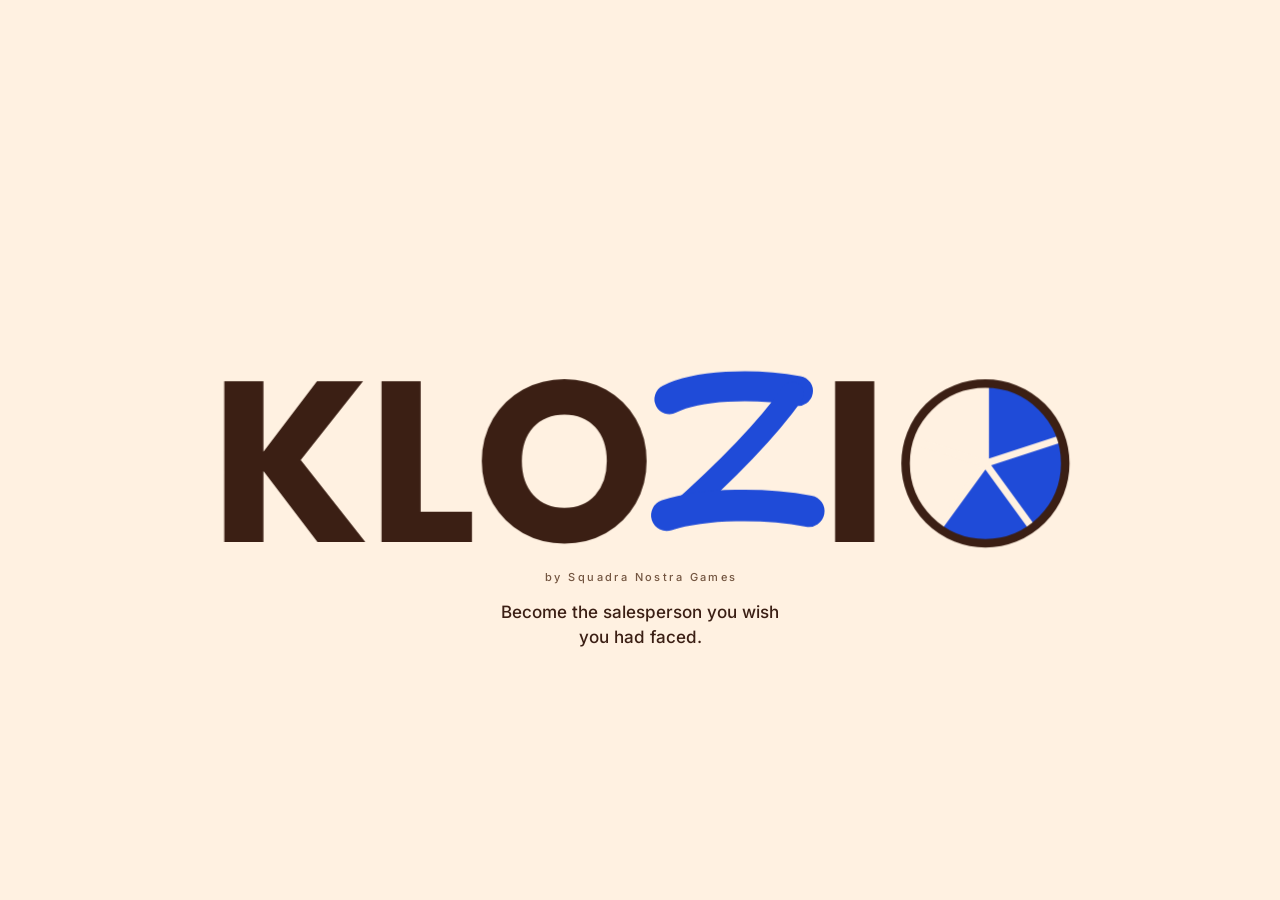
<file: index.html>
<!doctype html>
<html lang="fr" data-static="fr">
<head>
<meta charset="utf-8">
<meta name="viewport" content="width=device-width,initial-scale=1,viewport-fit=cover">
<meta name="theme-color" content="#FFF1E1">
<meta name="color-scheme" content="light dark">
<title>KLOZIO</title>
<link rel="icon" href="assets/icons/favicon-32.png" sizes="32x32" type="image/png">
<link rel="icon" href="public/brand/klozio_z_bleu.svg" type="image/svg+xml">
<link rel="manifest" href="manifest.webmanifest">
<link rel="apple-touch-icon" href="assets/icons/apple-touch-icon.png">
<meta name="apple-mobile-web-app-capable" content="yes">
<meta name="apple-mobile-web-app-status-bar-style" content="default">
<meta name="description" content="Jeu mobile de simulation de vente B2B">
<meta property="og:type" content="website">
<meta property="og:site_name" content="KLOZIO">
<meta property="og:title" content="KLOZIO">
<meta property="og:description" content="Deviens le commercial que tu aurais voulu avoir en face.">
<meta property="og:url" content="https://klozio.app/">
<meta property="og:image" content="https://klozio.app/public/brand/og.png">
<meta property="og:image:width" content="1200">
<meta property="og:image:height" content="630">
<meta property="og:image:alt" content="KLOZIO">
<meta name="twitter:card" content="summary_large_image">
<link rel="preload" href="assets/fonts/outfit-latin.woff2" as="font" type="font/woff2" crossorigin>
<link rel="preload" href="assets/fonts/inter-latin.woff2" as="font" type="font/woff2" crossorigin>
<style id="tokens">:root{--bg:#FFF1E1;--surface:#FFFFFF;--surface-2:#FBE6CF;--line:#EBD3B8;--line-strong:#3B1F14;--fg:#3B1F14;--muted:#735540;--accent:#1F4BD8;--accent-ink:#FFF1E1;--good:#1F4BD8;--mid:#F5A341;--bad:#F26B3A;--skill-ink:#FFF1E1;--hot:#F26B3A;--cold:#8FA8EC;--delta-up:#DCE5FB;--delta-down:#FCE0D6;--sig:#1F4BD8;--stage-p:#1F4BD8;--stage-q:#1F4BD8;--stage-pr:#1F4BD8;--stage-n:#1F4BD8;--stage-c:#1F4BD8;--r-xs:4px;--r-s:7px;--r-m:8px;--r-ml:10px;--r-l:12px;--r-xl:14px;--r-2xl:16px;--r-3xl:20px;--r-pill:999px;--r-round:50%;--shadow-card:0 1px 2px color-mix(in srgb,var(--fg) 8%,transparent);--shadow-marker:0 1px 3px color-mix(in srgb,var(--fg) 35%,transparent);--shadow-edge:0 8px 8px -8px color-mix(in srgb,var(--fg) 25%,transparent);--shadow-float:0 6px 20px color-mix(in srgb,var(--fg) 20%,transparent);--ease:cubic-bezier(0.32, 0.72, 0, 1);--ease-splash-out:cubic-bezier(.22,1,.36,1);--ease-splash-inout:cubic-bezier(.65,0,.35,1);--ease-splash-pop:cubic-bezier(.34,1.4,.64,1);--dur-switch:150ms;--dur-toast:200ms;--dur-boot:250ms;color-scheme:light dark}</style>
<link rel="stylesheet" href="src/ui/fonts.css">
<link rel="stylesheet" href="src/ui/app.css">
<link rel="preload" href="i18n/fr.json" as="fetch" crossorigin>
<link rel="modulepreload" href="src/main.js">
<link rel="modulepreload" href="src/config.js">
<link rel="modulepreload" href="src/content/editions/index.js">
<link rel="modulepreload" href="src/content/texts.js">
<link rel="modulepreload" href="src/core/price.js">
<link rel="modulepreload" href="src/core/lang.js">
<link rel="modulepreload" href="src/core/save.js">
<link rel="modulepreload" href="src/core/router.js">
<link rel="modulepreload" href="src/ui/theme.js">
<link rel="modulepreload" href="src/ui/tokens.js">
<link rel="modulepreload" href="src/ui/splash.js">
<link rel="modulepreload" href="src/game/daily.js">
<link rel="modulepreload" href="src/core/rng.js">
<link rel="modulepreload" href="src/ui/dom.js">
<link rel="modulepreload" href="src/ui/screens/home.js">
<link rel="modulepreload" href="src/content/contact.js">
<link rel="modulepreload" href="src/ui/wheel.js">
<link rel="modulepreload" href="src/ui/feel.js">
<link rel="modulepreload" href="src/ui/icons.js">
<link rel="modulepreload" href="src/game/progress.js">
<link rel="modulepreload" href="src/ui/revenue.js">
<link rel="modulepreload" href="src/ui/screens/campaign.js">
<link rel="modulepreload" href="src/ui/illustrations.js">
<link rel="modulepreload" href="src/game/campaign.js">
<link rel="modulepreload" href="src/ui/screens/first-visit.js">
<link rel="modulepreload" href="src/access/team.js">
<link rel="modulepreload" href="src/access/client.js">
<link rel="modulepreload" href="src/ui/screens/team.js">
<link rel="modulepreload" href="src/ui/lang.js">
<link rel="modulepreload" href="src/ui/screens/home-desktop.js">
<link rel="modulepreload" href="src/game/pacing.js">
<link rel="modulepreload" href="src/game/duel.js">
<link rel="modulepreload" href="src/game/deal.js">
<link rel="modulepreload" href="src/ui/screens/hero-home.js">
<link rel="modulepreload" href="src/content/hero.js">
<link rel="modulepreload" href="src/ui/hero.js">
<link rel="modulepreload" href="src/ui/desktop.js">
<link rel="modulepreload" href="src/core/play.js">
<link rel="modulepreload" href="src/audio/sound.js">
<link rel="modulepreload" href="src/ui/toast.js">
<link rel="modulepreload" href="src/measure/beacon.js">
<link rel="modulepreload" href="src/content/editions/ae/edition.js">
<link rel="modulepreload" href="src/content/editions/ae/texts.js">
<!-- M22 : html.js (le héros de l'accueil ne s'anime qu'avec JavaScript). Écran de démarrage (html.boot-on) : seulement
     si le premier écran publié (héros statique, data-static, écrit par npm run dist) n'est pas celui que le jeu va
     dessiner : visite suivante, autre édition ou autre langue, lien profond, ou pas de héros statique (développement).
     Même choix de langue que src/core/lang.js pickLang. Retiré par src/main.js (au moins config.splash.bootMinMs, ou
     jusqu'au chargement). Sans script : pas d'écran de démarrage, le héros statique se lit tel quel. -->
<script>(function(d){d.classList.add('js');var ok=false;try{var s=d.getAttribute('data-static'),q=new URLSearchParams(location.search),L=['fr','en'],
g=function(k){return JSON.parse(localStorage.getItem(k)||'null')},p=g('klozio.prefs.v1')||{},c=function(l){return L.indexOf(l)>=0?l:null},
l=c(d.getAttribute('data-lang'))||c(q.get('lang'))||c(p.lang)||c(q.get('from'))||(/^en/i.test(navigator.language||'')?'en':'fr'),
e=p.edition||'ae',v=g('klozio.'+e+'.save.v1');ok=!!s&&s===l&&e==='ae'&&!(v&&v.deals&&v.deals.length)&&!g('klozio.save.v1')&&!g('klozio.sales.v1')
&&!q.has('deal')&&!q.has('defi')&&!q.has('code')}catch(x){}if(!ok)d.classList.add('boot-on')})(document.documentElement)</script>
<style>.boot{position:fixed;inset:0;z-index:15;display:none;place-items:center;background:#FFF1E1;transition:opacity .25s}
.boot-on .boot{display:grid}.boot img{width:72vw;max-width:440px;height:auto}.boot.out{opacity:0;pointer-events:none}</style>
</head>
<body>
<div class="boot" id="boot" aria-hidden="true"><img src="public/brand/klozio_wordmark_chocolat_bleu.svg" alt="" width="475" height="156"></div>
<main class="app static" id="app"><div class="home-top"><h1 class="wordmark"><img src="public/brand/klozio_wordmark_chocolat_bleu.svg" alt="KLOZIO" width="475" height="156"></h1></div><div class="hero-page"><h2 class="hero-title" id="fv-title">Ton premier deal. 3 minutes. Tu signes ou tu perds.</h2><section class="card hero" aria-label="Une décision du jeu" data-hero="no-show"><div class="hero-top"><span class="eyebrow">Le no-show</span><span class="hero-temp">Température du deal<b class="mono hero-num">40</b><span class="delta up hero-delta" aria-hidden="true"></span></span></div><p class="hero-who">Directrice marketing · groupe agroalimentaire</p><p class="hero-ctx">Elle a accepté un rendez-vous pris par votre SDR. Vous ne l'avez jamais eue en direct.</p><h3 class="hero-ask" id="hero-ask">Que faites-vous avant le rendez-vous ?</h3><div class="opts hero-opts" role="group" aria-labelledby="hero-ask"><button class="opt hero-opt" type="button" data-i="0" aria-label="Option 1 : Vous préparez la démo à partir des notes du SDR, qui semblent complètes et bien détaillées."><span class="num" aria-hidden="true">1</span><span class="txt">Vous préparez la démo à partir des notes du SDR, qui semblent complètes et bien détaillées.</span></button><button class="opt hero-opt" type="button" data-i="1" aria-label="Option 2 : Vous lui écrivez vous-même, avec une question sur un lancement récent, pour créer un lien."><span class="num" aria-hidden="true">2</span><span class="txt">Vous lui écrivez vous-même, avec une question sur un lancement récent, pour créer un lien.</span></button><button class="opt hero-opt" type="button" data-i="2" aria-label="Option 3 : Vous attendez le rendez-vous : elle a accepté l'invitation dans son agenda, c'est acquis."><span class="num" aria-hidden="true">3</span><span class="txt">Vous attendez le rendez-vous : elle a accepté l'invitation dans son agenda, c'est acquis.</span></button></div><div class="hero-verdict" aria-live="polite"></div><p class="hero-note">Exemple · deal gratuit</p></section><div class="hero-actions"><button class="cta hero-play" type="button">Jouer</button><div class="cred-slot"><p class="cred">200 situations concrètes, écrites par un VP Sales, 20 ans de terrain.</p></div><button class="link fv-all" type="button">Voir tous les deals</button></div></div></main>
<script type="module" src="src/main.js"></script>
</body>
</html>
</file>
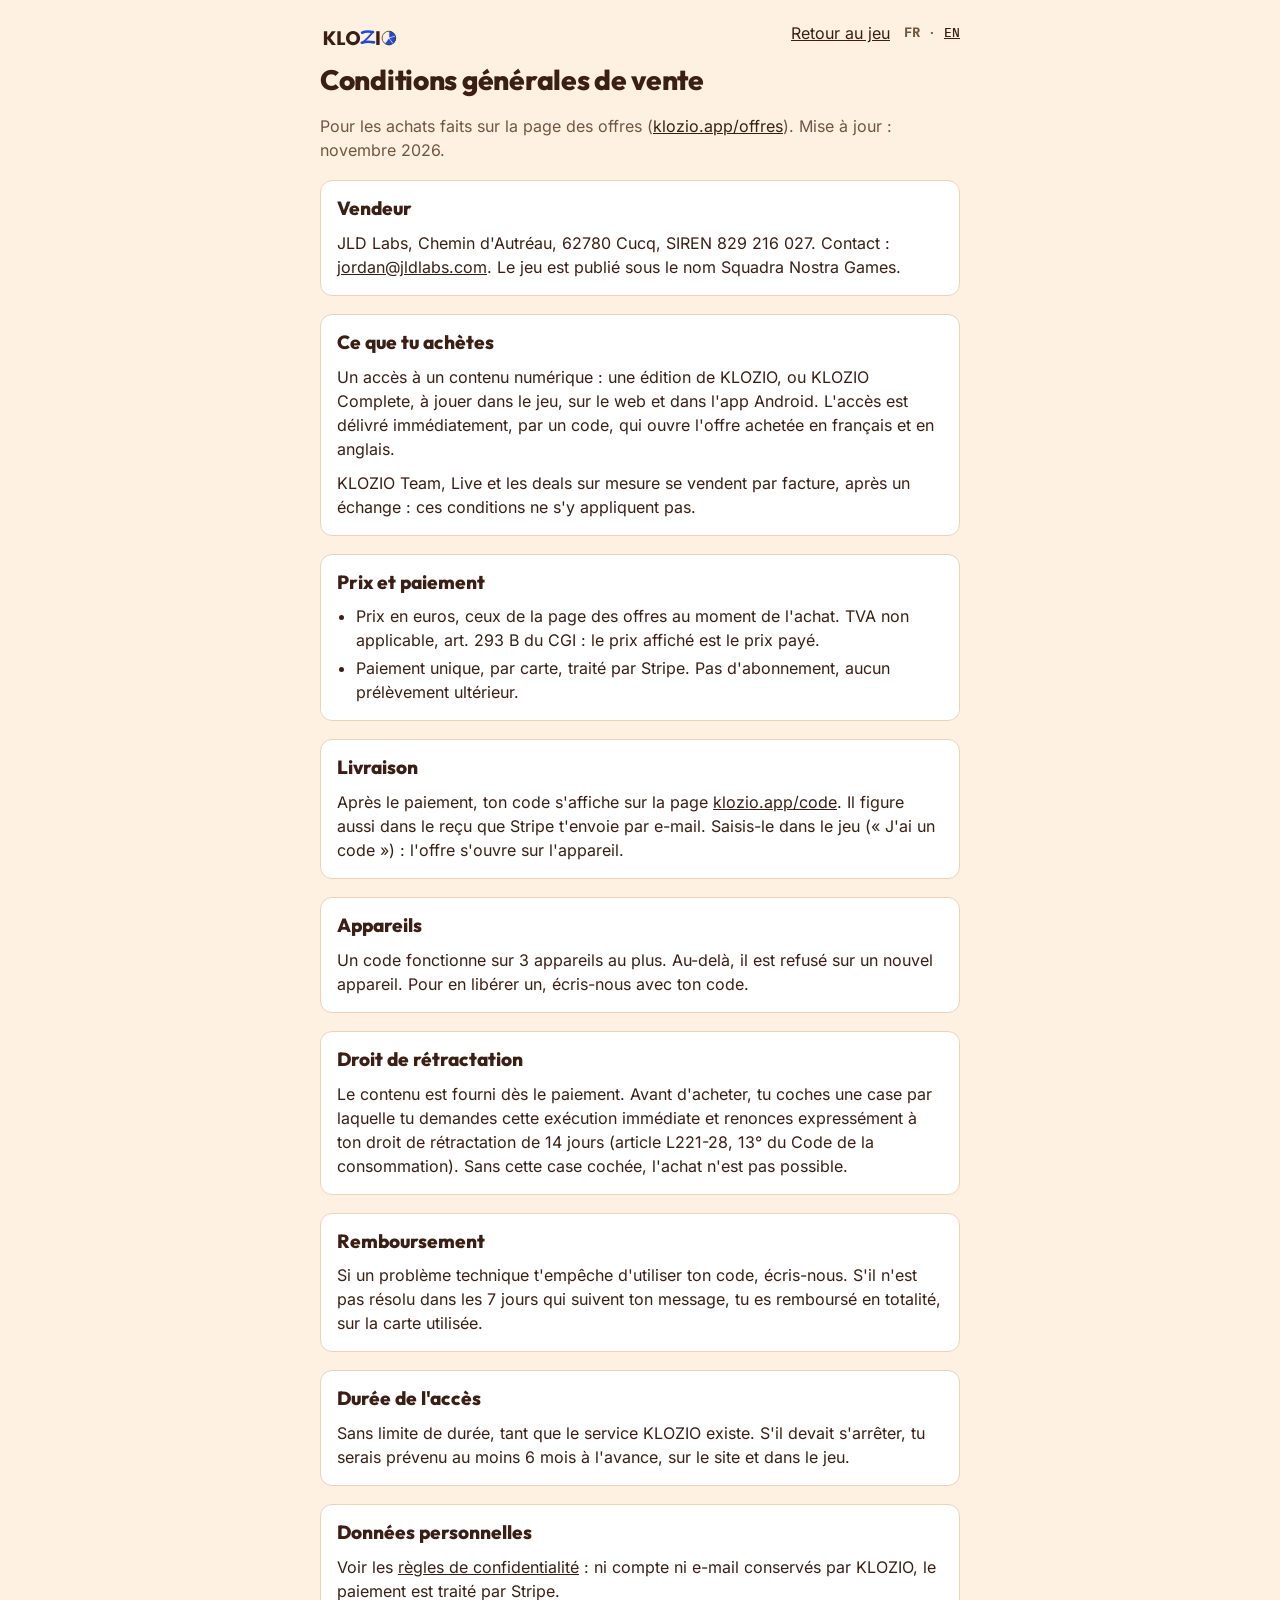
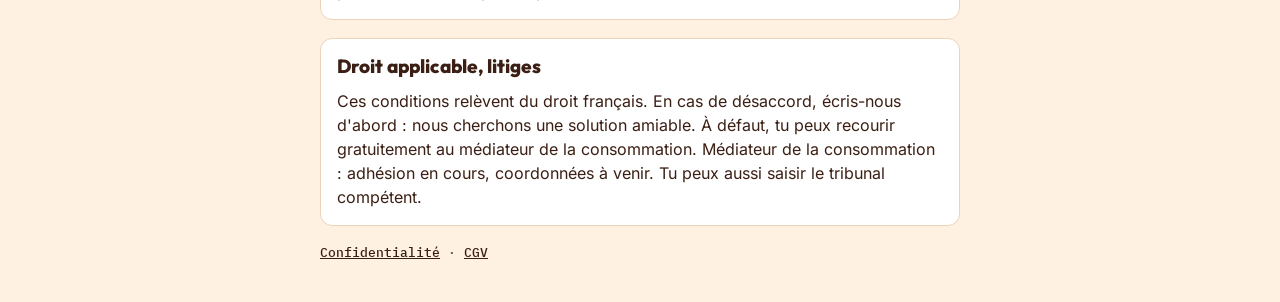
<file: cgv/index.html>
<!doctype html>
<html lang="fr">
<head>
<meta charset="utf-8">
<meta name="viewport" content="width=device-width,initial-scale=1,viewport-fit=cover">
<title>KLOZIO · Conditions générales de vente</title>
<meta name="description" content="Conditions générales de vente des offres KLOZIO, vendues par JLD Labs.">
<meta name="theme-color" content="#FFF1E1">
<link rel="icon" href="../assets/icons/favicon-32.png" sizes="32x32">
<link rel="stylesheet" href="../src/ui/fonts.css">
<!-- Généré par scripts/confidentialite.js (npm run dist) depuis i18n/fr.json. -->
<style>
:root{--bg:#FFF1E1;--surface:#FFFFFF;--line:#EBD3B8;--fg:#3B1F14;--muted:#735540;--accent:#1F4BD8;
  --display:"Outfit",ui-sans-serif,system-ui,sans-serif;--body:"Inter",ui-sans-serif,system-ui,sans-serif;--mono:"IBM Plex Mono",ui-monospace,Menlo,monospace}
*{box-sizing:border-box}
html{-webkit-text-size-adjust:100%;text-size-adjust:100%}
body{margin:0;background:var(--bg);color:var(--fg);font:400 16px/1.5 var(--body);padding:0 max(16px,env(safe-area-inset-right,0px)) 0 max(16px,env(safe-area-inset-left,0px))}
main{max-width:640px;margin:0 auto;padding:20px 0 40px;display:flex;flex-direction:column;gap:18px}
h1{font:800 28px/1.15 var(--display);letter-spacing:-.01em;margin:0}
h2{font:700 19px/1.25 var(--display);margin:0}
p,ul{margin:0}
ul{padding-left:1.2em;display:flex;flex-direction:column;gap:4px}
a{color:var(--fg)}
code{font:500 14px/1.4 var(--mono)}
.top{display:flex;justify-content:space-between;align-items:center;gap:12px}
.top img{height:26px;width:auto;display:block}
.nav{display:flex;align-items:center;gap:14px}
.langs{font:500 13px/1.4 var(--mono);color:var(--muted)}
.card{background:var(--surface);border:1px solid var(--line);border-radius:12px;padding:16px;display:flex;flex-direction:column;gap:10px}
.muted{color:var(--muted)}
.foot{font:500 13px/1.4 var(--mono);color:var(--muted)}
a:focus-visible{outline:3px solid var(--accent);outline-offset:2px}
</style>
</head>
<body>
<main>
  <div class="top"><a href="../"><img src="../public/brand/klozio_wordmark_chocolat_bleu.svg" alt="KLOZIO" width="130" height="26"></a><span class="nav"><a href="../">Retour au jeu</a><span class="langs"><b lang="fr">FR</b> · <a href="../en/terms/" lang="en" hreflang="en">EN</a></span></span></div>
  <h1>Conditions générales de vente</h1>
  <p class="muted">Pour les achats faits sur la page des offres (<a href="../offres/">klozio.app/offres</a>). Mise à jour : novembre 2026.</p>
  <section class="card">
    <h2>Vendeur</h2>
    <p>JLD Labs, Chemin d'Autréau, 62780 Cucq, SIREN 829 216 027. Contact : <a href="mailto:jordan@jldlabs.com?subject=KLOZIO%20CGV">jordan@jldlabs.com</a>. Le jeu est publié sous le nom Squadra Nostra Games.</p>
  </section>
  <section class="card">
    <h2>Ce que tu achètes</h2>
    <p>Un accès à un contenu numérique : une édition de KLOZIO, ou KLOZIO Complete, à jouer dans le jeu, sur le web et dans l'app Android. L'accès est délivré immédiatement, par un code, qui ouvre l'offre achetée en français et en anglais.</p>
    <p>KLOZIO Team, Live et les deals sur mesure se vendent par facture, après un échange : ces conditions ne s'y appliquent pas.</p>
  </section>
  <section class="card">
    <h2>Prix et paiement</h2>
    <ul>
      <li>Prix en euros, ceux de la page des offres au moment de l'achat. TVA non applicable, art. 293 B du CGI : le prix affiché est le prix payé.</li>
      <li>Paiement unique, par carte, traité par Stripe. Pas d'abonnement, aucun prélèvement ultérieur.</li>
    </ul>
  </section>
  <section class="card">
    <h2>Livraison</h2>
    <p>Après le paiement, ton code s'affiche sur la page <a href="../code/">klozio.app/code</a>. Il figure aussi dans le reçu que Stripe t'envoie par e-mail. Saisis-le dans le jeu (« J'ai un code ») : l'offre s'ouvre sur l'appareil.</p>
  </section>
  <section class="card">
    <h2>Appareils</h2>
    <p>Un code fonctionne sur 3 appareils au plus. Au-delà, il est refusé sur un nouvel appareil. Pour en libérer un, écris-nous avec ton code.</p>
  </section>
  <section class="card">
    <h2>Droit de rétractation</h2>
    <p>Le contenu est fourni dès le paiement. Avant d'acheter, tu coches une case par laquelle tu demandes cette exécution immédiate et renonces expressément à ton droit de rétractation de 14 jours (article L221-28, 13° du Code de la consommation). Sans cette case cochée, l'achat n'est pas possible.</p>
  </section>
  <section class="card">
    <h2>Remboursement</h2>
    <p>Si un problème technique t'empêche d'utiliser ton code, écris-nous. S'il n'est pas résolu dans les 7 jours qui suivent ton message, tu es remboursé en totalité, sur la carte utilisée.</p>
  </section>
  <section class="card">
    <h2>Durée de l'accès</h2>
    <p>Sans limite de durée, tant que le service KLOZIO existe. S'il devait s'arrêter, tu serais prévenu au moins 6 mois à l'avance, sur le site et dans le jeu.</p>
  </section>
  <section class="card">
    <h2>Données personnelles</h2>
    <p>Voir les <a href="../confidentialite/">règles de confidentialité</a> : ni compte ni e-mail conservés par KLOZIO, le paiement est traité par Stripe.</p>
  </section>
  <section class="card">
    <h2>Droit applicable, litiges</h2>
    <p>Ces conditions relèvent du droit français. En cas de désaccord, écris-nous d'abord : nous cherchons une solution amiable. À défaut, tu peux recourir gratuitement au médiateur de la consommation. Médiateur de la consommation : adhésion en cours, coordonnées à venir. Tu peux aussi saisir le tribunal compétent.</p>
  </section>
  <p class="foot"><a href="../confidentialite/">Confidentialité</a> · <a href="../cgv/">CGV</a></p>
</main>
</body>
</html>
</file>
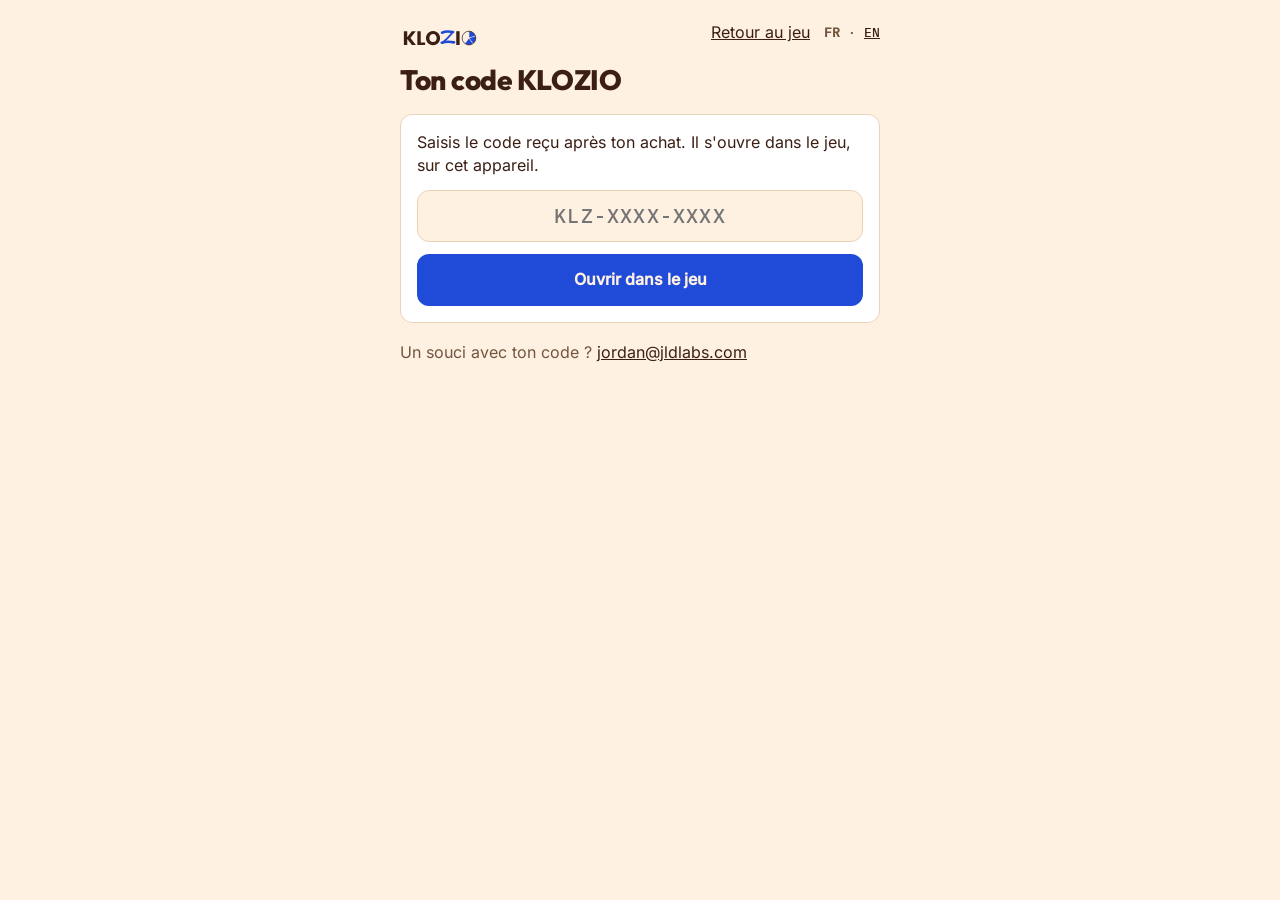
<file: code/index.html>
<!doctype html>
<html lang="fr">
<head>
<meta charset="utf-8">
<meta name="viewport" content="width=device-width,initial-scale=1,viewport-fit=cover">
<title>KLOZIO · Ton code</title>
<meta name="robots" content="noindex">
<meta name="referrer" content="no-referrer">
<meta name="theme-color" content="#FFF1E1">
<link rel="icon" href="../assets/icons/favicon-32.png" sizes="32x32">
<link rel="stylesheet" href="../src/ui/fonts.css">
<!-- Généré par scripts/code-page.js (npm run dist) depuis i18n/fr.json. -->
<style>
:root{--bg:#FFF1E1;--surface:#FFFFFF;--line:#EBD3B8;--fg:#3B1F14;--muted:#735540;--accent:#1F4BD8;--accent-ink:#FFF1E1;
  --display:"Outfit",ui-sans-serif,system-ui,sans-serif;--body:"Inter",ui-sans-serif,system-ui,sans-serif;--mono:"IBM Plex Mono",ui-monospace,Menlo,monospace}
*{box-sizing:border-box}
html{-webkit-text-size-adjust:100%;text-size-adjust:100%}
body{margin:0;background:var(--bg);color:var(--fg);font:400 16px/1.45 var(--body);padding:0 max(16px,env(safe-area-inset-right,0px)) 0 max(16px,env(safe-area-inset-left,0px))}
main{max-width:480px;margin:0 auto;padding:20px 0 32px;display:flex;flex-direction:column;gap:18px}
h1{font:800 28px/1.15 var(--display);letter-spacing:-.01em;margin:0}
p{margin:0}
a{color:var(--fg)}
.top{display:flex;justify-content:space-between;align-items:center;gap:12px}
.top img{height:26px;width:auto;display:block}
.nav{display:flex;align-items:center;gap:14px}
.langs{font:500 13px/1.4 var(--mono);color:var(--muted)}
.card{background:var(--surface);border:1px solid var(--line);border-radius:12px;padding:16px;display:flex;flex-direction:column;gap:12px}
.muted{color:var(--muted)}
.code{font:600 30px/1.2 var(--mono);letter-spacing:.06em;text-align:center;color:var(--fg);user-select:all;overflow-wrap:anywhere}
.what{font:500 14px/1.4 var(--mono);text-align:center}
input{min-height:52px;width:100%;font:500 20px/1.2 var(--mono);letter-spacing:.06em;text-transform:uppercase;text-align:center;color:var(--fg);background:var(--bg);border:1.5px solid var(--line);border-radius:12px;padding:10px}
.cta,.ghost{min-height:52px;display:flex;align-items:center;justify-content:center;width:100%;border-radius:12px;padding:12px 16px;font:600 16px/1.2 var(--body);text-decoration:none;cursor:pointer}
.cta{background:var(--accent);color:var(--accent-ink);border:0}
.ghost{background:none;border:1.5px solid var(--fg);color:var(--fg);font-weight:500}
.bad{color:#B3261E}
a:focus-visible,button:focus-visible,input:focus-visible{outline:3px solid var(--accent);outline-offset:2px}
[hidden]{display:none!important}
</style>
</head>
<body>
<main>
  <div class="top"><a href="../"><img src="../public/brand/klozio_wordmark_chocolat_bleu.svg" alt="KLOZIO" width="130" height="26"></a><span class="nav"><a href="../">Retour au jeu</a><span class="langs"><b lang="fr">FR</b> · <a href="../en/code/" lang="en" hreflang="en">EN</a></span></span></div>
  <h1>Ton code KLOZIO</h1>
  <section class="card" id="bought" hidden>
    <p class="muted" id="status" role="status">Paiement reçu. Ton code arrive…</p>
    <div id="done" hidden>
      <p class="code" id="code"></p>
      <p class="what" id="what"></p>
    </div>
    <p id="keep" hidden><b>Ton code marche sur 3 appareils. Garde-le.</b> Note-le ou fais une capture. Pas de compte, pas de mot de passe.</p>
    <a class="cta" id="open" href="../" hidden>Ouvrir le jeu avec ce code</a>
    <button class="ghost" type="button" id="copy" hidden>Copier le code</button>
  </section>
  <form class="card" id="enter" hidden>
    <label for="input">Saisis le code reçu après ton achat. Il s'ouvre dans le jeu, sur cet appareil.</label>
    <input id="input" name="code" type="text" placeholder="KLZ-XXXX-XXXX" autocomplete="off" autocapitalize="characters" spellcheck="false" maxlength="20" enterkeyhint="go">
    <p class="bad" id="bad" role="alert" hidden>Code illisible. Format attendu : KLZ-XXXX-XXXX.</p>
    <button class="cta" type="submit">Ouvrir dans le jeu</button>
  </form>
  <p class="muted">Un souci avec ton code ? <a id="mail" href="mailto:jordan@jldlabs.com?subject=KLOZIO%20code">jordan@jldlabs.com</a></p>
</main>
<script type="module">
const data = {"endpoint":"https://klozio-stats.jldlabs.workers.dev","param":"code","game":"../","names":{"ae":"Édition AE","sales-vp":"Édition VP","sales-sdr":"Édition SDR","all":"KLOZIO Complete"},"contact":"jordan@jldlabs.com","workerMessages":true,"errors":{"network":"Pas de connexion. Réessaie quand tu es en ligne.","unknown":"Ce code n'existe pas. Vérifie-le.","revoked":"Ce code n'est plus actif.","seats":"Ce code a atteint son nombre d'appareils.","edition":"Ce code n'ouvre pas cette édition.","device":"Saisis d'abord ton code sur cet appareil.","limit":"Trop d'essais. Réessaie dans une heure.","forbidden":"Action refusée.","team":"Ce code n'est pas un code d'équipe.","pseudo":"Pseudo : 2 à 20 lettres, chiffres ou espaces.","pending":"Paiement pas encore confirmé. Réessaie dans un instant.","purchase":"Achat introuvable. Écris-nous, on te renvoie ton code.","invalid":"Demande invalide."},"server":"Serveur injoignable. Recharge la page dans un instant.","copied":"Copié","prefsKey":"klozio.prefs.v1","langPages":{"en":"../en/code/"}};
const $ = (id) => document.getElementById(id);
const play = (code) => `${data.game}${data.game.includes('?') ? '&' : '?'}${data.param}=${encodeURIComponent(code)}`;
const session = new URLSearchParams(location.search).get('session_id');
let saved = null;
try { saved = JSON.parse(localStorage.getItem(data.prefsKey) || 'null')?.lang ?? null; } catch { /* sans stockage */ }
const away = session && data.langPages?.[saved];
if (away) location.replace(`${away}${location.search}`);

function show(r) {
  $('status').hidden = true;
  $('done').hidden = false;
  $('code').textContent = r.code;
  $('what').textContent = r.kind === 'all' ? data.names.all : data.names[r.editions[0]] ?? '';
  $('keep').hidden = false;
  $('open').href = play(r.code);
  $('open').hidden = false;
  if (navigator.clipboard) {
    $('copy').hidden = false;
    $('copy').onclick = () => navigator.clipboard.writeText(r.code).then(() => { $('copy').textContent = data.copied; }, () => {});
  }
}

async function fetchCode(tries = 0) {
  let res;
  try {
    res = await fetch(`${data.endpoint}/stripe/code?session_id=${encodeURIComponent(session)}`);
  } catch {
    res = null;
  }
  const body = res ? await res.json().catch(() => ({})) : {};
  if (res?.ok) return show(body);
  // Paiement pas encore confirmé, ou réseau coupé : on réessaie quelques fois.
  if ((!res || res.status === 409) && tries < 10) return setTimeout(() => fetchCode(tries + 1), 2000);
  $('status').textContent = (data.workerMessages && body.message) || data.errors[body.error] || data.server;
  $('status').className = 'bad';
  return undefined;
}

if (away) {
  // redirection vers la page de la langue mémorisée en cours
} else if (session) {
  $('bought').hidden = false;
  fetchCode();
} else {
  $('enter').hidden = false;
  $('enter').addEventListener('submit', (ev) => {
    ev.preventDefault();
    const raw = $('input').value.toUpperCase().replace(/[\s-]/g, '');
    const ok = /^KLZ[2-9A-HJ-NP-Z]{8}$/.test(raw);
    $('bad').hidden = ok;
    if (ok) location.assign(play(`KLZ-${raw.slice(3, 7)}-${raw.slice(7)}`));
  });
}
</script>
</body>
</html>
</file>
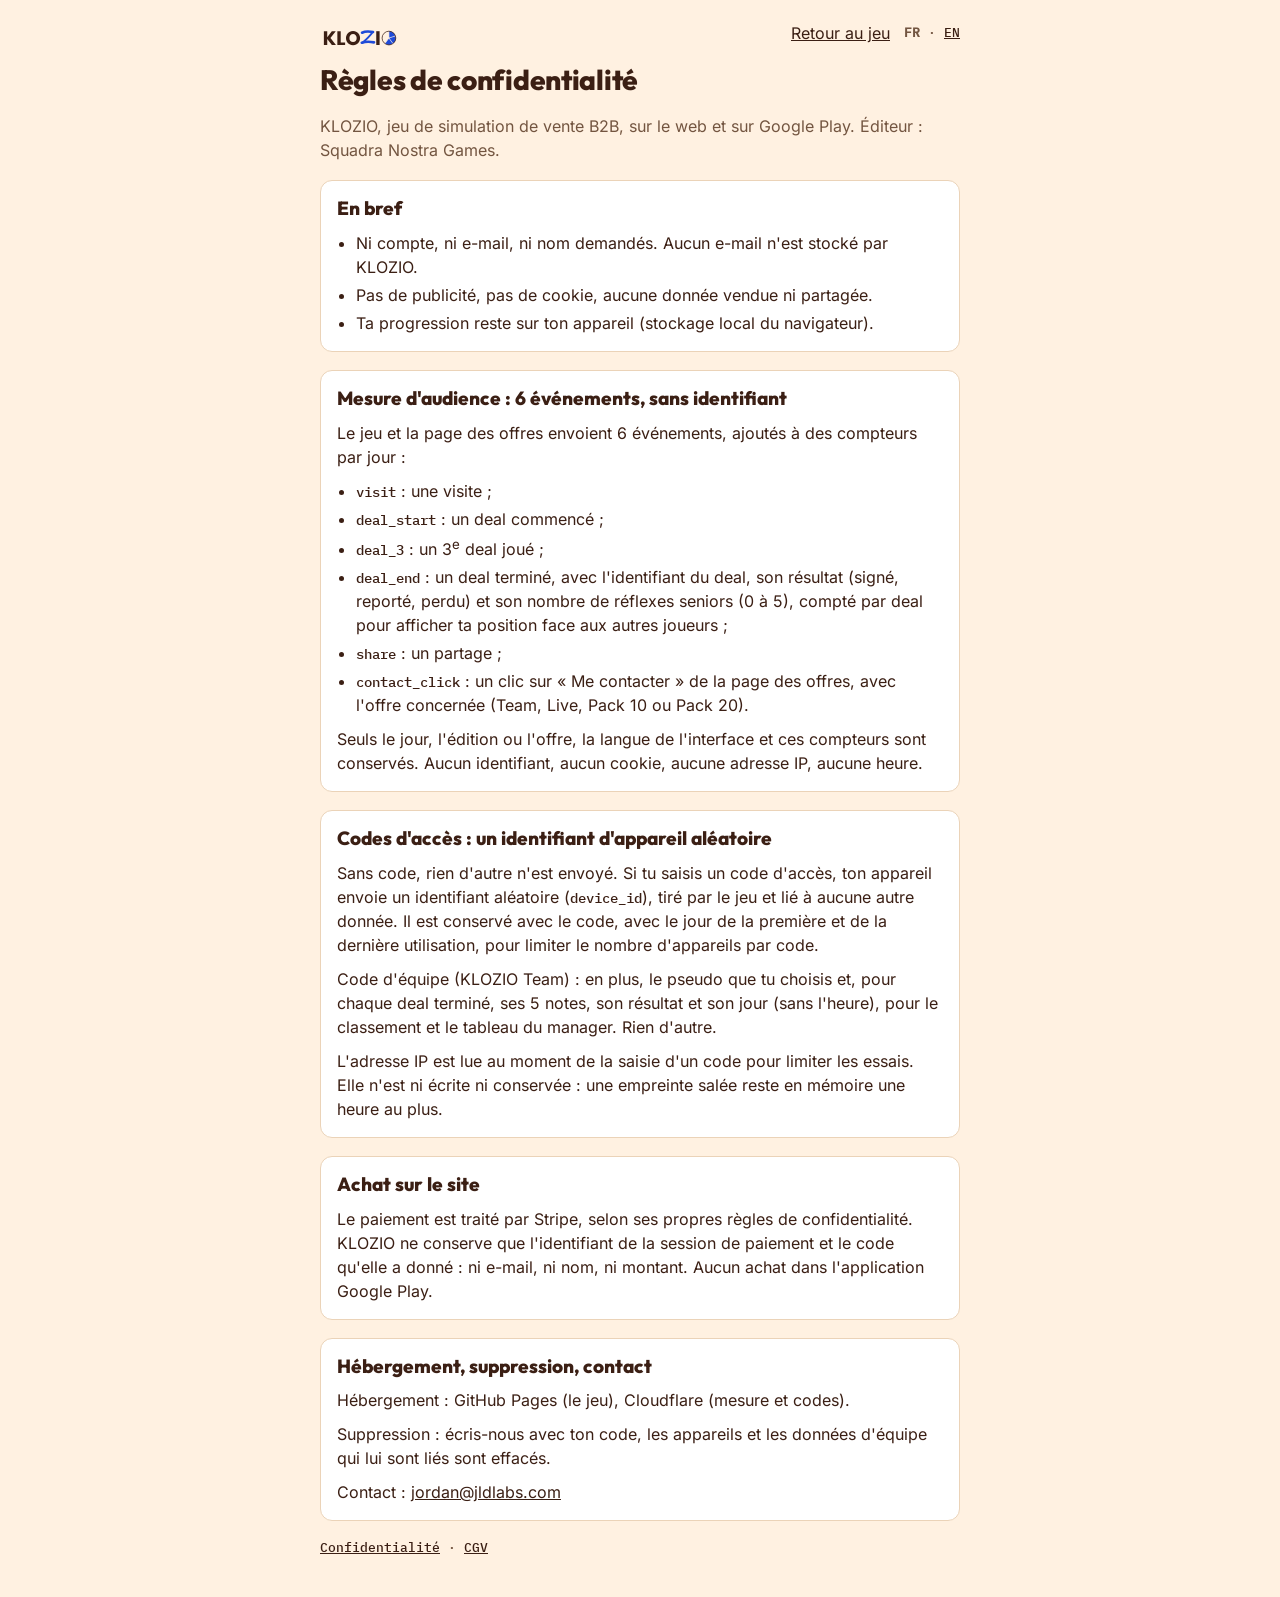
<file: confidentialite/index.html>
<!doctype html>
<html lang="fr">
<head>
<meta charset="utf-8">
<meta name="viewport" content="width=device-width,initial-scale=1,viewport-fit=cover">
<title>KLOZIO · Règles de confidentialité</title>
<meta name="description" content="Règles de confidentialité de KLOZIO, jeu édité par Squadra Nostra Games.">
<meta name="theme-color" content="#FFF1E1">
<link rel="icon" href="../assets/icons/favicon-32.png" sizes="32x32">
<link rel="stylesheet" href="../src/ui/fonts.css">
<!-- Généré par scripts/confidentialite.js (npm run dist) depuis i18n/fr.json. -->
<style>
:root{--bg:#FFF1E1;--surface:#FFFFFF;--line:#EBD3B8;--fg:#3B1F14;--muted:#735540;--accent:#1F4BD8;
  --display:"Outfit",ui-sans-serif,system-ui,sans-serif;--body:"Inter",ui-sans-serif,system-ui,sans-serif;--mono:"IBM Plex Mono",ui-monospace,Menlo,monospace}
*{box-sizing:border-box}
html{-webkit-text-size-adjust:100%;text-size-adjust:100%}
body{margin:0;background:var(--bg);color:var(--fg);font:400 16px/1.5 var(--body);padding:0 max(16px,env(safe-area-inset-right,0px)) 0 max(16px,env(safe-area-inset-left,0px))}
main{max-width:640px;margin:0 auto;padding:20px 0 40px;display:flex;flex-direction:column;gap:18px}
h1{font:800 28px/1.15 var(--display);letter-spacing:-.01em;margin:0}
h2{font:700 19px/1.25 var(--display);margin:0}
p,ul{margin:0}
ul{padding-left:1.2em;display:flex;flex-direction:column;gap:4px}
a{color:var(--fg)}
code{font:500 14px/1.4 var(--mono)}
.top{display:flex;justify-content:space-between;align-items:center;gap:12px}
.top img{height:26px;width:auto;display:block}
.nav{display:flex;align-items:center;gap:14px}
.langs{font:500 13px/1.4 var(--mono);color:var(--muted)}
.card{background:var(--surface);border:1px solid var(--line);border-radius:12px;padding:16px;display:flex;flex-direction:column;gap:10px}
.muted{color:var(--muted)}
.foot{font:500 13px/1.4 var(--mono);color:var(--muted)}
a:focus-visible{outline:3px solid var(--accent);outline-offset:2px}
</style>
</head>
<body>
<main>
  <div class="top"><a href="../"><img src="../public/brand/klozio_wordmark_chocolat_bleu.svg" alt="KLOZIO" width="130" height="26"></a><span class="nav"><a href="../">Retour au jeu</a><span class="langs"><b lang="fr">FR</b> · <a href="../en/confidentialite/" lang="en" hreflang="en">EN</a></span></span></div>
  <h1>Règles de confidentialité</h1>
  <p class="muted">KLOZIO, jeu de simulation de vente B2B, sur le web et sur Google Play. Éditeur : Squadra Nostra Games.</p>
  <section class="card">
    <h2>En bref</h2>
    <ul>
      <li>Ni compte, ni e-mail, ni nom demandés. Aucun e-mail n'est stocké par KLOZIO.</li>
      <li>Pas de publicité, pas de cookie, aucune donnée vendue ni partagée.</li>
      <li>Ta progression reste sur ton appareil (stockage local du navigateur).</li>
    </ul>
  </section>
  <section class="card">
    <h2>Mesure d'audience : 6 événements, sans identifiant</h2>
    <p>Le jeu et la page des offres envoient 6 événements, ajoutés à des compteurs par jour :</p>
    <ul>
      <li><code>visit</code> : une visite ;</li>
      <li><code>deal_start</code> : un deal commencé ;</li>
      <li><code>deal_3</code> : un 3<sup>e</sup> deal joué ;</li>
      <li><code>deal_end</code> : un deal terminé, avec l'identifiant du deal, son résultat (signé, reporté, perdu) et son nombre de réflexes seniors (0 à 5), compté par deal pour afficher ta position face aux autres joueurs ;</li>
      <li><code>share</code> : un partage ;</li>
      <li><code>contact_click</code> : un clic sur « Me contacter » de la page des offres, avec l'offre concernée (Team, Live, Pack 10 ou Pack 20).</li>
    </ul>
    <p>Seuls le jour, l'édition ou l'offre, la langue de l'interface et ces compteurs sont conservés. Aucun identifiant, aucun cookie, aucune adresse IP, aucune heure.</p>
  </section>
  <section class="card">
    <h2>Codes d'accès : un identifiant d'appareil aléatoire</h2>
    <p>Sans code, rien d'autre n'est envoyé. Si tu saisis un code d'accès, ton appareil envoie un identifiant aléatoire (<code>device_id</code>), tiré par le jeu et lié à aucune autre donnée. Il est conservé avec le code, avec le jour de la première et de la dernière utilisation, pour limiter le nombre d'appareils par code.</p>
    <p>Code d'équipe (KLOZIO Team) : en plus, le pseudo que tu choisis et, pour chaque deal terminé, ses 5 notes, son résultat et son jour (sans l'heure), pour le classement et le tableau du manager. Rien d'autre.</p>
    <p>L'adresse IP est lue au moment de la saisie d'un code pour limiter les essais. Elle n'est ni écrite ni conservée : une empreinte salée reste en mémoire une heure au plus.</p>
  </section>
  <section class="card">
    <h2>Achat sur le site</h2>
    <p>Le paiement est traité par Stripe, selon ses propres règles de confidentialité. KLOZIO ne conserve que l'identifiant de la session de paiement et le code qu'elle a donné : ni e-mail, ni nom, ni montant. Aucun achat dans l'application Google Play.</p>
  </section>
  <section class="card">
    <h2>Hébergement, suppression, contact</h2>
    <p>Hébergement : GitHub Pages (le jeu), Cloudflare (mesure et codes).</p>
    <p>Suppression : écris-nous avec ton code, les appareils et les données d'équipe qui lui sont liés sont effacés.</p>
    <p>Contact : <a href="mailto:jordan@jldlabs.com?subject=KLOZIO%20confidentialit%C3%A9">jordan@jldlabs.com</a></p>
  </section>
  <p class="foot"><a href="../confidentialite/">Confidentialité</a> · <a href="../cgv/">CGV</a></p>
</main>
</body>
</html>
</file>
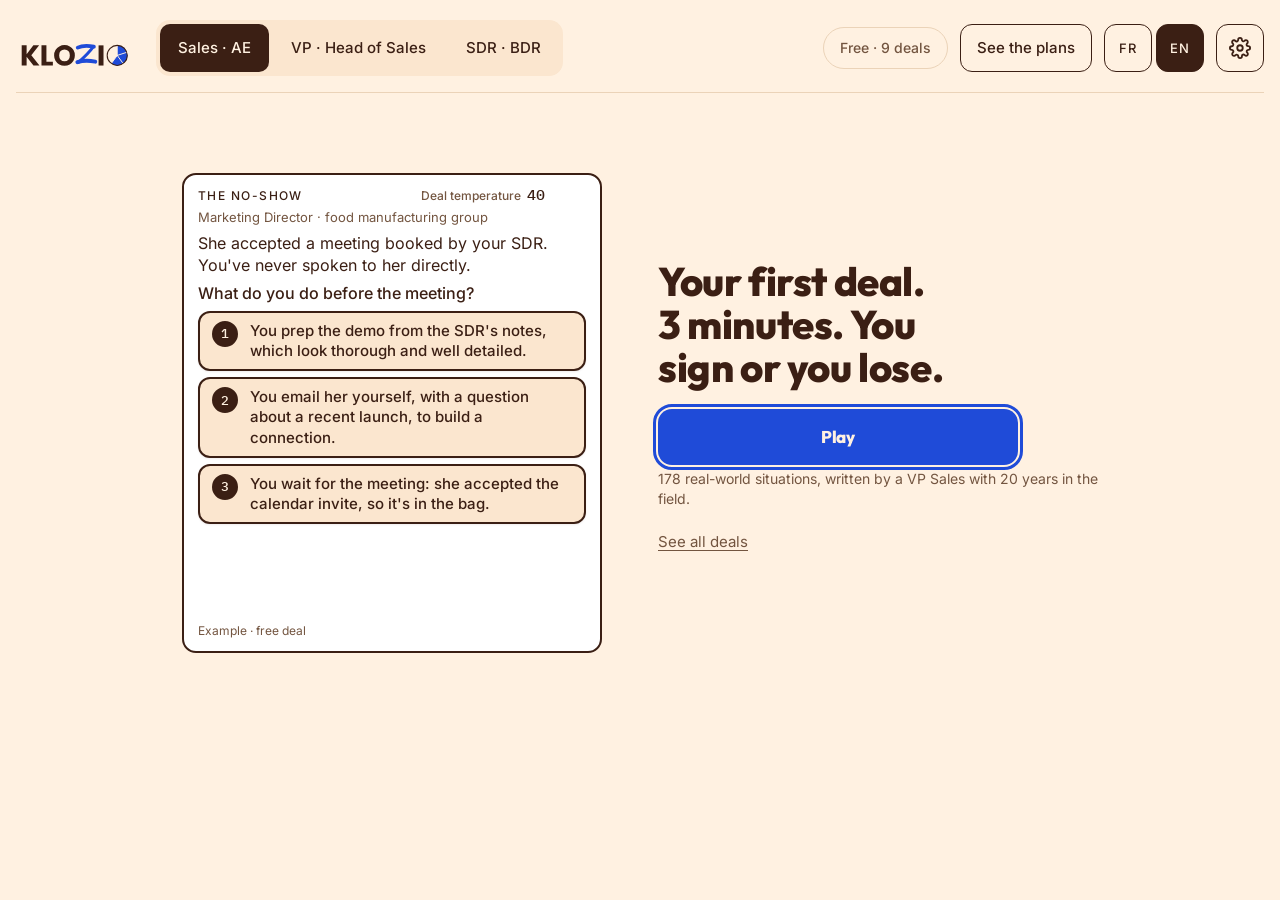
<file: en/index.html>
<!doctype html>
<html lang="en" data-static="en" data-lang="en">
<head>
<meta charset="utf-8">
<base href="../">
<meta name="robots" content="noindex">
<link rel="canonical" href="https://klozio.app/?lang=en">
<meta name="viewport" content="width=device-width,initial-scale=1,viewport-fit=cover">
<meta name="theme-color" content="#FFF1E1">
<meta name="color-scheme" content="light dark">
<title>KLOZIO</title>
<link rel="icon" href="assets/icons/favicon-32.png" sizes="32x32" type="image/png">
<link rel="icon" href="public/brand/klozio_z_bleu.svg" type="image/svg+xml">
<link rel="manifest" href="manifest.webmanifest">
<link rel="apple-touch-icon" href="assets/icons/apple-touch-icon.png">
<meta name="apple-mobile-web-app-capable" content="yes">
<meta name="apple-mobile-web-app-status-bar-style" content="default">
<meta name="description" content="Jeu mobile de simulation de vente B2B">
<meta property="og:type" content="website">
<meta property="og:site_name" content="KLOZIO">
<meta property="og:title" content="KLOZIO">
<meta property="og:description" content="Deviens le commercial que tu aurais voulu avoir en face.">
<meta property="og:url" content="https://klozio.app/">
<meta property="og:image" content="https://klozio.app/public/brand/og.png">
<meta property="og:image:width" content="1200">
<meta property="og:image:height" content="630">
<meta property="og:image:alt" content="KLOZIO">
<meta name="twitter:card" content="summary_large_image">
<link rel="preload" href="assets/fonts/outfit-latin.woff2" as="font" type="font/woff2" crossorigin>
<link rel="preload" href="assets/fonts/inter-latin.woff2" as="font" type="font/woff2" crossorigin>
<style id="tokens">:root{--bg:#FFF1E1;--surface:#FFFFFF;--surface-2:#FBE6CF;--line:#EBD3B8;--line-strong:#3B1F14;--fg:#3B1F14;--muted:#735540;--accent:#1F4BD8;--accent-ink:#FFF1E1;--good:#1F4BD8;--mid:#F5A341;--bad:#F26B3A;--skill-ink:#FFF1E1;--hot:#F26B3A;--cold:#8FA8EC;--delta-up:#DCE5FB;--delta-down:#FCE0D6;--sig:#1F4BD8;--stage-p:#1F4BD8;--stage-q:#1F4BD8;--stage-pr:#1F4BD8;--stage-n:#1F4BD8;--stage-c:#1F4BD8;--r-xs:4px;--r-s:7px;--r-m:8px;--r-ml:10px;--r-l:12px;--r-xl:14px;--r-2xl:16px;--r-3xl:20px;--r-pill:999px;--r-round:50%;--shadow-card:0 1px 2px color-mix(in srgb,var(--fg) 8%,transparent);--shadow-marker:0 1px 3px color-mix(in srgb,var(--fg) 35%,transparent);--shadow-edge:0 8px 8px -8px color-mix(in srgb,var(--fg) 25%,transparent);--shadow-float:0 6px 20px color-mix(in srgb,var(--fg) 20%,transparent);--ease:cubic-bezier(0.32, 0.72, 0, 1);--ease-splash-out:cubic-bezier(.22,1,.36,1);--ease-splash-inout:cubic-bezier(.65,0,.35,1);--ease-splash-pop:cubic-bezier(.34,1.4,.64,1);--dur-switch:150ms;--dur-toast:200ms;--dur-boot:250ms;color-scheme:light dark}</style>
<link rel="stylesheet" href="src/ui/fonts.css">
<link rel="stylesheet" href="src/ui/app.css">
<link rel="preload" href="i18n/en.json" as="fetch" crossorigin>
<link rel="modulepreload" href="src/main.js">
<link rel="modulepreload" href="src/config.js">
<link rel="modulepreload" href="src/content/editions/index.js">
<link rel="modulepreload" href="src/content/texts.js">
<link rel="modulepreload" href="src/core/price.js">
<link rel="modulepreload" href="src/core/lang.js">
<link rel="modulepreload" href="src/core/save.js">
<link rel="modulepreload" href="src/core/router.js">
<link rel="modulepreload" href="src/ui/theme.js">
<link rel="modulepreload" href="src/ui/tokens.js">
<link rel="modulepreload" href="src/ui/splash.js">
<link rel="modulepreload" href="src/game/daily.js">
<link rel="modulepreload" href="src/core/rng.js">
<link rel="modulepreload" href="src/ui/dom.js">
<link rel="modulepreload" href="src/ui/screens/home.js">
<link rel="modulepreload" href="src/content/contact.js">
<link rel="modulepreload" href="src/ui/wheel.js">
<link rel="modulepreload" href="src/ui/feel.js">
<link rel="modulepreload" href="src/ui/icons.js">
<link rel="modulepreload" href="src/game/progress.js">
<link rel="modulepreload" href="src/ui/revenue.js">
<link rel="modulepreload" href="src/ui/screens/campaign.js">
<link rel="modulepreload" href="src/ui/illustrations.js">
<link rel="modulepreload" href="src/game/campaign.js">
<link rel="modulepreload" href="src/ui/screens/first-visit.js">
<link rel="modulepreload" href="src/access/team.js">
<link rel="modulepreload" href="src/access/client.js">
<link rel="modulepreload" href="src/ui/screens/team.js">
<link rel="modulepreload" href="src/ui/lang.js">
<link rel="modulepreload" href="src/ui/screens/home-desktop.js">
<link rel="modulepreload" href="src/game/pacing.js">
<link rel="modulepreload" href="src/game/duel.js">
<link rel="modulepreload" href="src/game/deal.js">
<link rel="modulepreload" href="src/ui/screens/hero-home.js">
<link rel="modulepreload" href="src/content/hero.js">
<link rel="modulepreload" href="src/ui/hero.js">
<link rel="modulepreload" href="src/ui/desktop.js">
<link rel="modulepreload" href="src/core/play.js">
<link rel="modulepreload" href="src/audio/sound.js">
<link rel="modulepreload" href="src/ui/toast.js">
<link rel="modulepreload" href="src/measure/beacon.js">
<link rel="modulepreload" href="src/content/editions/ae/edition.js">
<link rel="modulepreload" href="src/content/editions/ae/texts.js">
<!-- M22 : html.js (le héros de l'accueil ne s'anime qu'avec JavaScript). Écran de démarrage (html.boot-on) : seulement
     si le premier écran publié (héros statique, data-static, écrit par npm run dist) n'est pas celui que le jeu va
     dessiner : visite suivante, autre édition ou autre langue, lien profond, ou pas de héros statique (développement).
     Même choix de langue que src/core/lang.js pickLang. Retiré par src/main.js (au moins config.splash.bootMinMs, ou
     jusqu'au chargement). Sans script : pas d'écran de démarrage, le héros statique se lit tel quel. -->
<script>(function(d){d.classList.add('js');var ok=false;try{var s=d.getAttribute('data-static'),q=new URLSearchParams(location.search),L=['fr','en'],
g=function(k){return JSON.parse(localStorage.getItem(k)||'null')},p=g('klozio.prefs.v1')||{},c=function(l){return L.indexOf(l)>=0?l:null},
l=c(d.getAttribute('data-lang'))||c(q.get('lang'))||c(p.lang)||c(q.get('from'))||(/^en/i.test(navigator.language||'')?'en':'fr'),
e=p.edition||'ae',v=g('klozio.'+e+'.save.v1');ok=!!s&&s===l&&e==='ae'&&!(v&&v.deals&&v.deals.length)&&!g('klozio.save.v1')&&!g('klozio.sales.v1')
&&!q.has('deal')&&!q.has('defi')&&!q.has('code')}catch(x){}if(!ok)d.classList.add('boot-on')})(document.documentElement)</script>
<style>.boot{position:fixed;inset:0;z-index:15;display:none;place-items:center;background:#FFF1E1;transition:opacity .25s}
.boot-on .boot{display:grid}.boot img{width:72vw;max-width:440px;height:auto}.boot.out{opacity:0;pointer-events:none}</style>
</head>
<body>
<div class="boot" id="boot" aria-hidden="true"><img src="public/brand/klozio_wordmark_chocolat_bleu.svg" alt="" width="475" height="156"></div>
<main class="app static" id="app"><div class="home-top"><h1 class="wordmark"><img src="public/brand/klozio_wordmark_chocolat_bleu.svg" alt="KLOZIO" width="475" height="156"></h1></div><div class="hero-page"><h2 class="hero-title" id="fv-title">Your first deal. 3 minutes. You sign or you lose.</h2><section class="card hero" aria-label="A decision from the game" data-hero="no-show"><div class="hero-top"><span class="eyebrow">The no-show</span><span class="hero-temp">Deal temperature<b class="mono hero-num">40</b><span class="delta up hero-delta" aria-hidden="true"></span></span></div><p class="hero-who">Marketing Director · food manufacturing group</p><p class="hero-ctx">She accepted a meeting booked by your SDR. You've never spoken to her directly.</p><h3 class="hero-ask" id="hero-ask">What do you do before the meeting?</h3><div class="opts hero-opts" role="group" aria-labelledby="hero-ask"><button class="opt hero-opt" type="button" data-i="0" aria-label="Option 1: You prep the demo from the SDR's notes, which look thorough and well detailed."><span class="num" aria-hidden="true">1</span><span class="txt">You prep the demo from the SDR's notes, which look thorough and well detailed.</span></button><button class="opt hero-opt" type="button" data-i="1" aria-label="Option 2: You email her yourself, with a question about a recent launch, to build a connection."><span class="num" aria-hidden="true">2</span><span class="txt">You email her yourself, with a question about a recent launch, to build a connection.</span></button><button class="opt hero-opt" type="button" data-i="2" aria-label="Option 3: You wait for the meeting: she accepted the calendar invite, so it's in the bag."><span class="num" aria-hidden="true">3</span><span class="txt">You wait for the meeting: she accepted the calendar invite, so it's in the bag.</span></button></div><div class="hero-verdict" aria-live="polite"></div><p class="hero-note">Example · free deal</p></section><div class="hero-actions"><button class="cta hero-play" type="button">Play</button><div class="cred-slot"><p class="cred">178 real-world situations, written by a VP Sales with 20 years in the field.</p></div><button class="link fv-all" type="button">See all deals</button></div></div></main>
<script type="module" src="src/main.js"></script>
</body>
</html>
</file>
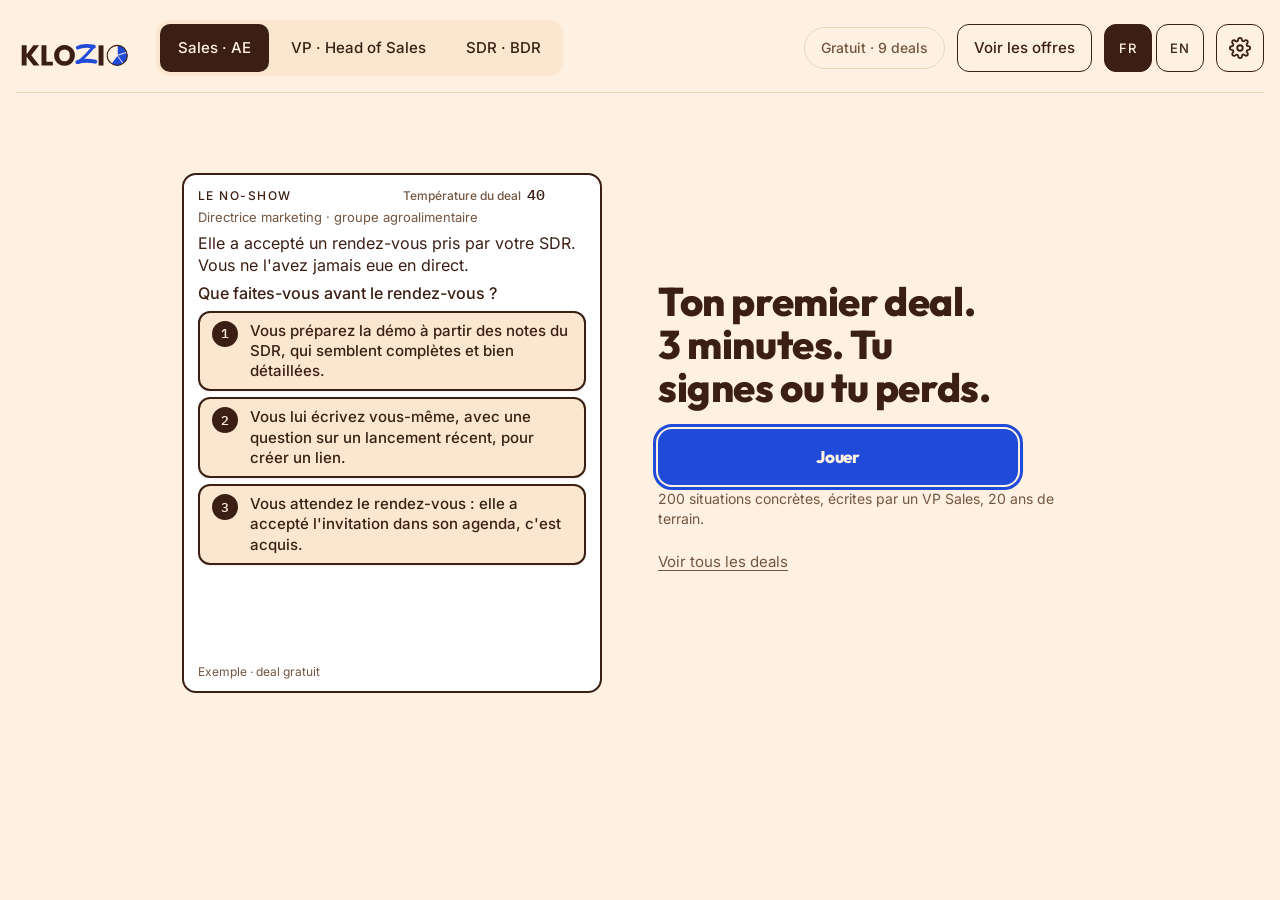
<file: fr/index.html>
<!doctype html>
<html lang="fr">
<head>
<meta charset="utf-8">
<meta name="viewport" content="width=device-width,initial-scale=1,viewport-fit=cover">
<title>KLOZIO</title>
<meta name="robots" content="noindex">
<link rel="canonical" href="https://klozio.app/?lang=fr">
<style>html{background:#FFF1E1}</style>
<script>
const q = new URLSearchParams(location.search);
q.set("lang", "fr");
location.replace(`../?${q}${location.hash}`);
</script>
<noscript><meta http-equiv="refresh" content="0; url=../?lang=fr"></noscript>
</head>
<body></body>
</html>
</file>
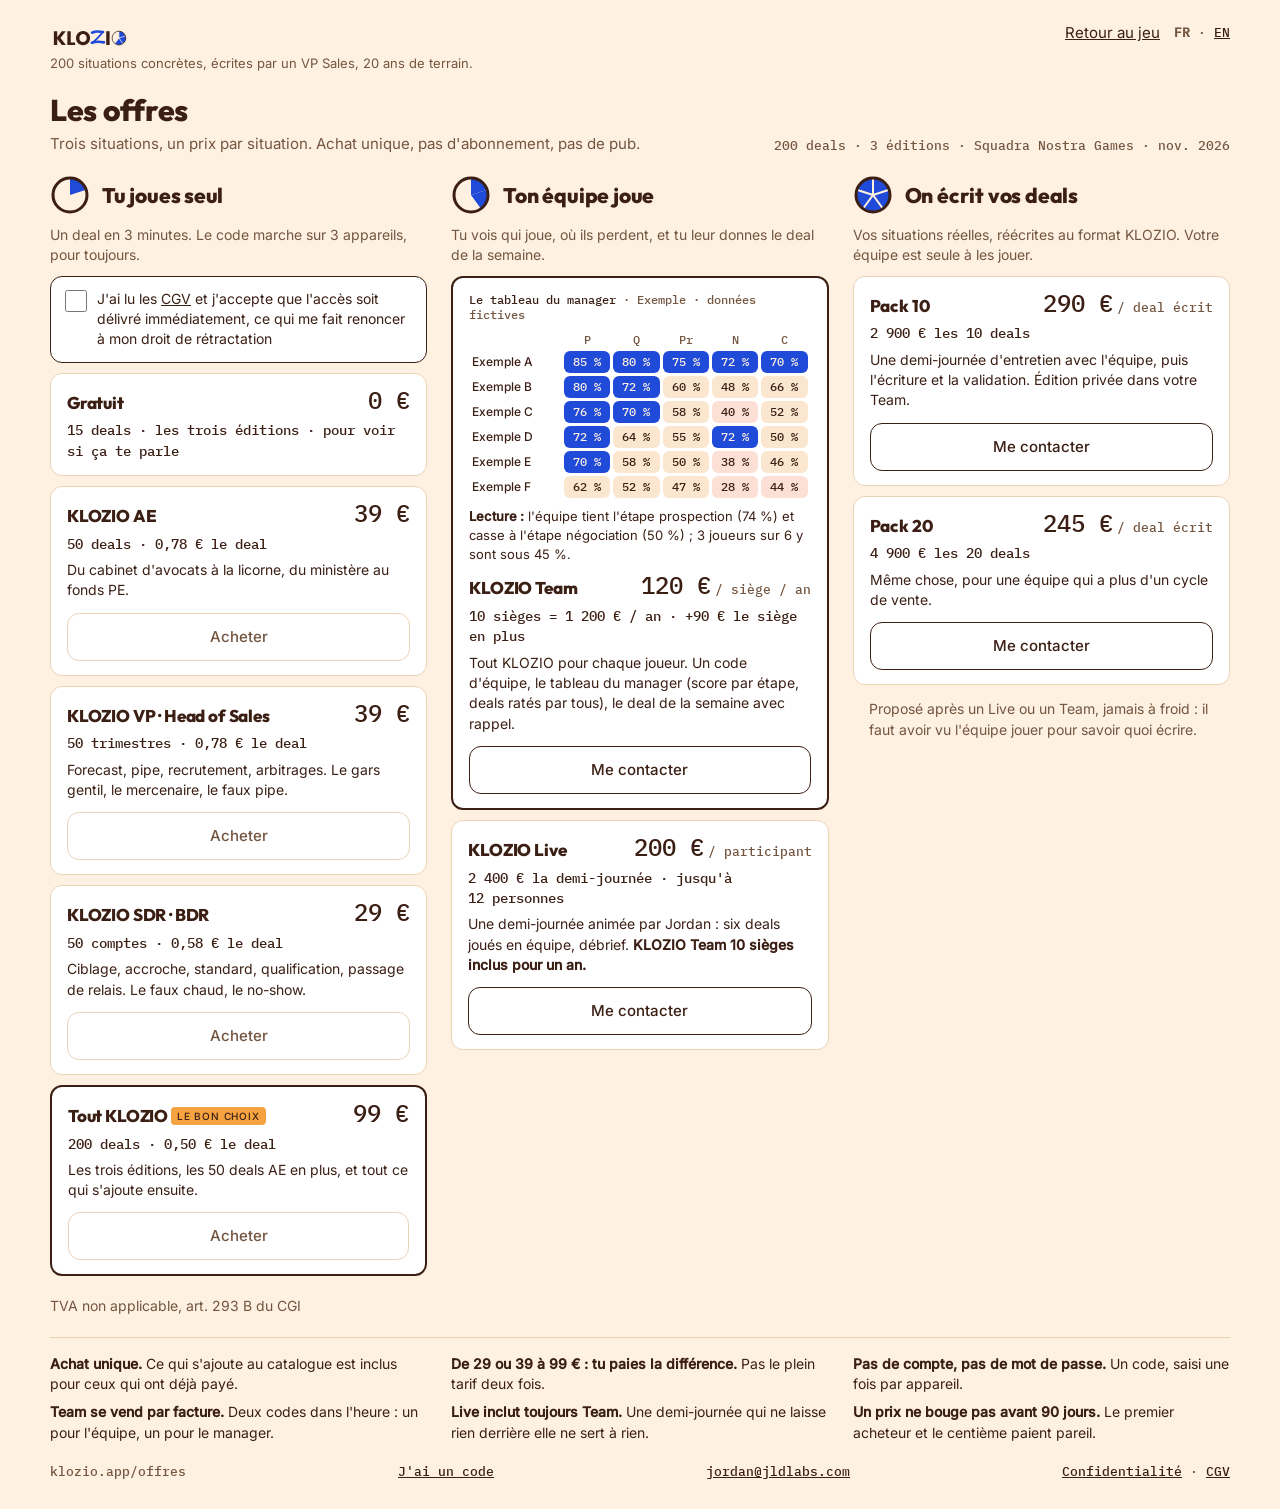
<file: offres/index.html>
<!doctype html>
<html lang="fr">
<head>
<meta charset="utf-8">
<meta name="viewport" content="width=device-width,initial-scale=1,viewport-fit=cover">
<title>KLOZIO · Les offres</title>
<meta name="description" content="Les offres KLOZIO : seul, en équipe, ou vos propres deals. Achat unique.">
<meta name="theme-color" content="#FFF1E1">
<link rel="icon" href="../assets/icons/favicon-32.png" sizes="32x32">
<link rel="canonical" href="https://klozio.app/offres/">
<link rel="alternate" hreflang="fr" href="https://klozio.app/offres/">
<link rel="alternate" hreflang="en" href="https://klozio.app/en/offres/">
<link rel="stylesheet" href="../src/ui/fonts.css">
<!-- Généré par scripts/offres.js (npm run dist) depuis src/config.js (offers), config/catalog.json et i18n/fr.json. -->
<style>
:root{--bg:#FFF1E1;--surface:#FFFFFF;--surface-2:#FBE6CF;--line:#EBD3B8;--fg:#3B1F14;--muted:#735540;--accent:#1F4BD8;--accent-ink:#FFF1E1;--mid:#F5A341;--delta-down:#FCE0D6;--ease:cubic-bezier(0.32, 0.72, 0, 1);
  --display:"Outfit",ui-sans-serif,system-ui,sans-serif;--body:"Inter",ui-sans-serif,system-ui,sans-serif;--mono:"IBM Plex Mono",ui-monospace,Menlo,monospace}
*{box-sizing:border-box}
html{-webkit-text-size-adjust:100%;text-size-adjust:100%}
body{margin:0;background:var(--bg);color:var(--fg);font:400 15px/1.45 var(--body);padding:0 max(16px,env(safe-area-inset-right,0px)) 0 max(16px,env(safe-area-inset-left,0px));overflow-x:hidden}
main{max-width:1180px;margin:0 auto;padding:20px 0 28px;display:flex;flex-direction:column;gap:20px}
h1,h2,h3{font-family:var(--display);font-weight:800;letter-spacing:-.01em;margin:0;line-height:1.15}
p{margin:0}
a{color:var(--fg)}
a:focus-visible,button:focus-visible,input:focus-visible{outline:3px solid var(--accent);outline-offset:2px}
.top{display:flex;justify-content:space-between;align-items:center;gap:12px}
.top img{height:26px;width:auto;display:block}
.cred{font-size:13px;color:var(--muted);margin-top:-12px}
.nav{display:flex;align-items:center;gap:14px}
.langs{font:500 13px/1.4 var(--mono);color:var(--muted)}
.head h1{font-size:30px}
.head p{color:var(--muted);margin-top:6px}
.head .meta{font:500 13px/1.4 var(--mono);color:var(--muted)}
.cols{display:grid;gap:28px}
.col{display:flex;flex-direction:column;gap:10px}
.col-head{display:flex;align-items:center;gap:12px}
.col-head h2{font-size:21px;color:var(--fg)}
.lead{color:var(--muted);font-size:14px}
.offer{background:var(--surface);border:1px solid var(--line);border-radius:12px;padding:14px 16px;display:flex;flex-direction:column;gap:6px}
.offer.main{border:2px solid var(--fg)}
.offer-top{display:flex;justify-content:space-between;align-items:baseline;gap:10px}
.offer h3{font-size:17px}
.tag{display:inline-block;vertical-align:2px;background:var(--mid);color:var(--fg);font:500 10px/1 var(--body);letter-spacing:.08em;text-transform:uppercase;padding:4px 6px;border-radius:4px}
.price{white-space:nowrap;text-align:right}
.price b{font:500 24px/1 var(--mono);color:var(--fg);font-variant-numeric:tabular-nums}
.price span{font:500 13px/1 var(--mono);color:var(--muted)}
.line{font:500 14px/1.45 var(--mono);font-variant-numeric:tabular-nums}
.text{font-size:14px}
.text b{font-weight:600}
.ghost{margin-top:6px;min-height:48px;display:flex;align-items:center;justify-content:center;background:none;border:1.5px solid var(--fg);border-radius:12px;padding:12px 16px;font:500 15px/1.2 var(--body);color:var(--fg);text-decoration:none;width:100%;cursor:pointer}
.ghost:disabled,.buy[aria-disabled="true"]{border-color:var(--line);color:var(--muted);cursor:default}
.consent{display:flex;gap:10px;align-items:flex-start;background:var(--surface);border:1.5px solid var(--fg);border-radius:12px;padding:12px 14px;font-size:14px;cursor:pointer}
.consent input{flex:none;width:22px;height:22px;margin:1px 0 0;accent-color:var(--accent);cursor:pointer}
.consent.ask{outline:3px solid var(--accent);outline-offset:2px}
.vat{color:var(--muted);font-size:14px}
.note{color:var(--muted);font-size:14px;padding:4px 16px}
.rules{display:grid;gap:8px;font-size:14px;border-top:1px solid var(--line);padding-top:16px}
.rules b{font-weight:600}
.foot{display:flex;justify-content:space-between;flex-wrap:wrap;gap:8px;font:500 13px/1.4 var(--mono);color:var(--muted)}
/* M22 lot C — mini-démo du tableau manager (carte Team) : grille joueurs × étapes, données fictives « Exemple ». Sans
   JavaScript : l'état final. Avec : une case passe de corail à bleu (calque corail en fondu), la phrase « Lecture »
   s'écrit mot à mot (opacité) ; 6 s, jouée quand la carte paraît, 3 fois au plus. Effets réduits : rien ne bouge. */
.demo{margin:0 0 4px;display:flex;flex-direction:column;gap:6px}
.demo-cap{font:500 12px/1.3 var(--mono);color:var(--muted)}.demo-cap b{font-weight:500;color:var(--fg)}
.demo table{border-collapse:separate;border-spacing:3px;width:100%;font:500 12px/1 var(--mono);font-variant-numeric:tabular-nums}
.demo th{color:var(--muted);font-weight:500;padding:2px 0}.demo th.l,.demo td.l{text-align:left;font:500 12px/1.2 var(--body);white-space:nowrap;padding-right:4px}
.demo td{padding:0;text-align:center}
.demo .c{position:relative;display:block;padding:5px 0;border-radius:6px;min-width:34px}
.demo .hi{background:var(--accent);color:var(--accent-ink)}.demo .mid{background:var(--surface-2);color:var(--fg)}.demo .lo{background:var(--delta-down);color:var(--fg)}
.demo .was{position:absolute;inset:0;opacity:0;padding:5px 0;border-radius:6px}
.sr{position:absolute;width:1px;height:1px;overflow:hidden;clip:rect(0 0 0 0);white-space:nowrap}
.demo-read{font-size:13px;line-height:1.45}.demo-read b{font-weight:600}
@keyframes demo-in{from{opacity:0}}@keyframes demo-flip{0%,100%{opacity:1}}
.demo.play .was{animation:demo-out 300ms var(--ease) 1500ms both}@keyframes demo-out{from{opacity:1}to{opacity:0}}
.demo.play .w{animation:demo-in 200ms var(--ease) calc(2100ms + var(--i) * 140ms) both}
/* M22 lot C — apparition au défilement (/offres seulement) : opacité et 12 px, une fois ; jamais en effets réduits */
.reveal{opacity:0;transform:translateY(12px)}.reveal.shown{opacity:1;transform:none;transition:opacity 300ms var(--ease),transform 300ms var(--ease)}
@media (prefers-reduced-motion:reduce){.demo.play .was,.demo.play .w{animation:none}.reveal{opacity:1;transform:none}}
@media (min-width:900px){
  .head{display:flex;justify-content:space-between;align-items:flex-end;gap:24px}
  .cols{grid-template-columns:repeat(3,1fr);gap:24px;align-items:start}
  .rules{grid-template-columns:repeat(3,1fr);column-gap:24px}
}
</style>
</head>
<body>
<main>
  <div class="top"><a href="../"><img src="../public/brand/klozio_wordmark_chocolat_bleu.svg" alt="KLOZIO" width="130" height="26"></a><span class="nav"><a href="../">Retour au jeu</a><span class="langs"><b lang="fr">FR</b> · <a href="../en/offres/" lang="en" hreflang="en">EN</a></span></span></div>
  <p class="cred">200 situations concrètes, écrites par un VP Sales, 20 ans de terrain.</p>
  <div class="head">
    <div><h1>Les offres</h1><p>Trois situations, un prix par situation. Achat unique, pas d'abonnement, pas de pub.</p></div>
    <p class="meta">200 deals · 3 éditions · Squadra Nostra Games · nov. 2026</p>
  </div>
  <div class="cols">
  <section class="col">
    <div class="col-head"><svg class="wheel" width="40" height="40" viewBox="0 0 40 40" aria-hidden="true"><path d="M20 20 L20.00 3.00 A17 17 0 0 1 36.17 14.75 Z" fill="var(--accent)"/><circle cx="20" cy="20" r="17" fill="none" stroke="var(--fg)" stroke-width="3"/></svg><h2>Tu joues seul</h2></div>
    <p class="lead">Un deal en 3 minutes. Le code marche sur 3 appareils, pour toujours.</p>
    <label class="consent" id="achat"><input type="checkbox" id="cgv-ok"><span>J'ai lu les <a href="../cgv/">CGV</a> et j'accepte que l'accès soit délivré immédiatement, ce qui me fait renoncer à mon droit de rétractation</span></label>
    <section class="offer">
      <div class="offer-top"><h3>Gratuit</h3><p class="price"><b>0 €</b></p></div>
      <p class="line">15 deals · les trois éditions · pour voir si ça te parle</p>
    </section>
    <section class="offer" id="offre-ae">
      <div class="offer-top"><h3>KLOZIO AE</h3><p class="price"><b>39 €</b></p></div>
      <p class="line">50 deals · 0,78 € le deal</p>
      <p class="text">Du cabinet d'avocats à la licorne, du ministère au fonds PE.</p>
      <a class="ghost buy" data-href="https://buy.stripe.com/9B66oH4OZgBZcC7fG6aAw01" aria-disabled="true">Acheter</a>
    </section>
    <section class="offer" id="offre-sales-vp">
      <div class="offer-top"><h3>KLOZIO VP · Head of Sales</h3><p class="price"><b>39 €</b></p></div>
      <p class="line">50 trimestres · 0,78 € le deal</p>
      <p class="text">Forecast, pipe, recrutement, arbitrages. Le gars gentil, le mercenaire, le faux pipe.</p>
      <a class="ghost buy" data-href="https://buy.stripe.com/9B68wP5T3etR6dJctUaAw02" aria-disabled="true">Acheter</a>
    </section>
    <section class="offer" id="offre-sales-sdr">
      <div class="offer-top"><h3>KLOZIO SDR · BDR</h3><p class="price"><b>29 €</b></p></div>
      <p class="line">50 comptes · 0,58 € le deal</p>
      <p class="text">Ciblage, accroche, standard, qualification, passage de relais. Le faux chaud, le no-show.</p>
      <a class="ghost buy" data-href="https://buy.stripe.com/eVqdR9ftD71pgSn65waAw04" aria-disabled="true">Acheter</a>
    </section>
    <section class="offer main" id="offre-all">
      <div class="offer-top"><h3>Tout KLOZIO <span class="tag">Le bon choix</span></h3><p class="price"><b>99 €</b></p></div>
      <p class="line">200 deals · 0,50 € le deal</p>
      <p class="text">Les trois éditions, les 50 deals AE en plus, et tout ce qui s'ajoute ensuite.</p>
      <a class="ghost buy" data-href="https://buy.stripe.com/fZucN5ftDclJeKfgKaaAw03" aria-disabled="true">Acheter</a>
    </section>
  </section>
  <section class="col">
    <div class="col-head"><svg class="wheel" width="40" height="40" viewBox="0 0 40 40" aria-hidden="true"><path d="M20 20 L20.00 3.00 A17 17 0 0 1 36.17 14.75 Z" fill="var(--accent)"/><path d="M20 20 L36.17 14.75 A17 17 0 0 1 29.99 33.75 Z" fill="var(--accent)"/><circle cx="20" cy="20" r="17" fill="none" stroke="var(--fg)" stroke-width="3"/></svg><h2>Ton équipe joue</h2></div>
    <p class="lead">Tu vois qui joue, où ils perdent, et tu leur donnes le deal de la semaine.</p>
    <section class="offer main">
      <figure class="demo" role="img" aria-label="Exemple du tableau du manager : part de réflexes seniors par joueur et par étape, données fictives">
        <figcaption class="demo-cap"><b>Le tableau du manager</b> · Exemple · données fictives</figcaption>
        <table aria-hidden="true"><tr><th class="l"></th><th title="Prospection">P</th><th title="Qualification">Q</th><th title="Présentation">Pr</th><th title="Négociation">N</th><th title="Closing">C</th></tr>
        <tr><td class="l">Exemple A</td><td><span class="c hi">85 %</span></td><td><span class="c hi">80 %</span></td><td><span class="c hi">75 %</span></td><td><span class="c hi">72 %</span></td><td><span class="c hi">70 %</span></td></tr>
        <tr><td class="l">Exemple B</td><td><span class="c hi">80 %</span></td><td><span class="c hi">72 %</span></td><td><span class="c mid">60 %</span></td><td><span class="c mid">48 %</span></td><td><span class="c mid">66 %</span></td></tr>
        <tr><td class="l">Exemple C</td><td><span class="c hi">76 %</span></td><td><span class="c hi">70 %</span></td><td><span class="c mid">58 %</span></td><td><span class="c lo">40 %</span></td><td><span class="c mid">52 %</span></td></tr>
        <tr><td class="l">Exemple D</td><td><span class="c hi">72 %</span></td><td><span class="c mid">64 %</span></td><td><span class="c mid">55 %</span></td><td><span class="c hi">72 %<span class="was c lo" aria-hidden="true">30 %</span></span></td><td><span class="c mid">50 %</span></td></tr>
        <tr><td class="l">Exemple E</td><td><span class="c hi">70 %</span></td><td><span class="c mid">58 %</span></td><td><span class="c mid">50 %</span></td><td><span class="c lo">38 %</span></td><td><span class="c mid">46 %</span></td></tr>
        <tr><td class="l">Exemple F</td><td><span class="c mid">62 %</span></td><td><span class="c mid">52 %</span></td><td><span class="c mid">47 %</span></td><td><span class="c lo">28 %</span></td><td><span class="c lo">44 %</span></td></tr></table>
        <p class="demo-read" aria-hidden="true"><b>Lecture :</b> <span class="w" style="--i:0">l'équipe</span> <span class="w" style="--i:1">tient</span> <span class="w" style="--i:2">l'étape</span> <span class="w" style="--i:3">prospection</span> <span class="w" style="--i:4">(74</span> <span class="w" style="--i:5">%)</span> <span class="w" style="--i:6">et</span> <span class="w" style="--i:7">casse</span> <span class="w" style="--i:8">à</span> <span class="w" style="--i:9">l'étape</span> <span class="w" style="--i:10">négociation</span> <span class="w" style="--i:11">(50</span> <span class="w" style="--i:12">%)</span> <span class="w" style="--i:13">;</span> <span class="w" style="--i:14">3</span> <span class="w" style="--i:15">joueurs</span> <span class="w" style="--i:16">sur</span> <span class="w" style="--i:17">6</span> <span class="w" style="--i:18">y</span> <span class="w" style="--i:19">sont</span> <span class="w" style="--i:20">sous</span> <span class="w" style="--i:21">45</span> <span class="w" style="--i:22">%.</span></p>
        <p class="sr">Lecture : l'équipe tient l'étape prospection (74 %) et casse à l'étape négociation (50 %) ; 3 joueurs sur 6 y sont sous 45 %.</p>
      </figure>
      <div class="offer-top"><h3>KLOZIO Team</h3><p class="price"><b>120 €</b> <span>/ siège / an</span></p></div>
      <p class="line">10 sièges = 1 200 € / an · +90 € le siège en plus</p>
      <p class="text">Tout KLOZIO pour chaque joueur. Un code d'équipe, le tableau du manager (score par étape, deals ratés par tous), le deal de la semaine avec rappel.</p>
      <a class="ghost contact" data-offer="team" href="mailto:jordan@jldlabs.com?subject=KLOZIO%20Team%20%C2%B7%2010%20si%C3%A8ges&amp;body=Bonjour%2C%20je%20m'int%C3%A9resse%20%C3%A0%20KLOZIO%20Team%20pour%20mon%20%C3%A9quipe.%0D%0ANombre%20de%20commerciaux%20et%20date%20de%20d%C3%A9marrage%20souhait%C3%A9e%20%3A%20">Me contacter</a>
    </section>
    <section class="offer">
      <div class="offer-top"><h3>KLOZIO Live</h3><p class="price"><b>200 €</b> <span>/ participant</span></p></div>
      <p class="line">2 400 € la demi-journée · jusqu'à 12 personnes</p>
      <p class="text">Une demi-journée animée par Jordan : six deals joués en équipe, débrief. <b>KLOZIO Team 10 sièges inclus pour un an.</b></p>
      <a class="ghost contact" data-offer="live" href="mailto:jordan@jldlabs.com?subject=KLOZIO%20Live&amp;body=Bonjour%2C%20je%20m'int%C3%A9resse%20%C3%A0%20une%20demi-journ%C3%A9e%20KLOZIO%20Live.%0D%0ANombre%20de%20participants%20et%20date%20souhait%C3%A9e%20%3A%20">Me contacter</a>
    </section>
  </section>
  <section class="col">
    <div class="col-head"><svg class="wheel" width="40" height="40" viewBox="0 0 40 40" aria-hidden="true"><path d="M20 20 L20.00 3.00 A17 17 0 0 1 36.17 14.75 Z" fill="var(--accent)"/><path d="M20 20 L36.17 14.75 A17 17 0 0 1 29.99 33.75 Z" fill="var(--accent)"/><path d="M20 20 L29.99 33.75 A17 17 0 0 1 10.01 33.75 Z" fill="var(--accent)"/><path d="M20 20 L10.01 33.75 A17 17 0 0 1 3.83 14.75 Z" fill="var(--accent)"/><path d="M20 20 L3.83 14.75 A17 17 0 0 1 20.00 3.00 Z" fill="var(--accent)"/><line x1="20" y1="20" x2="20.00" y2="3.00" stroke="var(--bg)" stroke-width="2"/><line x1="20" y1="20" x2="36.17" y2="14.75" stroke="var(--bg)" stroke-width="2"/><line x1="20" y1="20" x2="29.99" y2="33.75" stroke="var(--bg)" stroke-width="2"/><line x1="20" y1="20" x2="10.01" y2="33.75" stroke="var(--bg)" stroke-width="2"/><line x1="20" y1="20" x2="3.83" y2="14.75" stroke="var(--bg)" stroke-width="2"/><circle cx="20" cy="20" r="17" fill="none" stroke="var(--fg)" stroke-width="3"/></svg><h2>On écrit vos deals</h2></div>
    <p class="lead">Vos situations réelles, réécrites au format KLOZIO. Votre équipe est seule à les jouer.</p>
    <section class="offer">
      <div class="offer-top"><h3>Pack 10</h3><p class="price"><b>290 €</b> <span>/ deal écrit</span></p></div>
      <p class="line">2 900 € les 10 deals</p>
      <p class="text">Une demi-journée d'entretien avec l'équipe, puis l'écriture et la validation. Édition privée dans votre Team.</p>
      <a class="ghost contact" data-offer="pack-10" href="mailto:jordan@jldlabs.com?subject=KLOZIO%20Pack%2010&amp;body=Bonjour%2C%20je%20m'int%C3%A9resse%20au%20pack%20de%2010%20deals%20%C3%A9crits%20sur%20mesure.%0D%0ANotre%20m%C3%A9tier%20et%20les%20situations%20%C3%A0%20transposer%20%3A%20">Me contacter</a>
    </section>
    <section class="offer">
      <div class="offer-top"><h3>Pack 20</h3><p class="price"><b>245 €</b> <span>/ deal écrit</span></p></div>
      <p class="line">4 900 € les 20 deals</p>
      <p class="text">Même chose, pour une équipe qui a plus d'un cycle de vente.</p>
      <a class="ghost contact" data-offer="pack-20" href="mailto:jordan@jldlabs.com?subject=KLOZIO%20Pack%2020&amp;body=Bonjour%2C%20je%20m'int%C3%A9resse%20au%20pack%20de%2020%20deals%20%C3%A9crits%20sur%20mesure.%0D%0ANotre%20m%C3%A9tier%20et%20les%20situations%20%C3%A0%20transposer%20%3A%20">Me contacter</a>
    </section>
    <p class="note">Proposé après un Live ou un Team, jamais à froid : il faut avoir vu l'équipe jouer pour savoir quoi écrire.</p>
  </section>
  </div>
  <p class="vat">TVA non applicable, art. 293 B du CGI</p>
  <div class="rules">
    <p><b>Achat unique.</b> Ce qui s'ajoute au catalogue est inclus pour ceux qui ont déjà payé.</p>
    <p><b>De 29 ou 39 à 99 € : tu paies la différence.</b> Pas le plein tarif deux fois.</p>
    <p><b>Pas de compte, pas de mot de passe.</b> Un code, saisi une fois par appareil.</p>
    <p><b>Team se vend par facture.</b> Deux codes dans l'heure : un pour l'équipe, un pour le manager.</p>
    <p><b>Live inclut toujours Team.</b> Une demi-journée qui ne laisse rien derrière elle ne sert à rien.</p>
    <p><b>Un prix ne bouge pas avant 90 jours.</b> Le premier acheteur et le centième paient pareil.</p>
  </div>
  <div class="foot"><span>klozio.app/offres</span><a href="../code/">J'ai un code</a><a href="mailto:jordan@jldlabs.com?subject=KLOZIO%20offres">jordan@jldlabs.com</a><span><a href="../confidentialite/">Confidentialité</a> · <a href="../cgv/">CGV</a></span></div>
</main>
<script>
// M22 lot C : « Me contacter » compté (contact_click, l'offre seulement, sur le site publié) ; mini-démo du tableau
// manager jouée quand elle paraît (3 fois au plus) ; offres sous la ligne de flottaison qui apparaissent au défilement.
// Effets réduits : ni démo animée, ni apparition.
const still = matchMedia('(prefers-reduced-motion: reduce)').matches;
document.querySelectorAll('a.contact').forEach((a) => a.addEventListener('click', () => {
  if (!["jldlab.github.io","klozio.app"].includes(location.hostname) || !navigator.sendBeacon) return;
  try { navigator.sendBeacon("https://klozio-stats.jldlabs.workers.dev/e",JSON.stringify({ e: 'contact_click', o: a.dataset.offer, l: document.documentElement.lang })); } catch {}
}));
if (!still && 'IntersectionObserver' in window) {
  const demo = document.querySelector('.demo');
  let plays = 0;
  if (demo) new IntersectionObserver(([en]) => {
    if (!en.isIntersecting || plays >= 3) return;
    plays += 1;
    demo.classList.remove('play');
    void demo.offsetWidth;
    demo.classList.add('play');
  }, { threshold: 0.6 }).observe(demo);
  const below = [...document.querySelectorAll('.offer, .rules p')].filter((el) => el.getBoundingClientRect().top > innerHeight);
  const show = new IntersectionObserver((list) => list.forEach((en) => {
    if (!en.isIntersecting) return;
    en.target.classList.add('shown');
    show.unobserve(en.target);
  }), { threshold: 0.1 });
  below.forEach((el) => { el.classList.add('reveal'); show.observe(el); });
}
// M21 : « Acheter » ne mène au paiement qu'une fois la case des CGV cochée ; sinon, un clic ramène à la case.
const box = document.getElementById('cgv-ok');
const buys = document.querySelectorAll('a.buy');
const sync = () => buys.forEach((a) => {
  if (box.checked) a.href = a.dataset.href; else a.removeAttribute('href');
  a.setAttribute('aria-disabled', String(!box.checked));
});
buys.forEach((a) => a.addEventListener('click', (e) => {
  if (box.checked) return;
  e.preventDefault();
  box.scrollIntoView({ block: 'center', behavior: 'smooth' });
  box.focus({ preventScroll: true });
  box.closest('.consent').classList.add('ask');
}));
box.addEventListener('change', () => { box.closest('.consent').classList.remove('ask'); sync(); });
addEventListener('pageshow', sync);
sync();
</script>
</body>
</html>
</file>
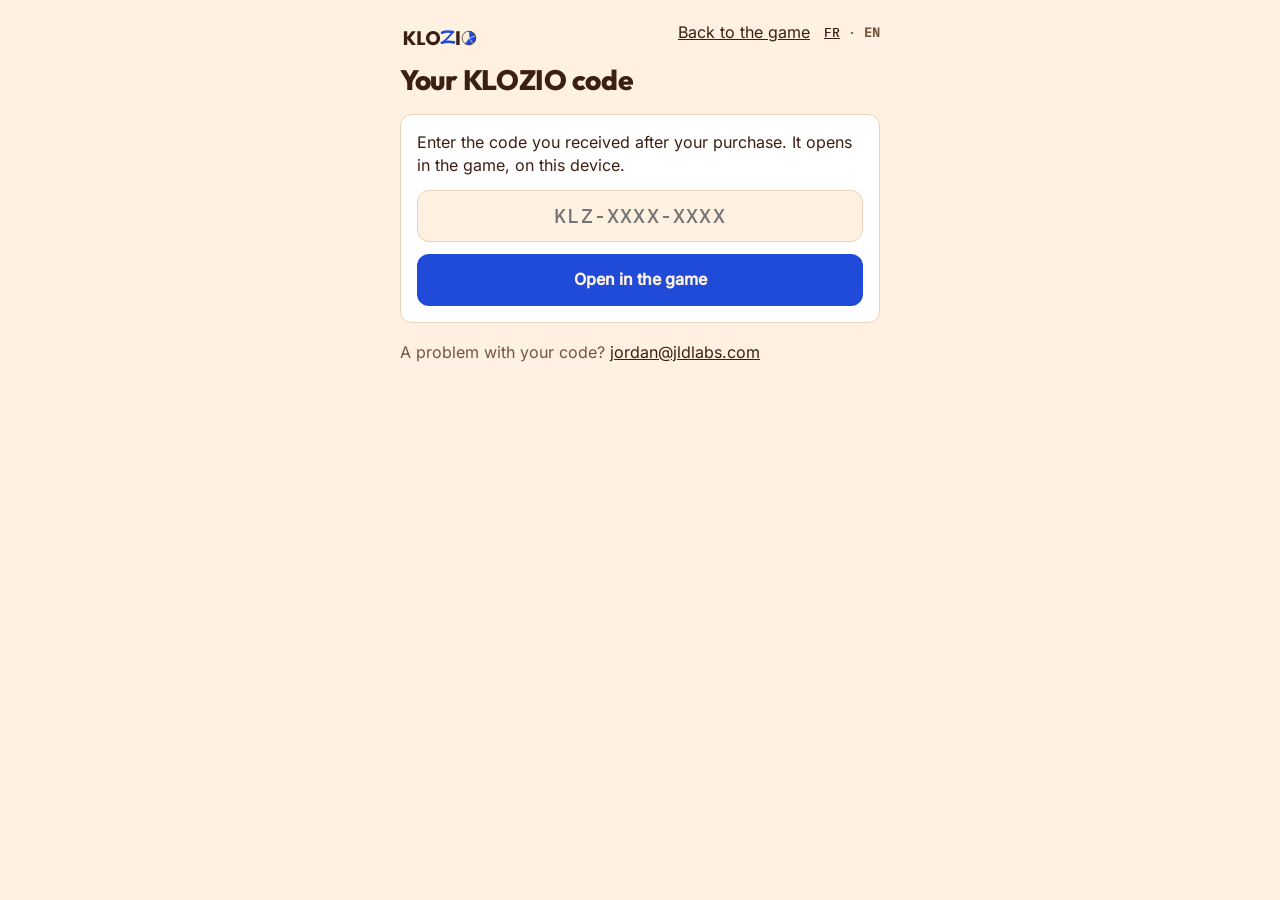
<file: en/code/index.html>
<!doctype html>
<html lang="en">
<head>
<meta charset="utf-8">
<meta name="viewport" content="width=device-width,initial-scale=1,viewport-fit=cover">
<title>KLOZIO · Your code</title>
<meta name="robots" content="noindex">
<meta name="referrer" content="no-referrer">
<meta name="theme-color" content="#FFF1E1">
<link rel="icon" href="../../assets/icons/favicon-32.png" sizes="32x32">
<link rel="stylesheet" href="../../src/ui/fonts.css">
<!-- Généré par scripts/code-page.js (npm run dist) depuis i18n/en.json. -->
<style>
:root{--bg:#FFF1E1;--surface:#FFFFFF;--line:#EBD3B8;--fg:#3B1F14;--muted:#735540;--accent:#1F4BD8;--accent-ink:#FFF1E1;
  --display:"Outfit",ui-sans-serif,system-ui,sans-serif;--body:"Inter",ui-sans-serif,system-ui,sans-serif;--mono:"IBM Plex Mono",ui-monospace,Menlo,monospace}
*{box-sizing:border-box}
html{-webkit-text-size-adjust:100%;text-size-adjust:100%}
body{margin:0;background:var(--bg);color:var(--fg);font:400 16px/1.45 var(--body);padding:0 max(16px,env(safe-area-inset-right,0px)) 0 max(16px,env(safe-area-inset-left,0px))}
main{max-width:480px;margin:0 auto;padding:20px 0 32px;display:flex;flex-direction:column;gap:18px}
h1{font:800 28px/1.15 var(--display);letter-spacing:-.01em;margin:0}
p{margin:0}
a{color:var(--fg)}
.top{display:flex;justify-content:space-between;align-items:center;gap:12px}
.top img{height:26px;width:auto;display:block}
.nav{display:flex;align-items:center;gap:14px}
.langs{font:500 13px/1.4 var(--mono);color:var(--muted)}
.card{background:var(--surface);border:1px solid var(--line);border-radius:12px;padding:16px;display:flex;flex-direction:column;gap:12px}
.muted{color:var(--muted)}
.code{font:600 30px/1.2 var(--mono);letter-spacing:.06em;text-align:center;color:var(--fg);user-select:all;overflow-wrap:anywhere}
.what{font:500 14px/1.4 var(--mono);text-align:center}
input{min-height:52px;width:100%;font:500 20px/1.2 var(--mono);letter-spacing:.06em;text-transform:uppercase;text-align:center;color:var(--fg);background:var(--bg);border:1.5px solid var(--line);border-radius:12px;padding:10px}
.cta,.ghost{min-height:52px;display:flex;align-items:center;justify-content:center;width:100%;border-radius:12px;padding:12px 16px;font:600 16px/1.2 var(--body);text-decoration:none;cursor:pointer}
.cta{background:var(--accent);color:var(--accent-ink);border:0}
.ghost{background:none;border:1.5px solid var(--fg);color:var(--fg);font-weight:500}
.bad{color:#B3261E}
a:focus-visible,button:focus-visible,input:focus-visible{outline:3px solid var(--accent);outline-offset:2px}
[hidden]{display:none!important}
</style>
</head>
<body>
<main>
  <div class="top"><a href="../../?lang=en"><img src="../../public/brand/klozio_wordmark_chocolat_bleu.svg" alt="KLOZIO" width="130" height="26"></a><span class="nav"><a href="../../?lang=en">Back to the game</a><span class="langs"><a href="../../code/" lang="fr" hreflang="fr">FR</a> · <b lang="en">EN</b></span></span></div>
  <h1>Your KLOZIO code</h1>
  <section class="card" id="bought" hidden>
    <p class="muted" id="status" role="status">Payment received. Your code is on its way…</p>
    <div id="done" hidden>
      <p class="code" id="code"></p>
      <p class="what" id="what"></p>
    </div>
    <p id="keep" hidden><b>Your code works on 3 devices. Keep it.</b> Write it down or take a screenshot. No account, no password.</p>
    <a class="cta" id="open" href="../../?lang=en" hidden>Open the game with this code</a>
    <button class="ghost" type="button" id="copy" hidden>Copy the code</button>
  </section>
  <form class="card" id="enter" hidden>
    <label for="input">Enter the code you received after your purchase. It opens in the game, on this device.</label>
    <input id="input" name="code" type="text" placeholder="KLZ-XXXX-XXXX" autocomplete="off" autocapitalize="characters" spellcheck="false" maxlength="20" enterkeyhint="go">
    <p class="bad" id="bad" role="alert" hidden>Unreadable code. Expected format: KLZ-XXXX-XXXX.</p>
    <button class="cta" type="submit">Open in the game</button>
  </form>
  <p class="muted">A problem with your code? <a id="mail" href="mailto:jordan@jldlabs.com?subject=KLOZIO%20code">jordan@jldlabs.com</a></p>
</main>
<script type="module">
const data = {"endpoint":"https://klozio-stats.jldlabs.workers.dev","param":"code","game":"../../?lang=en","names":{"ae":"AE edition","sales-vp":"VP edition","sales-sdr":"SDR edition","all":"KLOZIO Complete"},"contact":"jordan@jldlabs.com","workerMessages":false,"errors":{"network":"No connection. Try again when you are online.","unknown":"This code does not exist. Check it.","revoked":"This code is no longer active.","seats":"This code has reached its device limit.","edition":"This code does not open this edition.","device":"Enter your code on this device first.","limit":"Too many attempts. Try again in an hour.","forbidden":"Not allowed.","team":"This is not a team code.","pseudo":"Nickname: 2 to 20 letters, digits or spaces.","pending":"Payment not confirmed yet. Try again in a moment.","purchase":"Purchase not found. Email us and we will resend your code.","invalid":"Invalid request."},"server":"Server unreachable. Reload the page in a moment.","copied":"Copied"};
const $ = (id) => document.getElementById(id);
const play = (code) => `${data.game}${data.game.includes('?') ? '&' : '?'}${data.param}=${encodeURIComponent(code)}`;
const session = new URLSearchParams(location.search).get('session_id');
let saved = null;
try { saved = JSON.parse(localStorage.getItem(data.prefsKey) || 'null')?.lang ?? null; } catch { /* sans stockage */ }
const away = session && data.langPages?.[saved];
if (away) location.replace(`${away}${location.search}`);

function show(r) {
  $('status').hidden = true;
  $('done').hidden = false;
  $('code').textContent = r.code;
  $('what').textContent = r.kind === 'all' ? data.names.all : data.names[r.editions[0]] ?? '';
  $('keep').hidden = false;
  $('open').href = play(r.code);
  $('open').hidden = false;
  if (navigator.clipboard) {
    $('copy').hidden = false;
    $('copy').onclick = () => navigator.clipboard.writeText(r.code).then(() => { $('copy').textContent = data.copied; }, () => {});
  }
}

async function fetchCode(tries = 0) {
  let res;
  try {
    res = await fetch(`${data.endpoint}/stripe/code?session_id=${encodeURIComponent(session)}`);
  } catch {
    res = null;
  }
  const body = res ? await res.json().catch(() => ({})) : {};
  if (res?.ok) return show(body);
  // Paiement pas encore confirmé, ou réseau coupé : on réessaie quelques fois.
  if ((!res || res.status === 409) && tries < 10) return setTimeout(() => fetchCode(tries + 1), 2000);
  $('status').textContent = (data.workerMessages && body.message) || data.errors[body.error] || data.server;
  $('status').className = 'bad';
  return undefined;
}

if (away) {
  // redirection vers la page de la langue mémorisée en cours
} else if (session) {
  $('bought').hidden = false;
  fetchCode();
} else {
  $('enter').hidden = false;
  $('enter').addEventListener('submit', (ev) => {
    ev.preventDefault();
    const raw = $('input').value.toUpperCase().replace(/[\s-]/g, '');
    const ok = /^KLZ[2-9A-HJ-NP-Z]{8}$/.test(raw);
    $('bad').hidden = ok;
    if (ok) location.assign(play(`KLZ-${raw.slice(3, 7)}-${raw.slice(7)}`));
  });
}
</script>
</body>
</html>
</file>
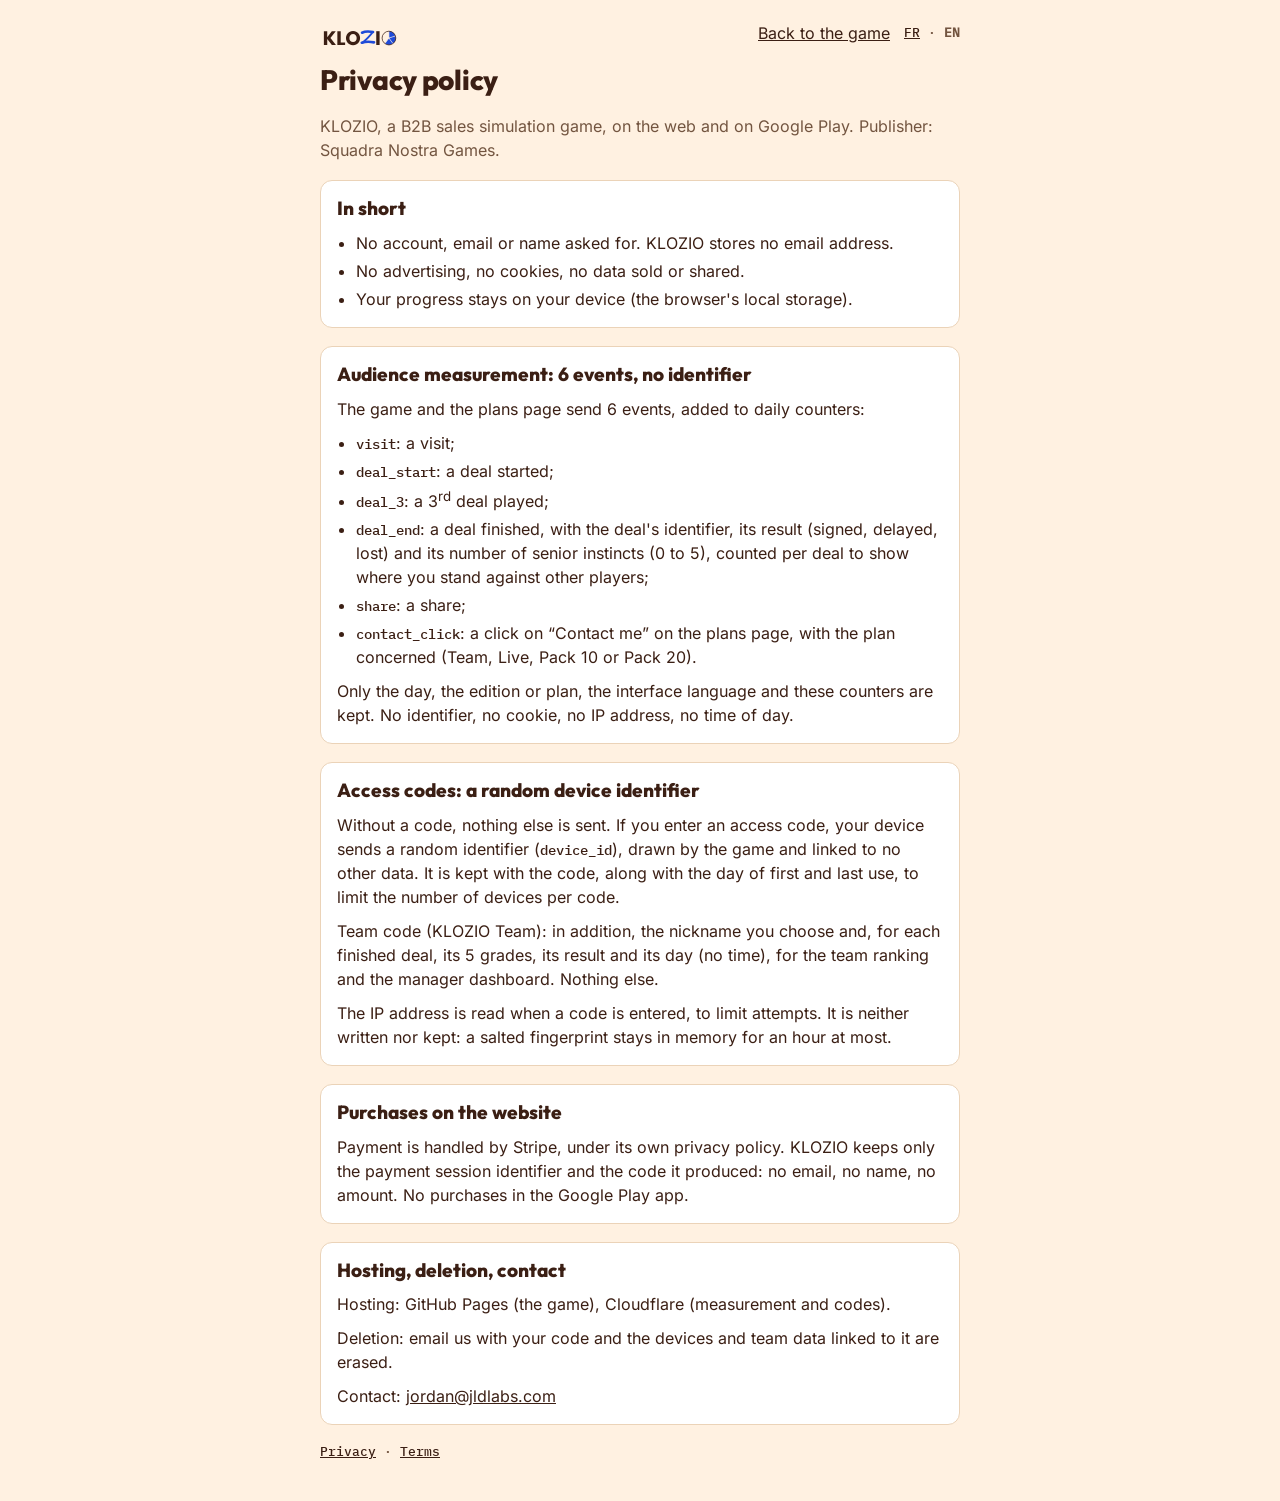
<file: en/confidentialite/index.html>
<!doctype html>
<html lang="en">
<head>
<meta charset="utf-8">
<meta name="viewport" content="width=device-width,initial-scale=1,viewport-fit=cover">
<title>KLOZIO · Privacy policy</title>
<meta name="description" content="Privacy policy for KLOZIO, a game published by Squadra Nostra Games.">
<meta name="theme-color" content="#FFF1E1">
<link rel="icon" href="../../assets/icons/favicon-32.png" sizes="32x32">
<link rel="stylesheet" href="../../src/ui/fonts.css">
<!-- Généré par scripts/confidentialite.js (npm run dist) depuis i18n/en.json. -->
<style>
:root{--bg:#FFF1E1;--surface:#FFFFFF;--line:#EBD3B8;--fg:#3B1F14;--muted:#735540;--accent:#1F4BD8;
  --display:"Outfit",ui-sans-serif,system-ui,sans-serif;--body:"Inter",ui-sans-serif,system-ui,sans-serif;--mono:"IBM Plex Mono",ui-monospace,Menlo,monospace}
*{box-sizing:border-box}
html{-webkit-text-size-adjust:100%;text-size-adjust:100%}
body{margin:0;background:var(--bg);color:var(--fg);font:400 16px/1.5 var(--body);padding:0 max(16px,env(safe-area-inset-right,0px)) 0 max(16px,env(safe-area-inset-left,0px))}
main{max-width:640px;margin:0 auto;padding:20px 0 40px;display:flex;flex-direction:column;gap:18px}
h1{font:800 28px/1.15 var(--display);letter-spacing:-.01em;margin:0}
h2{font:700 19px/1.25 var(--display);margin:0}
p,ul{margin:0}
ul{padding-left:1.2em;display:flex;flex-direction:column;gap:4px}
a{color:var(--fg)}
code{font:500 14px/1.4 var(--mono)}
.top{display:flex;justify-content:space-between;align-items:center;gap:12px}
.top img{height:26px;width:auto;display:block}
.nav{display:flex;align-items:center;gap:14px}
.langs{font:500 13px/1.4 var(--mono);color:var(--muted)}
.card{background:var(--surface);border:1px solid var(--line);border-radius:12px;padding:16px;display:flex;flex-direction:column;gap:10px}
.muted{color:var(--muted)}
.foot{font:500 13px/1.4 var(--mono);color:var(--muted)}
a:focus-visible{outline:3px solid var(--accent);outline-offset:2px}
</style>
</head>
<body>
<main>
  <div class="top"><a href="../../?lang=en"><img src="../../public/brand/klozio_wordmark_chocolat_bleu.svg" alt="KLOZIO" width="130" height="26"></a><span class="nav"><a href="../../?lang=en">Back to the game</a><span class="langs"><a href="../../confidentialite/" lang="fr" hreflang="fr">FR</a> · <b lang="en">EN</b></span></span></div>
  <h1>Privacy policy</h1>
  <p class="muted">KLOZIO, a B2B sales simulation game, on the web and on Google Play. Publisher: Squadra Nostra Games.</p>
  <section class="card">
    <h2>In short</h2>
    <ul>
      <li>No account, email or name asked for. KLOZIO stores no email address.</li>
      <li>No advertising, no cookies, no data sold or shared.</li>
      <li>Your progress stays on your device (the browser's local storage).</li>
    </ul>
  </section>
  <section class="card">
    <h2>Audience measurement: 6 events, no identifier</h2>
    <p>The game and the plans page send 6 events, added to daily counters:</p>
    <ul>
      <li><code>visit</code>: a visit;</li>
      <li><code>deal_start</code>: a deal started;</li>
      <li><code>deal_3</code>: a 3<sup>rd</sup> deal played;</li>
      <li><code>deal_end</code>: a deal finished, with the deal's identifier, its result (signed, delayed, lost) and its number of senior instincts (0 to 5), counted per deal to show where you stand against other players;</li>
      <li><code>share</code>: a share;</li>
      <li><code>contact_click</code>: a click on “Contact me” on the plans page, with the plan concerned (Team, Live, Pack 10 or Pack 20).</li>
    </ul>
    <p>Only the day, the edition or plan, the interface language and these counters are kept. No identifier, no cookie, no IP address, no time of day.</p>
  </section>
  <section class="card">
    <h2>Access codes: a random device identifier</h2>
    <p>Without a code, nothing else is sent. If you enter an access code, your device sends a random identifier (<code>device_id</code>), drawn by the game and linked to no other data. It is kept with the code, along with the day of first and last use, to limit the number of devices per code.</p>
    <p>Team code (KLOZIO Team): in addition, the nickname you choose and, for each finished deal, its 5 grades, its result and its day (no time), for the team ranking and the manager dashboard. Nothing else.</p>
    <p>The IP address is read when a code is entered, to limit attempts. It is neither written nor kept: a salted fingerprint stays in memory for an hour at most.</p>
  </section>
  <section class="card">
    <h2>Purchases on the website</h2>
    <p>Payment is handled by Stripe, under its own privacy policy. KLOZIO keeps only the payment session identifier and the code it produced: no email, no name, no amount. No purchases in the Google Play app.</p>
  </section>
  <section class="card">
    <h2>Hosting, deletion, contact</h2>
    <p>Hosting: GitHub Pages (the game), Cloudflare (measurement and codes).</p>
    <p>Deletion: email us with your code and the devices and team data linked to it are erased.</p>
    <p>Contact: <a href="mailto:jordan@jldlabs.com?subject=KLOZIO%20privacy">jordan@jldlabs.com</a></p>
  </section>
  <p class="foot"><a href="../../en/confidentialite/">Privacy</a> · <a href="../../en/terms/">Terms</a></p>
</main>
</body>
</html>
</file>
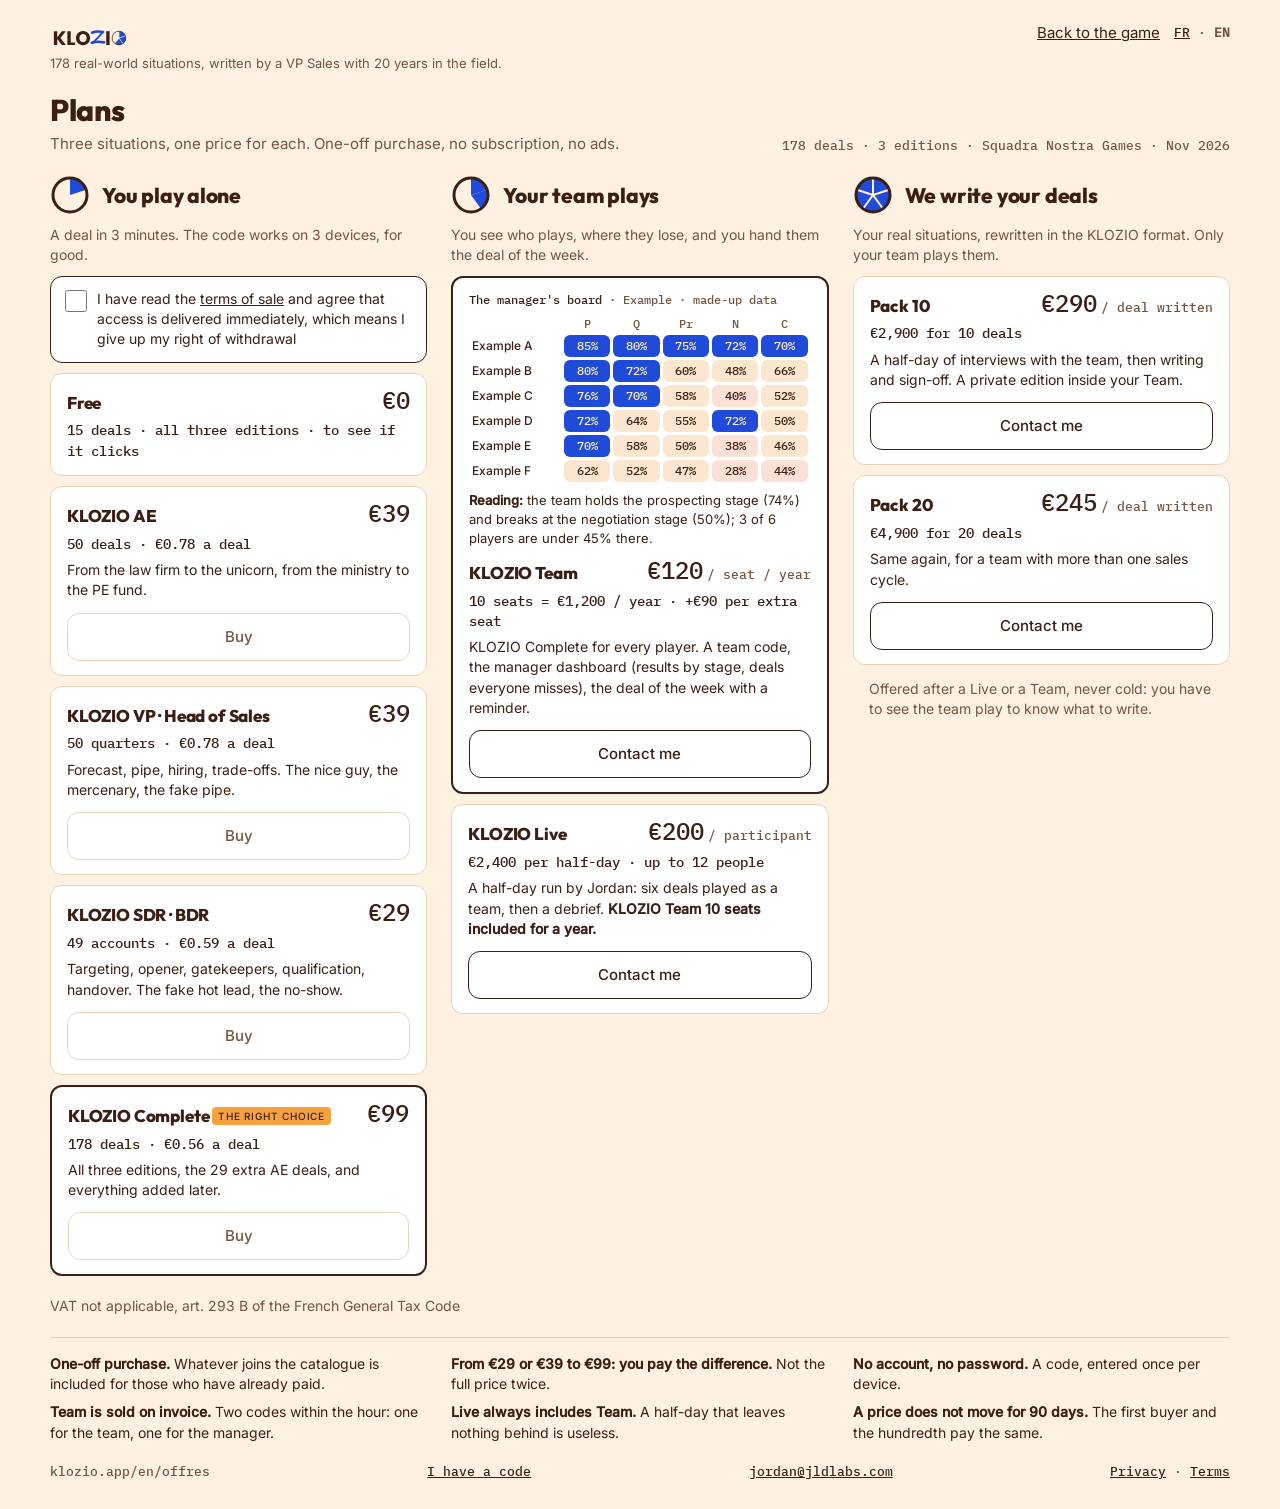
<file: en/offres/index.html>
<!doctype html>
<html lang="en">
<head>
<meta charset="utf-8">
<meta name="viewport" content="width=device-width,initial-scale=1,viewport-fit=cover">
<title>KLOZIO · Plans</title>
<meta name="description" content="KLOZIO plans: on your own, as a team, or your own deals. One-off purchase.">
<meta name="theme-color" content="#FFF1E1">
<link rel="icon" href="../../assets/icons/favicon-32.png" sizes="32x32">
<link rel="canonical" href="https://klozio.app/en/offres/">
<link rel="alternate" hreflang="fr" href="https://klozio.app/offres/">
<link rel="alternate" hreflang="en" href="https://klozio.app/en/offres/">
<link rel="stylesheet" href="../../src/ui/fonts.css">
<!-- Généré par scripts/offres.js (npm run dist) depuis src/config.js (offers), config/catalog.json et i18n/en.json. -->
<style>
:root{--bg:#FFF1E1;--surface:#FFFFFF;--surface-2:#FBE6CF;--line:#EBD3B8;--fg:#3B1F14;--muted:#735540;--accent:#1F4BD8;--accent-ink:#FFF1E1;--mid:#F5A341;--delta-down:#FCE0D6;--ease:cubic-bezier(0.32, 0.72, 0, 1);
  --display:"Outfit",ui-sans-serif,system-ui,sans-serif;--body:"Inter",ui-sans-serif,system-ui,sans-serif;--mono:"IBM Plex Mono",ui-monospace,Menlo,monospace}
*{box-sizing:border-box}
html{-webkit-text-size-adjust:100%;text-size-adjust:100%}
body{margin:0;background:var(--bg);color:var(--fg);font:400 15px/1.45 var(--body);padding:0 max(16px,env(safe-area-inset-right,0px)) 0 max(16px,env(safe-area-inset-left,0px));overflow-x:hidden}
main{max-width:1180px;margin:0 auto;padding:20px 0 28px;display:flex;flex-direction:column;gap:20px}
h1,h2,h3{font-family:var(--display);font-weight:800;letter-spacing:-.01em;margin:0;line-height:1.15}
p{margin:0}
a{color:var(--fg)}
a:focus-visible,button:focus-visible,input:focus-visible{outline:3px solid var(--accent);outline-offset:2px}
.top{display:flex;justify-content:space-between;align-items:center;gap:12px}
.top img{height:26px;width:auto;display:block}
.cred{font-size:13px;color:var(--muted);margin-top:-12px}
.nav{display:flex;align-items:center;gap:14px}
.langs{font:500 13px/1.4 var(--mono);color:var(--muted)}
.head h1{font-size:30px}
.head p{color:var(--muted);margin-top:6px}
.head .meta{font:500 13px/1.4 var(--mono);color:var(--muted)}
.cols{display:grid;gap:28px}
.col{display:flex;flex-direction:column;gap:10px}
.col-head{display:flex;align-items:center;gap:12px}
.col-head h2{font-size:21px;color:var(--fg)}
.lead{color:var(--muted);font-size:14px}
.offer{background:var(--surface);border:1px solid var(--line);border-radius:12px;padding:14px 16px;display:flex;flex-direction:column;gap:6px}
.offer.main{border:2px solid var(--fg)}
.offer-top{display:flex;justify-content:space-between;align-items:baseline;gap:10px}
.offer h3{font-size:17px}
.tag{display:inline-block;vertical-align:2px;background:var(--mid);color:var(--fg);font:500 10px/1 var(--body);letter-spacing:.08em;text-transform:uppercase;padding:4px 6px;border-radius:4px}
.price{white-space:nowrap;text-align:right}
.price b{font:500 24px/1 var(--mono);color:var(--fg);font-variant-numeric:tabular-nums}
.price span{font:500 13px/1 var(--mono);color:var(--muted)}
.line{font:500 14px/1.45 var(--mono);font-variant-numeric:tabular-nums}
.text{font-size:14px}
.text b{font-weight:600}
.ghost{margin-top:6px;min-height:48px;display:flex;align-items:center;justify-content:center;background:none;border:1.5px solid var(--fg);border-radius:12px;padding:12px 16px;font:500 15px/1.2 var(--body);color:var(--fg);text-decoration:none;width:100%;cursor:pointer}
.ghost:disabled,.buy[aria-disabled="true"]{border-color:var(--line);color:var(--muted);cursor:default}
.consent{display:flex;gap:10px;align-items:flex-start;background:var(--surface);border:1.5px solid var(--fg);border-radius:12px;padding:12px 14px;font-size:14px;cursor:pointer}
.consent input{flex:none;width:22px;height:22px;margin:1px 0 0;accent-color:var(--accent);cursor:pointer}
.consent.ask{outline:3px solid var(--accent);outline-offset:2px}
.vat{color:var(--muted);font-size:14px}
.note{color:var(--muted);font-size:14px;padding:4px 16px}
.rules{display:grid;gap:8px;font-size:14px;border-top:1px solid var(--line);padding-top:16px}
.rules b{font-weight:600}
.foot{display:flex;justify-content:space-between;flex-wrap:wrap;gap:8px;font:500 13px/1.4 var(--mono);color:var(--muted)}
/* M22 lot C — mini-démo du tableau manager (carte Team) : grille joueurs × étapes, données fictives « Exemple ». Sans
   JavaScript : l'état final. Avec : une case passe de corail à bleu (calque corail en fondu), la phrase « Lecture »
   s'écrit mot à mot (opacité) ; 6 s, jouée quand la carte paraît, 3 fois au plus. Effets réduits : rien ne bouge. */
.demo{margin:0 0 4px;display:flex;flex-direction:column;gap:6px}
.demo-cap{font:500 12px/1.3 var(--mono);color:var(--muted)}.demo-cap b{font-weight:500;color:var(--fg)}
.demo table{border-collapse:separate;border-spacing:3px;width:100%;font:500 12px/1 var(--mono);font-variant-numeric:tabular-nums}
.demo th{color:var(--muted);font-weight:500;padding:2px 0}.demo th.l,.demo td.l{text-align:left;font:500 12px/1.2 var(--body);white-space:nowrap;padding-right:4px}
.demo td{padding:0;text-align:center}
.demo .c{position:relative;display:block;padding:5px 0;border-radius:6px;min-width:34px}
.demo .hi{background:var(--accent);color:var(--accent-ink)}.demo .mid{background:var(--surface-2);color:var(--fg)}.demo .lo{background:var(--delta-down);color:var(--fg)}
.demo .was{position:absolute;inset:0;opacity:0;padding:5px 0;border-radius:6px}
.sr{position:absolute;width:1px;height:1px;overflow:hidden;clip:rect(0 0 0 0);white-space:nowrap}
.demo-read{font-size:13px;line-height:1.45}.demo-read b{font-weight:600}
@keyframes demo-in{from{opacity:0}}@keyframes demo-flip{0%,100%{opacity:1}}
.demo.play .was{animation:demo-out 300ms var(--ease) 1500ms both}@keyframes demo-out{from{opacity:1}to{opacity:0}}
.demo.play .w{animation:demo-in 200ms var(--ease) calc(2100ms + var(--i) * 140ms) both}
/* M22 lot C — apparition au défilement (/offres seulement) : opacité et 12 px, une fois ; jamais en effets réduits */
.reveal{opacity:0;transform:translateY(12px)}.reveal.shown{opacity:1;transform:none;transition:opacity 300ms var(--ease),transform 300ms var(--ease)}
@media (prefers-reduced-motion:reduce){.demo.play .was,.demo.play .w{animation:none}.reveal{opacity:1;transform:none}}
@media (min-width:900px){
  .head{display:flex;justify-content:space-between;align-items:flex-end;gap:24px}
  .cols{grid-template-columns:repeat(3,1fr);gap:24px;align-items:start}
  .rules{grid-template-columns:repeat(3,1fr);column-gap:24px}
}
</style>
</head>
<body>
<main>
  <div class="top"><a href="../../?lang=en"><img src="../../public/brand/klozio_wordmark_chocolat_bleu.svg" alt="KLOZIO" width="130" height="26"></a><span class="nav"><a href="../../?lang=en">Back to the game</a><span class="langs"><a href="../../offres/" lang="fr" hreflang="fr">FR</a> · <b lang="en">EN</b></span></span></div>
  <p class="cred">178 real-world situations, written by a VP Sales with 20 years in the field.</p>
  <div class="head">
    <div><h1>Plans</h1><p>Three situations, one price for each. One-off purchase, no subscription, no ads.</p></div>
    <p class="meta">178 deals · 3 editions · Squadra Nostra Games · Nov 2026</p>
  </div>
  <div class="cols">
  <section class="col">
    <div class="col-head"><svg class="wheel" width="40" height="40" viewBox="0 0 40 40" aria-hidden="true"><path d="M20 20 L20.00 3.00 A17 17 0 0 1 36.17 14.75 Z" fill="var(--accent)"/><circle cx="20" cy="20" r="17" fill="none" stroke="var(--fg)" stroke-width="3"/></svg><h2>You play alone</h2></div>
    <p class="lead">A deal in 3 minutes. The code works on 3 devices, for good.</p>
    <label class="consent" id="achat"><input type="checkbox" id="cgv-ok"><span>I have read the <a href="../../en/terms/">terms of sale</a> and agree that access is delivered immediately, which means I give up my right of withdrawal</span></label>
    <section class="offer">
      <div class="offer-top"><h3>Free</h3><p class="price"><b>€0</b></p></div>
      <p class="line">15 deals · all three editions · to see if it clicks</p>
    </section>
    <section class="offer" id="offre-ae">
      <div class="offer-top"><h3>KLOZIO AE</h3><p class="price"><b>€39</b></p></div>
      <p class="line">50 deals · €0.78 a deal</p>
      <p class="text">From the law firm to the unicorn, from the ministry to the PE fund.</p>
      <a class="ghost buy" data-href="https://buy.stripe.com/9B66oH4OZgBZcC7fG6aAw01" aria-disabled="true">Buy</a>
    </section>
    <section class="offer" id="offre-sales-vp">
      <div class="offer-top"><h3>KLOZIO VP · Head of Sales</h3><p class="price"><b>€39</b></p></div>
      <p class="line">50 quarters · €0.78 a deal</p>
      <p class="text">Forecast, pipe, hiring, trade-offs. The nice guy, the mercenary, the fake pipe.</p>
      <a class="ghost buy" data-href="https://buy.stripe.com/9B68wP5T3etR6dJctUaAw02" aria-disabled="true">Buy</a>
    </section>
    <section class="offer" id="offre-sales-sdr">
      <div class="offer-top"><h3>KLOZIO SDR · BDR</h3><p class="price"><b>€29</b></p></div>
      <p class="line">49 accounts · €0.59 a deal</p>
      <p class="text">Targeting, opener, gatekeepers, qualification, handover. The fake hot lead, the no-show.</p>
      <a class="ghost buy" data-href="https://buy.stripe.com/eVqdR9ftD71pgSn65waAw04" aria-disabled="true">Buy</a>
    </section>
    <section class="offer main" id="offre-all">
      <div class="offer-top"><h3>KLOZIO Complete <span class="tag">The right choice</span></h3><p class="price"><b>€99</b></p></div>
      <p class="line">178 deals · €0.56 a deal</p>
      <p class="text">All three editions, the 29 extra AE deals, and everything added later.</p>
      <a class="ghost buy" data-href="https://buy.stripe.com/fZucN5ftDclJeKfgKaaAw03" aria-disabled="true">Buy</a>
    </section>
  </section>
  <section class="col">
    <div class="col-head"><svg class="wheel" width="40" height="40" viewBox="0 0 40 40" aria-hidden="true"><path d="M20 20 L20.00 3.00 A17 17 0 0 1 36.17 14.75 Z" fill="var(--accent)"/><path d="M20 20 L36.17 14.75 A17 17 0 0 1 29.99 33.75 Z" fill="var(--accent)"/><circle cx="20" cy="20" r="17" fill="none" stroke="var(--fg)" stroke-width="3"/></svg><h2>Your team plays</h2></div>
    <p class="lead">You see who plays, where they lose, and you hand them the deal of the week.</p>
    <section class="offer main">
      <figure class="demo" role="img" aria-label="Example of the manager's board: share of senior instincts per player and per stage, made-up data">
        <figcaption class="demo-cap"><b>The manager's board</b> · Example · made-up data</figcaption>
        <table aria-hidden="true"><tr><th class="l"></th><th title="Prospecting">P</th><th title="Qualification">Q</th><th title="Presentation">Pr</th><th title="Negotiation">N</th><th title="Closing">C</th></tr>
        <tr><td class="l">Example A</td><td><span class="c hi">85%</span></td><td><span class="c hi">80%</span></td><td><span class="c hi">75%</span></td><td><span class="c hi">72%</span></td><td><span class="c hi">70%</span></td></tr>
        <tr><td class="l">Example B</td><td><span class="c hi">80%</span></td><td><span class="c hi">72%</span></td><td><span class="c mid">60%</span></td><td><span class="c mid">48%</span></td><td><span class="c mid">66%</span></td></tr>
        <tr><td class="l">Example C</td><td><span class="c hi">76%</span></td><td><span class="c hi">70%</span></td><td><span class="c mid">58%</span></td><td><span class="c lo">40%</span></td><td><span class="c mid">52%</span></td></tr>
        <tr><td class="l">Example D</td><td><span class="c hi">72%</span></td><td><span class="c mid">64%</span></td><td><span class="c mid">55%</span></td><td><span class="c hi">72%<span class="was c lo" aria-hidden="true">30%</span></span></td><td><span class="c mid">50%</span></td></tr>
        <tr><td class="l">Example E</td><td><span class="c hi">70%</span></td><td><span class="c mid">58%</span></td><td><span class="c mid">50%</span></td><td><span class="c lo">38%</span></td><td><span class="c mid">46%</span></td></tr>
        <tr><td class="l">Example F</td><td><span class="c mid">62%</span></td><td><span class="c mid">52%</span></td><td><span class="c mid">47%</span></td><td><span class="c lo">28%</span></td><td><span class="c lo">44%</span></td></tr></table>
        <p class="demo-read" aria-hidden="true"><b>Reading:</b> <span class="w" style="--i:0">the</span> <span class="w" style="--i:1">team</span> <span class="w" style="--i:2">holds</span> <span class="w" style="--i:3">the</span> <span class="w" style="--i:4">prospecting</span> <span class="w" style="--i:5">stage</span> <span class="w" style="--i:6">(74%)</span> <span class="w" style="--i:7">and</span> <span class="w" style="--i:8">breaks</span> <span class="w" style="--i:9">at</span> <span class="w" style="--i:10">the</span> <span class="w" style="--i:11">negotiation</span> <span class="w" style="--i:12">stage</span> <span class="w" style="--i:13">(50%);</span> <span class="w" style="--i:14">3</span> <span class="w" style="--i:15">of</span> <span class="w" style="--i:16">6</span> <span class="w" style="--i:17">players</span> <span class="w" style="--i:18">are</span> <span class="w" style="--i:19">under</span> <span class="w" style="--i:20">45%</span> <span class="w" style="--i:21">there.</span></p>
        <p class="sr">Reading: the team holds the prospecting stage (74%) and breaks at the negotiation stage (50%); 3 of 6 players are under 45% there.</p>
      </figure>
      <div class="offer-top"><h3>KLOZIO Team</h3><p class="price"><b>€120</b> <span>/ seat / year</span></p></div>
      <p class="line">10 seats = €1,200 / year · +€90 per extra seat</p>
      <p class="text">KLOZIO Complete for every player. A team code, the manager dashboard (results by stage, deals everyone misses), the deal of the week with a reminder.</p>
      <a class="ghost contact" data-offer="team" href="mailto:jordan@jldlabs.com?subject=KLOZIO%20Team%20%C2%B7%2010%20seats&amp;body=Hello%2C%20I'm%20interested%20in%20KLOZIO%20Team%20for%20my%20team.%0D%0ANumber%20of%20salespeople%20and%20preferred%20start%20date%3A%20">Contact me</a>
    </section>
    <section class="offer">
      <div class="offer-top"><h3>KLOZIO Live</h3><p class="price"><b>€200</b> <span>/ participant</span></p></div>
      <p class="line">€2,400 per half-day · up to 12 people</p>
      <p class="text">A half-day run by Jordan: six deals played as a team, then a debrief. <b>KLOZIO Team 10 seats included for a year.</b></p>
      <a class="ghost contact" data-offer="live" href="mailto:jordan@jldlabs.com?subject=KLOZIO%20Live&amp;body=Hello%2C%20I'm%20interested%20in%20a%20KLOZIO%20Live%20half-day.%0D%0ANumber%20of%20participants%20and%20preferred%20date%3A%20">Contact me</a>
    </section>
  </section>
  <section class="col">
    <div class="col-head"><svg class="wheel" width="40" height="40" viewBox="0 0 40 40" aria-hidden="true"><path d="M20 20 L20.00 3.00 A17 17 0 0 1 36.17 14.75 Z" fill="var(--accent)"/><path d="M20 20 L36.17 14.75 A17 17 0 0 1 29.99 33.75 Z" fill="var(--accent)"/><path d="M20 20 L29.99 33.75 A17 17 0 0 1 10.01 33.75 Z" fill="var(--accent)"/><path d="M20 20 L10.01 33.75 A17 17 0 0 1 3.83 14.75 Z" fill="var(--accent)"/><path d="M20 20 L3.83 14.75 A17 17 0 0 1 20.00 3.00 Z" fill="var(--accent)"/><line x1="20" y1="20" x2="20.00" y2="3.00" stroke="var(--bg)" stroke-width="2"/><line x1="20" y1="20" x2="36.17" y2="14.75" stroke="var(--bg)" stroke-width="2"/><line x1="20" y1="20" x2="29.99" y2="33.75" stroke="var(--bg)" stroke-width="2"/><line x1="20" y1="20" x2="10.01" y2="33.75" stroke="var(--bg)" stroke-width="2"/><line x1="20" y1="20" x2="3.83" y2="14.75" stroke="var(--bg)" stroke-width="2"/><circle cx="20" cy="20" r="17" fill="none" stroke="var(--fg)" stroke-width="3"/></svg><h2>We write your deals</h2></div>
    <p class="lead">Your real situations, rewritten in the KLOZIO format. Only your team plays them.</p>
    <section class="offer">
      <div class="offer-top"><h3>Pack 10</h3><p class="price"><b>€290</b> <span>/ deal written</span></p></div>
      <p class="line">€2,900 for 10 deals</p>
      <p class="text">A half-day of interviews with the team, then writing and sign-off. A private edition inside your Team.</p>
      <a class="ghost contact" data-offer="pack-10" href="mailto:jordan@jldlabs.com?subject=KLOZIO%20Pack%2010&amp;body=Hello%2C%20I'm%20interested%20in%20the%20pack%20of%2010%20custom-written%20deals.%0D%0AOur%20trade%20and%20the%20situations%20to%20transpose%3A%20">Contact me</a>
    </section>
    <section class="offer">
      <div class="offer-top"><h3>Pack 20</h3><p class="price"><b>€245</b> <span>/ deal written</span></p></div>
      <p class="line">€4,900 for 20 deals</p>
      <p class="text">Same again, for a team with more than one sales cycle.</p>
      <a class="ghost contact" data-offer="pack-20" href="mailto:jordan@jldlabs.com?subject=KLOZIO%20Pack%2020&amp;body=Hello%2C%20I'm%20interested%20in%20the%20pack%20of%2020%20custom-written%20deals.%0D%0AOur%20trade%20and%20the%20situations%20to%20transpose%3A%20">Contact me</a>
    </section>
    <p class="note">Offered after a Live or a Team, never cold: you have to see the team play to know what to write.</p>
  </section>
  </div>
  <p class="vat">VAT not applicable, art. 293 B of the French General Tax Code</p>
  <div class="rules">
    <p><b>One-off purchase.</b> Whatever joins the catalogue is included for those who have already paid.</p>
    <p><b>From €29 or €39 to €99: you pay the difference.</b> Not the full price twice.</p>
    <p><b>No account, no password.</b> A code, entered once per device.</p>
    <p><b>Team is sold on invoice.</b> Two codes within the hour: one for the team, one for the manager.</p>
    <p><b>Live always includes Team.</b> A half-day that leaves nothing behind is useless.</p>
    <p><b>A price does not move for 90 days.</b> The first buyer and the hundredth pay the same.</p>
  </div>
  <div class="foot"><span>klozio.app/en/offres</span><a href="../code/">I have a code</a><a href="mailto:jordan@jldlabs.com?subject=KLOZIO%20plans">jordan@jldlabs.com</a><span><a href="../../en/confidentialite/">Privacy</a> · <a href="../../en/terms/">Terms</a></span></div>
</main>
<script>
// M22 lot C : « Me contacter » compté (contact_click, l'offre seulement, sur le site publié) ; mini-démo du tableau
// manager jouée quand elle paraît (3 fois au plus) ; offres sous la ligne de flottaison qui apparaissent au défilement.
// Effets réduits : ni démo animée, ni apparition.
const still = matchMedia('(prefers-reduced-motion: reduce)').matches;
document.querySelectorAll('a.contact').forEach((a) => a.addEventListener('click', () => {
  if (!["jldlab.github.io","klozio.app"].includes(location.hostname) || !navigator.sendBeacon) return;
  try { navigator.sendBeacon("https://klozio-stats.jldlabs.workers.dev/e",JSON.stringify({ e: 'contact_click', o: a.dataset.offer, l: document.documentElement.lang })); } catch {}
}));
if (!still && 'IntersectionObserver' in window) {
  const demo = document.querySelector('.demo');
  let plays = 0;
  if (demo) new IntersectionObserver(([en]) => {
    if (!en.isIntersecting || plays >= 3) return;
    plays += 1;
    demo.classList.remove('play');
    void demo.offsetWidth;
    demo.classList.add('play');
  }, { threshold: 0.6 }).observe(demo);
  const below = [...document.querySelectorAll('.offer, .rules p')].filter((el) => el.getBoundingClientRect().top > innerHeight);
  const show = new IntersectionObserver((list) => list.forEach((en) => {
    if (!en.isIntersecting) return;
    en.target.classList.add('shown');
    show.unobserve(en.target);
  }), { threshold: 0.1 });
  below.forEach((el) => { el.classList.add('reveal'); show.observe(el); });
}
// M21 : « Acheter » ne mène au paiement qu'une fois la case des CGV cochée ; sinon, un clic ramène à la case.
const box = document.getElementById('cgv-ok');
const buys = document.querySelectorAll('a.buy');
const sync = () => buys.forEach((a) => {
  if (box.checked) a.href = a.dataset.href; else a.removeAttribute('href');
  a.setAttribute('aria-disabled', String(!box.checked));
});
buys.forEach((a) => a.addEventListener('click', (e) => {
  if (box.checked) return;
  e.preventDefault();
  box.scrollIntoView({ block: 'center', behavior: 'smooth' });
  box.focus({ preventScroll: true });
  box.closest('.consent').classList.add('ask');
}));
box.addEventListener('change', () => { box.closest('.consent').classList.remove('ask'); sync(); });
addEventListener('pageshow', sync);
sync();
</script>
</body>
</html>
</file>
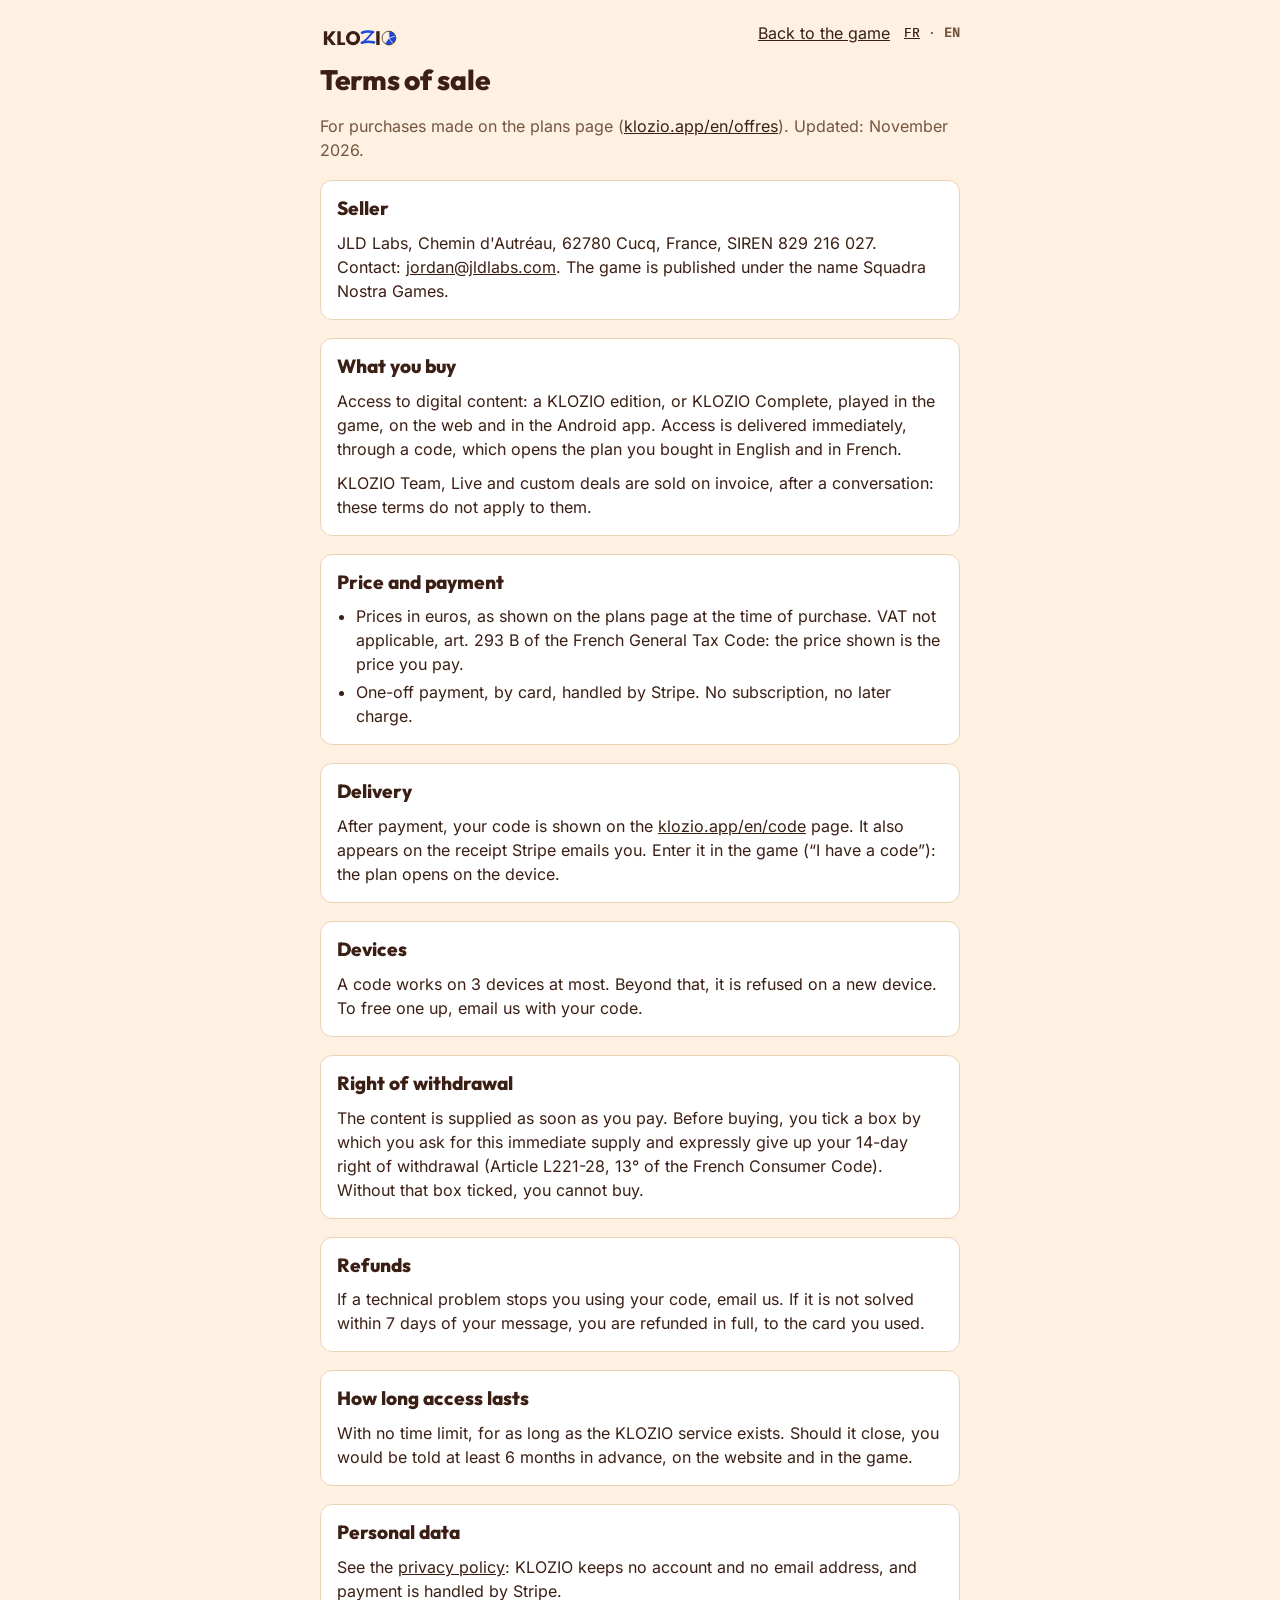
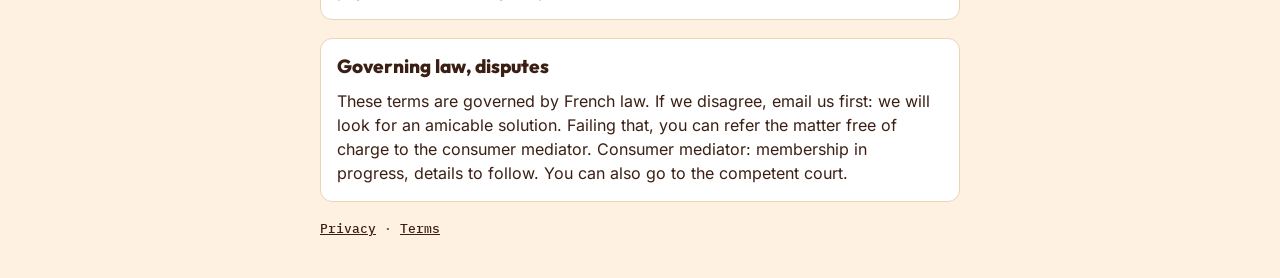
<file: en/terms/index.html>
<!doctype html>
<html lang="en">
<head>
<meta charset="utf-8">
<meta name="viewport" content="width=device-width,initial-scale=1,viewport-fit=cover">
<title>KLOZIO · Terms of sale</title>
<meta name="description" content="Terms of sale for KLOZIO plans, sold by JLD Labs.">
<meta name="theme-color" content="#FFF1E1">
<link rel="icon" href="../../assets/icons/favicon-32.png" sizes="32x32">
<link rel="stylesheet" href="../../src/ui/fonts.css">
<!-- Généré par scripts/confidentialite.js (npm run dist) depuis i18n/en.json. -->
<style>
:root{--bg:#FFF1E1;--surface:#FFFFFF;--line:#EBD3B8;--fg:#3B1F14;--muted:#735540;--accent:#1F4BD8;
  --display:"Outfit",ui-sans-serif,system-ui,sans-serif;--body:"Inter",ui-sans-serif,system-ui,sans-serif;--mono:"IBM Plex Mono",ui-monospace,Menlo,monospace}
*{box-sizing:border-box}
html{-webkit-text-size-adjust:100%;text-size-adjust:100%}
body{margin:0;background:var(--bg);color:var(--fg);font:400 16px/1.5 var(--body);padding:0 max(16px,env(safe-area-inset-right,0px)) 0 max(16px,env(safe-area-inset-left,0px))}
main{max-width:640px;margin:0 auto;padding:20px 0 40px;display:flex;flex-direction:column;gap:18px}
h1{font:800 28px/1.15 var(--display);letter-spacing:-.01em;margin:0}
h2{font:700 19px/1.25 var(--display);margin:0}
p,ul{margin:0}
ul{padding-left:1.2em;display:flex;flex-direction:column;gap:4px}
a{color:var(--fg)}
code{font:500 14px/1.4 var(--mono)}
.top{display:flex;justify-content:space-between;align-items:center;gap:12px}
.top img{height:26px;width:auto;display:block}
.nav{display:flex;align-items:center;gap:14px}
.langs{font:500 13px/1.4 var(--mono);color:var(--muted)}
.card{background:var(--surface);border:1px solid var(--line);border-radius:12px;padding:16px;display:flex;flex-direction:column;gap:10px}
.muted{color:var(--muted)}
.foot{font:500 13px/1.4 var(--mono);color:var(--muted)}
a:focus-visible{outline:3px solid var(--accent);outline-offset:2px}
</style>
</head>
<body>
<main>
  <div class="top"><a href="../../?lang=en"><img src="../../public/brand/klozio_wordmark_chocolat_bleu.svg" alt="KLOZIO" width="130" height="26"></a><span class="nav"><a href="../../?lang=en">Back to the game</a><span class="langs"><a href="../../cgv/" lang="fr" hreflang="fr">FR</a> · <b lang="en">EN</b></span></span></div>
  <h1>Terms of sale</h1>
  <p class="muted">For purchases made on the plans page (<a href="../../en/offres/">klozio.app/en/offres</a>). Updated: November 2026.</p>
  <section class="card">
    <h2>Seller</h2>
    <p>JLD Labs, Chemin d'Autréau, 62780 Cucq, France, SIREN 829 216 027. Contact: <a href="mailto:jordan@jldlabs.com?subject=KLOZIO%20terms">jordan@jldlabs.com</a>. The game is published under the name Squadra Nostra Games.</p>
  </section>
  <section class="card">
    <h2>What you buy</h2>
    <p>Access to digital content: a KLOZIO edition, or KLOZIO Complete, played in the game, on the web and in the Android app. Access is delivered immediately, through a code, which opens the plan you bought in English and in French.</p>
    <p>KLOZIO Team, Live and custom deals are sold on invoice, after a conversation: these terms do not apply to them.</p>
  </section>
  <section class="card">
    <h2>Price and payment</h2>
    <ul>
      <li>Prices in euros, as shown on the plans page at the time of purchase. VAT not applicable, art. 293 B of the French General Tax Code: the price shown is the price you pay.</li>
      <li>One-off payment, by card, handled by Stripe. No subscription, no later charge.</li>
    </ul>
  </section>
  <section class="card">
    <h2>Delivery</h2>
    <p>After payment, your code is shown on the <a href="../../en/code/">klozio.app/en/code</a> page. It also appears on the receipt Stripe emails you. Enter it in the game (“I have a code”): the plan opens on the device.</p>
  </section>
  <section class="card">
    <h2>Devices</h2>
    <p>A code works on 3 devices at most. Beyond that, it is refused on a new device. To free one up, email us with your code.</p>
  </section>
  <section class="card">
    <h2>Right of withdrawal</h2>
    <p>The content is supplied as soon as you pay. Before buying, you tick a box by which you ask for this immediate supply and expressly give up your 14-day right of withdrawal (Article L221-28, 13° of the French Consumer Code). Without that box ticked, you cannot buy.</p>
  </section>
  <section class="card">
    <h2>Refunds</h2>
    <p>If a technical problem stops you using your code, email us. If it is not solved within 7 days of your message, you are refunded in full, to the card you used.</p>
  </section>
  <section class="card">
    <h2>How long access lasts</h2>
    <p>With no time limit, for as long as the KLOZIO service exists. Should it close, you would be told at least 6 months in advance, on the website and in the game.</p>
  </section>
  <section class="card">
    <h2>Personal data</h2>
    <p>See the <a href="../../en/confidentialite/">privacy policy</a>: KLOZIO keeps no account and no email address, and payment is handled by Stripe.</p>
  </section>
  <section class="card">
    <h2>Governing law, disputes</h2>
    <p>These terms are governed by French law. If we disagree, email us first: we will look for an amicable solution. Failing that, you can refer the matter free of charge to the consumer mediator. Consumer mediator: membership in progress, details to follow. You can also go to the competent court.</p>
  </section>
  <p class="foot"><a href="../../en/confidentialite/">Privacy</a> · <a href="../../en/terms/">Terms</a></p>
</main>
</body>
</html>
</file>
<file: src/ui/fonts.css>
/* Polices embarquées (SIL OFL 1.1, licences dans assets/fonts/), sous-ensemble latin, tirées de Google Fonts.
   M8 v2 : Outfit 800 (titres, scores), Inter 400/500 (corps), IBM Plex Mono 500 (chiffres, codes). Rien d'autre.
   M22 : sous-ensemble des caractères affichés (latin de base, Latin-1, œ, guillemets, tirets, €, flèches, ≤ ≥) et
   Inter réduite à la plage de graisse 400–500 déclarée ici (48 → 27 Ko), avec fontTools, hors du dépôt :
   fonttools varLib.instancer inter.woff2 wght=400:500, puis pyftsubset --layout-features='*' --flavor=woff2. */
@font-face{font-family:"Outfit";font-style:normal;font-weight:800;font-display:swap;
  src:url("../../assets/fonts/outfit-latin.woff2") format("woff2")}
@font-face{font-family:"Inter";font-style:normal;font-weight:400 500;font-display:swap;
  src:url("../../assets/fonts/inter-latin.woff2") format("woff2")}
@font-face{font-family:"IBM Plex Mono";font-style:normal;font-weight:500;font-display:swap;
  src:url("../../assets/fonts/ibm-plex-mono-500-latin.woff2") format("woff2")}
</file>
<file: src/ui/app.css>
/* KLOZIO — mise en page mobile d'abord (360×800), colonne ≤ 460 px. Couleurs : variables injectées depuis tokens.js.
   M8 v2 — typo : Outfit 800 (titres, scores, boutons), Inter 400/500 (corps), IBM Plex Mono 500 (chiffres, codes). */
:root{
  --display:"Outfit",ui-sans-serif,system-ui,sans-serif;
  --body:"Inter",ui-sans-serif,system-ui,sans-serif;
  --mono:"IBM Plex Mono",ui-monospace,Menlo,monospace;
  --tap:48px; --gap:10px;
  --gauge-ms:600ms; --stamp-ms:500ms;
}
*{box-sizing:border-box}
html{-webkit-text-size-adjust:100%;text-size-adjust:100%}
html,body{margin:0;min-height:100%;overflow-x:hidden;overflow-x:clip} /* clip : pas de conteneur de défilement, le bandeau sticky reste actif */
body{background:var(--bg);color:var(--fg);font:400 16px/1.45 var(--body);
  padding:env(safe-area-inset-top,0px) max(16px,env(safe-area-inset-right,0px)) env(safe-area-inset-bottom,0px) max(16px,env(safe-area-inset-left,0px));
  -webkit-tap-highlight-color:transparent}
.app{max-width:460px;margin:0 auto;padding-block:16px 32px;display:flex;flex-direction:column;gap:16px;min-height:100dvh}
h1,h2,h3{font-family:var(--display);font-weight:800;letter-spacing:-.01em;margin:0;text-wrap:balance;line-height:1.15}
b,strong{font-weight:500}
p{margin:0}
button{font:inherit;color:inherit;cursor:pointer;-webkit-appearance:none;appearance:none}
button:focus-visible,a:focus-visible{outline:3px solid var(--accent);outline-offset:2px}
.mono{font-family:var(--mono);font-variant-numeric:tabular-nums}
.muted{color:var(--muted)}
/* Texte réservé aux lecteurs d'écran (annonces) */
.sr-only{position:absolute!important;width:1px;height:1px;padding:0;margin:-1px;overflow:hidden;clip:rect(0 0 0 0);white-space:nowrap;border:0}
[tabindex="-1"]:focus{outline:none}
.eyebrow{font:500 12px/1.2 var(--body);letter-spacing:.12em;text-transform:uppercase;color:var(--muted)} /* M17-A : étiquettes en Inter, capitales espacées */
/* Bandeau BROUILLON : collé en haut de l'écran à toutes les étapes, même après défilement */
/* Brouillon : bandeau + barre du haut collés ensemble ; la barre est sous le bandeau, jamais recouverte */
.gamehead{position:sticky;top:0;z-index:5;display:flex;flex-direction:column;gap:10px;background:var(--bg);
  padding:env(safe-area-inset-top,0px) 0 10px;margin-top:calc(-1 * env(safe-area-inset-top,0px));box-shadow:var(--shadow-edge)}
.banner{background:var(--fg);color:var(--bg);font:500 13px/1.2 var(--body);letter-spacing:.08em;padding:8px 12px;border-radius:var(--r-m);text-align:center}
.card{background:var(--surface);border:1px solid var(--line);border-radius:var(--r-xl);padding:16px}

/* Boutons : ≥ 48 px de haut (A3) */
.cta{min-height:var(--cta);background:var(--accent);color:var(--accent-ink);border:0;border-radius:var(--r-xl);padding:14px 16px;font:800 17px/1.2 var(--display);letter-spacing:-.01em;width:100%}
/* M17-A : bleu plein = l'action principale seulement (.cta, une par écran) ; les autres boutons en contour chocolat */
.ghost{min-height:var(--tap);background:none;border:1.5px solid var(--fg);border-radius:var(--r-l);padding:12px 16px;font:500 15px/1.2 var(--body);color:var(--fg)}
.ghost.danger{background:none;border:2.5px solid var(--fg);color:var(--fg)} /* effacer la sauvegarde : jamais de corail sur un bouton */
.ghost[aria-pressed="true"]{border-color:var(--fg);border-width:2.5px;color:var(--fg)}
.link{min-height:var(--tap);background:none;border:0;color:var(--muted);font-size:15px;text-decoration:underline;text-underline-offset:3px;padding:0 8px}
.row{display:flex;gap:var(--gap)}
.row>*{flex:1}
.stack{display:flex;flex-direction:column;gap:var(--gap)}
.deal-cards{display:contents} /* M9 : cartes du CA et du deal du jour, remplies quand l'index des deals arrive */

/* Accueil */
.brand{display:flex;align-items:center;justify-content:space-between;gap:12px}
.wordmark{margin:0;line-height:0}
.wordmark img{display:block;width:56%;height:auto}
.brand-actions{display:flex;gap:8px;align-items:center}
.ghost.icon{min-width:var(--tap);padding:10px;display:grid;place-items:center}
.ghost.icon[aria-pressed="true"]{color:var(--fg);border-color:var(--fg)}
/* M14 : bouton FR / EN (accueil, options) ; la langue en cours en aplat, pas seulement en couleur */
.lang-switch{display:flex;gap:4px}
.lang-switch .ghost{min-width:var(--tap);padding:10px 8px;font:500 13px/1 var(--body);letter-spacing:.08em}
.lang-switch .ghost[aria-pressed="true"]{background:var(--fg);color:var(--bg);border-width:1.5px}
.home-top{position:relative}
.home-top .lang-switch{position:absolute;right:0;top:50%;transform:translateY(-50%)}
.opt-group.lang-row{flex-direction:row;justify-content:space-between;align-items:center;padding:4px 2px}
.brand .ed{font:800 16px/1.2 var(--display);letter-spacing:-.01em;color:var(--fg);display:block}
.brand .role{font-size:13px;color:var(--muted)}
.board{display:grid;grid-template-columns:132px 1fr;gap:16px;align-items:center}
.board h2{font-size:19px;margin-bottom:4px}
.board p{font-size:14px;color:var(--muted)}
.board .count{font:500 14px/1.4 var(--mono);color:var(--fg);margin-top:8px}
.board .complete{color:var(--fg);font-weight:500}
.wp{grid-column:1/-1;list-style:none;margin:0;padding:0;display:grid;grid-template-columns:1fr 1fr;gap:6px 16px;font-size:14px}
.wp li{display:flex;align-items:center;gap:8px}
.wp li span:first-of-type{flex:1;min-width:0}
.wp li i{flex:none;width:12px;height:12px;border-radius:var(--r-round);border:2px solid}
.wp li .mono{font-size:13px;color:var(--muted)}
.wp li.done .mono{color:var(--fg)}
.revenue{display:flex;flex-direction:column;gap:6px}
.revenue b{font:500 26px/1.1 var(--mono)}
.revenue p{font-size:15px}
.revenue .meter{margin-block:4px 2px}
.deals{display:flex;flex-direction:column;gap:var(--gap)}
.deal-card{display:flex;justify-content:space-between;align-items:flex-start;gap:12px;text-align:left;width:100%;min-height:var(--tap);
  background:var(--surface);border:1.5px solid var(--line-strong);border-radius:var(--r-l);padding:14px 16px;color:var(--fg)}
.deal-card:hover{border-color:var(--fg)}
.deal-card .main,.deal-card .side{display:flex;flex-direction:column;gap:4px}
.deal-card .main{min-width:0}
.deal-card .side{align-items:flex-end;flex:none}
.deal-card h3{font-size:18px}
.deal-card .who{color:var(--muted);font-size:14px}
.deal-card .val{font:500 15px/1.4 var(--mono)}
.deal-card .st{font-size:13px;font-weight:500;color:var(--muted);display:flex;gap:6px;align-items:center}
.deal-card .draft{font:500 12px/1 var(--body);letter-spacing:.1em;color:var(--muted)}
.empty{text-align:center;display:flex;flex-direction:column;gap:6px;padding:24px 16px}

/* Partie */
.topbar{display:flex;align-items:center;justify-content:space-between;gap:12px}
.topbar .ghost{flex:none;padding:10px 14px;font-size:14px}
.topbar .meta{text-align:right;min-width:0}
.topbar .meta b{display:block;font:800 15px/1.25 var(--display);letter-spacing:-.01em;white-space:nowrap;overflow:hidden;text-overflow:ellipsis}
.topbar .meta span{font:400 13px/1.3 var(--body);color:var(--muted)}
.topbar .meta span.plain{font:14px/1.3 var(--body)}
.topbar .meta span.lived{display:block;font:italic 13px/1.3 var(--body)}
.lesson{display:flex;flex-direction:column;align-items:center;margin-top:8px}
.lesson .lesson-msg:empty{display:none}
/* Partie : roue du deal (géométrie du O du logo) à côté de la jauge */
.dealbar{display:grid;grid-template-columns:76px 1fr;gap:14px;align-items:center}
.track{display:grid;grid-template-columns:repeat(5,1fr);gap:6px}
/* A12 : pastilles d'étape, trois états distinguables sans la couleur */
.seg{height:30px;border-radius:var(--r-s);display:flex;align-items:center;justify-content:center;gap:3px;font:500 12px/1 var(--body);letter-spacing:.04em}
.seg.next{color:var(--muted);background:transparent;border:1.5px dashed var(--muted)}
.seg.now{color:var(--fg);background:var(--surface);border:2.5px solid var(--fg)}
.seg.done{color:var(--skill-ink);border:1.5px solid transparent}
.gauge{display:flex;flex-direction:column;gap:6px}
.gauge-row{display:flex;justify-content:space-between;align-items:baseline;font-size:13px;color:var(--muted)}
.gauge-row b{font:500 15px/1 var(--mono);color:var(--fg)}
.gauge-row .delta{font:500 13px/1 var(--mono);margin-left:6px}
/* A11 : marqueur plein, plus haut et plus contrasté que les seuils ; seuils en traits fins libellés */
.bar{height:12px;border-radius:var(--r-pill);background:linear-gradient(90deg,var(--cold),var(--hot));box-shadow:0 0 0 1.5px var(--line-strong);position:relative;margin-block:10px 2px}
.bar i{position:absolute;top:-10px;width:12px;height:32px;border-radius:var(--r-pill);background:var(--fg);border:2.5px solid var(--bg);transform:translateX(-6px);z-index:1;
  box-shadow:var(--shadow-marker);transition:left var(--gauge-ms) ease-out}
.bar .tick{position:absolute;top:-4px;height:20px;width:2px;background:var(--fg);transform:translateX(-1px);box-shadow:0 0 0 1.5px var(--bg)}
.gauge-scale{position:relative;display:flex;justify-content:space-between;font-size:12px;line-height:1.3;color:var(--muted);height:16px}
.gauge-scale .th{position:absolute;top:0;transform:translateX(-50%);color:var(--fg);font-weight:500}
.scene{display:flex;flex-direction:column;gap:10px}
.scene .stage{display:flex;align-items:center;gap:6px;font:500 12px/1.2 var(--body);letter-spacing:.1em;text-transform:uppercase}
.scene .ctx{font-size:17px;line-height:1.45}
.scene .ask{font:500 17px/1.45 var(--body)}
.opts{display:flex;flex-direction:column;gap:var(--gap)}
/* A13 : avant le choix, une option a l'air active : même fond que les cartes de scène, bordure contrastée
   (≥ 4,5:1), texte en couleur pleine, numéro sur pastille laiton, état au toucher */
.opt{display:grid;grid-template-columns:auto 1fr;gap:6px 12px;align-items:start;text-align:left;width:100%;min-height:var(--tap);
  background:var(--surface-2);color:var(--fg);border:2px solid var(--line-strong);border-radius:var(--r-l);padding:12px 14px;font-size:16px;line-height:1.45;
  box-shadow:var(--shadow-card);transition:transform var(--fx-press-ms) ease-out,border-color var(--fx-press-ms) ease-out,background-color var(--fx-press-ms) ease-out}
.opt .num{grid-row:1;width:26px;height:26px;border-radius:var(--r-round);border:2px solid var(--fg);background:var(--fg);display:grid;place-items:center;font:500 13px/1 var(--mono);color:var(--bg)}
.opt .txt{color:var(--fg);font-weight:500}
.opt:not(:disabled):active{transform:scale(var(--fx-scale));border-color:var(--fg);background:var(--fx-press-bg)}
.opt .txt{grid-column:2}
.opt:not(:disabled):hover{border-color:var(--fg)}
.opt:disabled{cursor:default}
.opt .grade,.opt .fb{grid-column:2;display:none}
.opt .grade{align-items:center;gap:6px;font:500 13px/1.2 var(--body);letter-spacing:.04em;text-transform:uppercase}
.opt .fb{font-size:16px;line-height:1.45;color:var(--muted)}
.revealed .opt .grade{display:flex;justify-self:start}
.revealed .opt .fb{display:block}
.revealed .opt{background:var(--surface)}
/* M18 : le choix se lit sans la couleur (bordure épaisse, marge réduite d'autant : le texte ne bouge pas) */
.opt.picked{border-width:4px;border-color:var(--fg);padding:10px 12px}
.opt.best{border-color:var(--good)}
/* L'option atténuée garde son commentaire à pleine lisibilité (contenu du deal) */
.opt.dim{border-color:var(--fx-dim-border);box-shadow:none}
.opt.dim>:not(.fb){opacity:var(--fx-dim)}
.opt.picked .num{background:var(--fg);color:var(--bg);border-color:var(--fg)}
.revealed .opt:not(.picked) .num{background:none;color:var(--fg);border-color:var(--line-strong)}
.keyhint{font-size:13px;color:var(--muted);text-align:center;display:none}
@media (hover:hover) and (pointer:fine){.keyhint{display:block}}

/* Débrief */
.verdict{text-align:center;display:flex;flex-direction:column;gap:8px;align-items:center;padding-block:12px 4px}
.stamp{font:800 36px/1 var(--display);letter-spacing:.06em;padding:10px 18px;border:4px solid var(--fg);border-radius:var(--r-m);transform:rotate(-3deg);
  animation:stamp var(--stamp-ms) ease-out both}
@keyframes stamp{from{transform:rotate(-6deg) scale(1.3);opacity:0}70%{transform:rotate(-3deg) scale(.97);opacity:1}}
.verdict .ca{font:500 20px/1.3 var(--mono);font-variant-numeric:tabular-nums}
.costliest{display:flex;flex-direction:column;gap:4px}
.costliest .cost-step{font:800 16px/1.3 var(--display);letter-spacing:-.01em}
.scene .value-tag{margin-left:auto;font:500 12px/1 var(--body);letter-spacing:.06em;color:var(--fg);border:1.5px solid currentColor;border-radius:var(--r-pill);padding:4px 8px}
.opt .grade .cost{margin-left:auto;font:500 13px/1 var(--mono);letter-spacing:0;text-transform:none;color:inherit}
.verdict .temp{font-size:14px;color:var(--muted)}
.mgr{display:flex;flex-direction:column;gap:4px}
.mgr q{font-style:italic;font-size:16px}
.mgr q::before{content:"« "} .mgr q::after{content:"\00a0»"} /* espace insécable : jamais de » seul en début de ligne */
:lang(en) .mgr q::before{content:"\201C"} :lang(en) .mgr q::after{content:"\201D"} /* M14 : guillemets anglais */
.steps{display:flex;flex-direction:column;gap:8px}
.step-row{display:grid;grid-template-columns:30px 1fr auto;gap:10px;align-items:center;font-size:15px}
.step-row .ab{width:30px;height:30px;border-radius:var(--r-s);display:grid;place-items:center;font:500 12px/1 var(--body);color:var(--skill-ink)}
.step-row .g{display:flex;align-items:center;gap:6px;font-weight:500;font-size:14px}
.won{display:grid;grid-template-columns:96px 1fr;gap:14px;align-items:center}
.won p{font-size:15px;margin:0}
.won .stack{gap:6px}
.won .rec{color:var(--fg);font-weight:500}
/* M8 v2 : une part de roue qui se remplit apparaît depuis le centre du cercle, comme au logo */
.wheel .part-in{transform-box:view-box;transform-origin:60px 60px;animation:part-in var(--part-ms,140ms) ease-out both}
@keyframes part-in{from{opacity:0;transform:scale(.6)}}

/* Options */
.opt-group{display:flex;flex-direction:column;gap:8px}
.opt-group h2{font-size:17px}
.switch{display:flex;align-items:center;justify-content:space-between;gap:12px;min-height:var(--tap);width:100%;text-align:left;
  background:var(--surface);border:1.5px solid var(--line);border-radius:var(--r-l);padding:10px 14px;color:var(--fg)}
.switch .knob{flex:none;width:44px;height:26px;border-radius:var(--r-pill);background:var(--line);position:relative}
.switch .knob::after{content:"";position:absolute;top:3px;left:3px;width:20px;height:20px;border-radius:var(--r-round);background:var(--surface);transition:left var(--dur-switch)}
.switch[aria-checked="true"] .knob{background:var(--fg)}
.switch[aria-checked="true"] .knob::after{left:21px}
.switch small{display:block;color:var(--muted);font-size:13px}
.confirm{display:flex;flex-direction:column;gap:var(--gap)}
.footer{font-size:13px;color:var(--muted);text-align:center;margin-top:auto}

/* Effets réduits : option du jeu ou réglage du système */
.reduced *,.reduced *::before,.reduced *::after{animation:none!important;transition:none!important}
@media (prefers-reduced-motion:reduce){*,*::before,*::after{animation:none!important;transition:none!important}}
.page-title{font-size:24px}

/* Événement de deal */
.event{display:flex;flex-direction:column;gap:6px;border-left:4px solid var(--bad)}
.event p{font-size:16px;line-height:1.45}
.event .event-temp{font:500 14px/1.2 var(--mono);color:var(--fg)}

/* Accueil : navigation */
.ghost.wide{display:flex;justify-content:space-between;align-items:center;width:100%;text-align:left}
.cta:disabled{opacity:1;background:var(--line);color:var(--muted);cursor:default}
.small{font-size:13px}

/* Campagne */
.group{display:flex;flex-direction:column;gap:var(--gap);padding-top:8px}
.group-head{display:flex;align-items:center;gap:14px}
.group-head h2{font-size:20px}
.group-head .illus{flex:none;width:96px;height:auto}
.deal-card:disabled{cursor:default;background:transparent;border-style:dashed}

/* Profil */
.mastery{display:flex;flex-direction:column;gap:10px}
.mastery-row{display:grid;grid-template-columns:104px 1fr 76px;gap:10px;align-items:center;font-size:15px}
.mastery-row .mono{text-align:right;font-size:13px}
.meter{height:10px;border-radius:var(--r-pill);background:var(--line);overflow:hidden}
.meter i{display:block;height:100%;border-radius:var(--r-pill)}
.history{display:flex;flex-direction:column;gap:8px}
.history-row{display:grid;grid-template-columns:1fr auto auto;gap:10px;align-items:center;font-size:14px}
.history-row .pips{display:flex;gap:2px}
.history-row .st{font-weight:500;font-size:13px}

/* Introduction */
.intro-top{display:flex;justify-content:space-between;align-items:center}
.intro-actions{display:flex;align-items:center;gap:12px} /* M14 : Passer, puis FR / EN en haut à droite */
.intro{display:flex;flex-direction:column;gap:14px;align-items:center;text-align:center;padding-block:24px 8px}
.intro h1{font-size:28px}
.intro p{font-size:17px;line-height:1.5;max-width:34ch}
.intro .intro-voice{font-size:15px;color:var(--muted);margin-top:-6px}
.intro-art{min-height:150px;display:grid;place-items:center}
.intro-grades{list-style:none;margin:0;padding:0;display:flex;flex-direction:column;gap:12px;align-items:flex-start;font:500 18px/1.2 var(--body);text-align:left}
.intro-grades li{display:flex;align-items:center;gap:10px}
.intro-amount{font:500 24px/1.3 var(--mono);border:2px solid var(--line-strong);border-radius:var(--r-l);padding:18px 20px}
.intro-dots{display:flex;justify-content:center;gap:8px}
.intro-dots i{width:10px;height:10px;border-radius:var(--r-round);border:2px solid var(--muted)}
.intro-dots i.on{background:var(--fg);border-color:var(--fg)}

/* Deal du jour */
.daily{display:flex;flex-direction:column;gap:6px;border-top:4px solid var(--fg)}
.daily h2{font-size:20px}
.daily .cta,.daily .ghost{margin-top:6px}
.daily-result{font:500 15px/1.3 var(--mono);align-self:flex-start}
.mode-tag{font:500 13px/1.3 var(--body);color:var(--fg);margin:0}
.mode-tag span{color:var(--muted);font-weight:400}

/* Entraînement */
.skill span:first-child{display:flex;align-items:center;gap:8px}
.drill-sum{display:flex;flex-direction:column;gap:6px}
.drill-sum h2{font-size:22px}
.drill-row{grid-template-columns:1fr auto}

/* Duel */
.duel{display:flex;flex-direction:column;gap:var(--gap)}
.code-input{min-height:var(--tap);font:500 20px/1.2 var(--mono);letter-spacing:.06em;text-transform:uppercase;text-align:center;
  background:var(--surface);color:var(--fg);border:2px solid var(--line-strong);border-radius:var(--r-l);padding:10px 12px;width:100%}
.code-input:focus-visible{outline:3px solid var(--accent);outline-offset:2px}
.duel-msg{min-height:1.4em;font-size:15px}
.duel-msg.bad{color:var(--fg);font-weight:500}
.challenge{display:flex;flex-direction:column;gap:8px;align-items:stretch}
.challenge .code{font:500 28px/1.2 var(--mono);letter-spacing:.06em;text-align:center;color:var(--fg);user-select:all}
.duel-result{display:flex;flex-direction:column;gap:10px}
.duel-verdict{font:800 18px/1.3 var(--display);letter-spacing:-.01em}
.duel-grid{display:grid;grid-template-columns:30px 1fr 1fr;gap:8px 10px;align-items:center;font-size:14px}
.duel-grid .ab{width:30px;height:30px;border-radius:var(--r-s);display:grid;place-items:center;font:500 12px/1 var(--body);color:var(--skill-ink)}
.duel-grid .g{display:flex;align-items:center;gap:6px;font-weight:500;justify-self:start}
.duel-grid b.mono{font-size:13px}

/* KLOZIO Team (M11 lot C) : pseudo, classement, deal de la semaine */
.pseudo-input{text-transform:none;letter-spacing:0;font-family:var(--body)}
.week-slot:empty{display:none}
.team-rank{display:flex;flex-direction:column;gap:8px}
.team-list{list-style:none;margin:0;padding:0;counter-reset:rank}
.team-list li{counter-increment:rank;display:grid;grid-template-columns:28px 1fr auto;grid-template-rows:auto auto;column-gap:10px;padding:8px 0;border-top:1px solid var(--line)}
.team-list li::before{content:counter(rank);grid-row:1 / 3;font:500 15px/1.6 var(--mono);color:var(--muted)}
.team-list li > :nth-child(2){grid-column:2}
.team-list li > :nth-child(3){grid-column:3;grid-row:1 / 3;align-self:center}
.team-list li.me{font-weight:500}

/* Accueil : éditions à venir (verrouillées, sans contenu) */
.editions{display:flex;flex-direction:column;gap:8px}
.editions ul{list-style:none;margin:0;padding:0;display:flex;flex-direction:column;gap:6px}
.edition-soon{display:flex;align-items:center;gap:10px;padding:10px 14px;border:1.5px dashed var(--line);border-radius:var(--r-l);color:var(--muted);font-size:15px}
.edition-soon span:first-of-type{flex:1;color:var(--fg)}
.edition-soon .soon{font:500 12px/1 var(--body);letter-spacing:.08em;text-transform:uppercase}
.edition-switch{width:100%;display:flex;align-items:center;justify-content:space-between;gap:10px;font-size:15px}
.edition-switch .soon{font:500 12px/1 var(--body);letter-spacing:.08em;text-transform:uppercase;color:var(--muted)}

/* Notes et verdicts en aplat (M8 v2) : senior = bleu, texte crème ; passe = miel, texte chocolat ; faute = corail,
   texte chocolat. Le picto de la note (A9) prend la couleur du texte. */
.opt .grade,.step-row .g,.duel-grid .g,.intro-grades li,.deal-card .st.signed,.deal-card .st.delayed,.deal-card .st.lost,
.history-row .st,.daily-result{padding:4px 9px;border-radius:var(--r-pill)}
.opt.g3 .grade,.step-row .g.g3,.duel-grid .g3,.intro-grades .g3{background:var(--good);color:var(--accent-ink)}
.deal-card .st.signed,.history-row .st.signed,.daily-result.signed,.stamp.signed{background:var(--fg);color:var(--bg)}
.opt.g1 .grade,.step-row .g.g1,.duel-grid .g1,.intro-grades .g1,.deal-card .st.delayed,.history-row .st.delayed,.daily-result.delayed,.stamp.delayed{background:var(--mid);color:var(--fg)}
.opt.g0 .grade,.step-row .g.g0,.duel-grid .g0,.intro-grades .g0,.deal-card .st.lost,.history-row .st.lost,.daily-result.lost,.stamp.lost{background:var(--bad);color:var(--fg)}
.history-row .pips .g3{color:var(--good)} .history-row .pips .g1{color:var(--mid)} .history-row .pips .g0{color:var(--bad)}

/* M8 v2 — écran d'ouverture : logo du fichier de marque (72 % de l'écran), animé ; une fois par jour, passé d'un tap.
   Effets réduits : les animations CSS sont coupées, tout s'affiche d'un coup (fondus de 200 ms en JS). */
.splash{position:fixed;inset:0;z-index:20;display:flex;flex-direction:column;align-items:center;justify-content:center;gap:16px;
  padding:24px;text-align:center;background:var(--bg);color:var(--fg);cursor:pointer}
.splash-logo{width:72vw}
.splash-logo svg{display:block;width:100%;height:auto;overflow:visible}
.splash-name{font:800 54px/1 var(--display);letter-spacing:-.01em}
.splash-by{font:500 11px/1.3 var(--body);letter-spacing:.22em;margin-right:-.22em;color:var(--muted)}
.splash-tag{font:500 17px/1.45 var(--body);color:var(--fg);max-width:28ch}
.splash:not(.go) .splash-by,.splash:not(.go) .splash-tag{visibility:hidden}
.splash{--sp-out:var(--ease-splash-out);--sp-inout:var(--ease-splash-inout);--sp-pop:var(--ease-splash-pop)}
.splash .sp-letter,.splash .sp-part,.splash-by,.splash-tag{will-change:opacity,transform}
.splash:not(.go) .sp-letter,.splash:not(.go) .sp-part{opacity:0}
.splash:not(.go) .sp-stroke{stroke-dashoffset:var(--len)}
.splash.go .sp-letter{transform-box:fill-box;animation:sp-rise var(--splash-letters) var(--sp-out) both}
.splash.go .sp-stroke{animation:sp-draw var(--splash-stroke) var(--sp-inout) both}
.splash.go .sp-part{transform-box:view-box;transform-origin:60px 60px;animation:part-in var(--splash-part) var(--sp-pop) both}
.splash.go .splash-by,.splash.go .splash-tag{animation:sp-rise var(--splash-tag) var(--sp-out) var(--splash-tag-at) both}
.splash.still *{animation:none!important}
.splash.still .sp-letter,.splash.still .sp-part{opacity:1}
.splash.still .sp-stroke{stroke-dashoffset:0}
@keyframes sp-rise{from{opacity:0;transform:translateY(6px)}}
@keyframes sp-draw{from{stroke-dashoffset:var(--len)}}
/* M10-A : carte « Édition complète » (campagne, accueil), toast (deal non publié) */
.full-edition-slot{display:contents}
.full-edition{display:flex;flex-direction:column;gap:8px;margin-top:8px}
.full-edition h2{font-size:20px}
.full-edition .ghost:disabled{border-color:var(--line);color:var(--muted);cursor:default}
.toast{position:fixed;left:16px;right:16px;bottom:calc(16px + env(safe-area-inset-bottom));z-index:50;max-width:420px;margin:0 auto;
  background:var(--fg);color:var(--bg);border-radius:var(--r-l);padding:12px 16px;font:500 15px/1.35 var(--body);text-align:center;
  box-shadow:var(--shadow-float);animation:toast-in var(--dur-toast) ease-out}
@keyframes toast-in{from{opacity:0;transform:translateY(8px)}}

/* M16 lot A — accueil ordinateur (≥ 1024 px, rendu par home-desktop.js seulement). Trois colonnes, mêmes tokens.
   Miel et corail restent des aplats sous du texte chocolat, jamais des couleurs de texte. */
.app.wide{max-width:1360px;padding-block:20px 40px;gap:24px}
.dk-head{display:flex;align-items:center;gap:24px;padding-bottom:16px;border-bottom:1px solid var(--line)}
.dk-logo{height:38px;width:auto;display:block}
.dk-tabs{display:flex;gap:4px;padding:4px;border-radius:var(--r-xl);background:var(--surface-2)}
.dk-tab{min-height:var(--tap);padding:10px 18px;border:0;border-radius:var(--r-ml);background:none;font:500 15px/1.2 var(--body);color:var(--fg)}
.dk-tab.on{background:var(--fg);color:var(--bg)}
.dk-head-right{margin-left:auto;display:flex;align-items:center;gap:12px}
.dk-head-right .offers-button{width:auto;padding:10px 16px}
.dk-access{font:500 14px/1.2 var(--body);color:var(--muted);padding:12px 16px;border:1.5px solid var(--line);border-radius:var(--r-pill)}
.dk-access.paid{color:var(--fg);border-color:var(--fg)}
.dk-grid{display:grid;grid-template-columns:minmax(260px,300px) minmax(0,1fr) minmax(260px,300px);gap:24px;align-items:start}
.dk-col{display:flex;flex-direction:column;gap:20px;min-width:0}
.dk-left,.dk-right{position:sticky;top:20px} /* profil, CA, équipe : visibles pendant le défilement de la campagne */
.dk-profile{gap:14px}
.dk-profile h2{font-size:26px}
.dk-wheel{display:flex;justify-content:center;padding:6px 0}
.dk-wheel svg{width:200px;height:auto}
.dk-bars{list-style:none;margin:0;padding:0;display:flex;flex-direction:column;gap:8px}
.dk-bars li{display:grid;grid-template-columns:minmax(0,1fr) 84px 32px;align-items:center;gap:10px;font-size:15px}
.dk-bar{height:8px;border-radius:var(--r-xs);background:var(--surface-2);overflow:hidden}
.dk-bar i{display:block;height:100%;border-radius:var(--r-xs);background:var(--mid)}
.dk-bar i.done{background:var(--mid)}
.dk-weak{line-height:1.5}
.dk-links{display:flex;gap:8px}
.dk-links .ghost{flex:1;padding:10px 12px;font-size:14px}
.dk-revenue{background:var(--fg);color:var(--bg);border-radius:var(--r-2xl);padding:22px 24px;display:flex;flex-direction:column;gap:8px}
.dk-revenue .eyebrow{color:var(--bg)}
.dk-revenue b{font:500 40px/1.1 var(--mono);font-variant-numeric:tabular-nums}
.dk-meter{height:10px;border-radius:var(--r-pill);background:var(--muted);overflow:hidden;margin-top:6px}
.dk-meter i{display:block;height:100%;background:var(--mid)}
.dk-revenue-foot{display:flex;flex-wrap:wrap;justify-content:space-between;gap:4px 12px;font-size:13px;margin-top:6px}
.dk-revenue-foot span{white-space:nowrap}
.dk-daily{display:grid;grid-template-columns:minmax(0,1fr) 260px;gap:28px;padding:28px 32px;border:2px solid var(--fg)}
.dk-daily h2{font-size:40px;line-height:1.05}
.dk-daily-main{display:flex;flex-direction:column;gap:12px}
.dk-tags{display:flex;align-items:center;gap:10px;flex-wrap:wrap}
.dk-tags .eyebrow{color:var(--fg)}
.dk-pill{font:500 12px/1 var(--body);letter-spacing:.08em;text-transform:uppercase;padding:7px 10px;border-radius:var(--r-pill);background:var(--surface-2)}
.dk-hook{font-size:17px;line-height:1.6}
.dk-daily-side{display:flex;flex-direction:column;align-items:flex-end;justify-content:center;gap:12px;text-align:right}
.dk-value{font:500 40px/1 var(--mono);font-variant-numeric:tabular-nums}
.dk-daily-side .cta{width:100%}
.dk-section-head{display:flex;align-items:baseline;gap:14px}
.dk-section-head h2{font-size:28px}
.dk-campaign{display:flex;flex-direction:column;gap:16px}
.dk-filters{display:flex;gap:8px;flex-wrap:wrap}
.dk-chip{min-height:var(--tap);padding:10px 18px;border-radius:var(--r-pill);border:1.5px solid var(--line);background:var(--surface);font:500 15px/1.2 var(--body)}
.dk-chip[aria-pressed="true"]{background:var(--fg);border-color:var(--fg);color:var(--bg)}
.dk-grid-cards{display:grid;grid-template-columns:repeat(auto-fill,minmax(220px,1fr));gap:16px}
.dk-card{min-height:var(--tap);display:flex;flex-direction:column;align-items:flex-start;gap:8px;padding:18px 20px;text-align:left;
  background:var(--surface);border:1px solid var(--line);border-radius:var(--r-2xl)}
.dk-card:hover{border-color:var(--line-strong)}
.dk-card-top{display:flex;justify-content:space-between;align-items:center;gap:8px;width:100%}
.dk-type{font:500 12px/1.2 var(--body);letter-spacing:.1em;text-transform:uppercase;color:var(--muted)}
.dk-status{font:500 12px/1 var(--body);letter-spacing:.08em;text-transform:uppercase;padding:6px 9px;border-radius:var(--r-pill);background:var(--surface-2);color:var(--fg);white-space:nowrap}
.dk-status.signed{background:var(--fg);color:var(--bg)}
.dk-status.delayed{background:var(--mid)}
.dk-status.lost{background:var(--bad)}
.dk-card-title{font:800 19px/1.2 var(--display);letter-spacing:-.01em}
.dk-card-value{margin-top:auto;padding-top:20px;font-size:16px}
.dk-card.locked{background:var(--surface-2);border-style:dashed;justify-content:center}
.dk-card.locked .small{color:var(--fg);font-weight:500;text-decoration:underline;text-underline-offset:3px}
.dk-team{gap:12px}
.dk-team .week{margin:0}
.dk-rank{list-style:none;margin:0;padding:0;display:flex;flex-direction:column;gap:2px}
.dk-rank li{display:grid;grid-template-columns:24px minmax(0,1fr) auto;align-items:center;gap:10px;padding:8px 10px;border-radius:var(--r-ml)}
.dk-rank li.me{background:var(--surface-2)}
.dk-challenge{gap:12px}
/* M16 lot A, retouches : campagne par secteur, « Voir les N autres », semaine du joueur */
.dk-sections{display:flex;flex-direction:column;gap:28px}
.dk-sector{display:flex;flex-direction:column;gap:12px}
.dk-sector-head{display:flex;align-items:baseline;justify-content:space-between;gap:12px;border-bottom:1px solid var(--line);padding-bottom:8px}
.dk-sector-head h3{font-size:20px}
.dk-more{align-self:flex-start}
.dk-week{gap:12px}
.dk-week-played{font:800 22px/1.2 var(--display)}
.dk-week-item{display:flex;flex-direction:column;gap:6px;padding-top:10px;border-top:1px solid var(--line)}

/* M16 lot B — deal en cours, ordinateur (≥ 1024 px, rendu par game.js). Notes : bleu = senior, miel = passe, corail =
   faute, toujours avec leur libellé écrit (jamais la couleur seule). */
.dg-head{display:flex;align-items:center;gap:20px;padding-bottom:16px;border-bottom:1px solid var(--line)}
.dg-head > .ghost{flex:none;padding:10px 16px}
.dg-title{min-width:0;display:flex;flex-direction:column;gap:2px}
.dg-title h1{font-size:26px}
.dg-title .mode-tag{margin:2px 0 0}
.dg-frieze{list-style:none;margin:0 0 0 auto;padding:0;display:flex;gap:6px;flex-wrap:wrap;justify-content:flex-end}
.dg-frieze li{display:flex;align-items:center;gap:6px;min-height:40px;padding:8px 14px;border-radius:var(--r-pill);border:1.5px solid var(--line);font:500 13px/1 var(--body);color:var(--muted)}
.dg-frieze li.done{background:var(--fg);border-color:var(--fg);color:var(--bg)}
.dg-frieze li.now{background:var(--fg);border-color:var(--fg);color:var(--bg)}
.dg-grid{display:grid;grid-template-columns:minmax(240px,280px) minmax(0,1fr);gap:28px;align-items:start}
.dg-left{display:flex;flex-direction:column;gap:20px;position:sticky;top:20px}
.dg-gauge{gap:14px}
.dg-gauge-body{display:grid;grid-template-columns:28px 1fr;gap:20px;min-height:260px}
.dg-vbar{position:relative;border-radius:var(--r-xl);background:var(--surface-2);overflow:hidden;box-shadow:0 0 0 1.5px var(--line)}
.dg-vbar i{position:absolute;left:0;right:0;bottom:0;border-radius:var(--r-xl);transition:height var(--gauge-ms) ease-out}
.dg-vbar i.lost{background:var(--cold)}
.dg-vbar i.delayed{background:var(--mid)}
.dg-vbar i.signed{background:var(--fg)}
.dg-th{position:absolute;left:-4px;right:-4px;height:3px;background:var(--fg)}
.dg-gauge-info{display:flex;flex-direction:column;justify-content:space-between}
.dg-temp{font:800 54px/1 var(--display)}
.dg-decided ul{list-style:none;margin:0;padding:0;display:flex;flex-direction:column;gap:14px}
.dg-decided li{display:grid;grid-template-columns:12px 1fr;gap:10px;align-items:start}
.dg-decided li > i{width:12px;height:12px;border-radius:var(--r-round);margin-top:3px}
.dg-decided li > i.g3{background:var(--accent)} .dg-decided li > i.g1{background:var(--mid)} .dg-decided li > i.g0{background:var(--bad)}
.dg-decided p{font-size:15px;line-height:1.45}
.dg-center{display:flex;flex-direction:column;gap:16px;min-width:0}
.dg-scene{padding:28px 32px;gap:16px}
.dg-step{color:var(--fg);display:flex;align-items:center;gap:10px}
.dg-ctx{font-size:22px;line-height:1.5;max-width:62ch}
.dg-ask{font-size:34px;margin-top:12px}
.dg-opts{display:flex;flex-direction:column;gap:14px}
.dg-opt{min-height:var(--tap);display:grid;grid-template-columns:44px 1fr;gap:18px;align-items:start;padding:22px 26px;text-align:left;
  background:var(--surface);border:1.5px solid var(--line-strong);border-radius:var(--r-2xl);font-size:18px;line-height:1.5}
.dg-opt .num{width:44px;height:44px;display:grid;place-items:center;border-radius:var(--r-ml);background:var(--surface-2);font:800 18px/1 var(--display)}
.dg-opt:not(:disabled):hover{border-color:var(--fg);box-shadow:0 0 0 1.5px var(--fg)}
.dg-opt{transition:transform var(--fx-press-ms) ease-out,background-color var(--fx-press-ms) ease-out}
.dg-opt:not(:disabled):active{transform:scale(var(--fx-scale));background:var(--fx-press-bg)}
.dg-opt:disabled{cursor:default}
.dg-opt-body{display:flex;flex-direction:column;gap:8px}
.dg-opt .txt{font-weight:500}
.dg-verdict{font-size:16px;line-height:1.5}
.dg-opt.picked{border-width:4px;border-color:var(--fg);padding:19.5px 23.5px}
.dg-opt.picked.g3 .num{background:var(--accent);color:var(--accent-ink)}
.dg-opt.picked.g1 .num{background:var(--mid)}
.dg-opt.picked.g0 .num{background:var(--bad)}
.dg-opt.picked .dg-verdict b{display:inline-block;padding:2px 9px;border-radius:var(--r-pill)}
.dg-opt.picked.g3 .dg-verdict b{background:var(--good);color:var(--accent-ink)}
.dg-opt.picked.g1 .dg-verdict b{background:var(--mid)}
.dg-opt.picked.g0 .dg-verdict b{background:var(--bad)}
.dg-opt.best{border-color:var(--accent);border-style:dashed}
.dg-opt.best .num{background:var(--accent);color:var(--accent-ink)}
.dg-opt.dim{opacity:.55}
.dg-foot{display:flex;align-items:center;gap:16px}
.dg-foot .keyhint{display:block;text-align:left;margin-right:auto}
.dg-foot .cta{width:auto;min-width:240px}

/* M16 lot C — débrief de fin de deal, ordinateur (≥ 1024 px, rendu par debrief-desktop.js). Bandeau chocolat, texte
   crème ; miel en aplat sous du texte chocolat (pastille des réflexes). */
.dd-banner{display:flex;justify-content:space-between;align-items:flex-end;gap:32px;background:var(--fg);color:var(--bg);border-radius:var(--r-3xl);padding:32px 40px}
.dd-banner .eyebrow{color:var(--bg)}
.dd-banner-main{display:flex;flex-direction:column;gap:10px;max-width:68ch}
.dd-banner h1{font-size:56px;line-height:1}
.dd-summary{font-size:19px;line-height:1.5}
.dd-banner-side{display:flex;flex-direction:column;align-items:flex-end;gap:10px;text-align:right;flex:none}
.dd-amount{font:500 52px/1 var(--mono);font-variant-numeric:tabular-nums}
.dd-amount.none{font-size:34px}
.dd-seniors{font:500 14px/1 var(--mono);background:var(--mid);color:var(--fg);padding:9px 14px;border-radius:var(--r-pill)}
.dd-grid{display:grid;grid-template-columns:minmax(0,1fr) minmax(300px,380px);gap:28px;align-items:start}
.dd-decisions{padding:28px 32px;gap:8px}
.dd-decisions h2{font-size:24px;margin-bottom:8px}
.dd-decisions ol{list-style:none;margin:0;padding:0}
.dd-decisions li{display:grid;grid-template-columns:170px minmax(0,1fr) 48px;gap:20px;padding:18px 0;border-top:1px solid var(--line)}
.dd-row-head{display:flex;flex-direction:column;align-items:flex-start;gap:8px}
.dd-grade{font:500 12px/1 var(--body);letter-spacing:.08em;text-transform:uppercase;padding:7px 10px;border-radius:var(--r-pill)}
.dd-grade.g3{background:var(--accent);color:var(--accent-ink)} .dd-grade.g1{background:var(--mid);color:var(--fg)} .dd-grade.g0{background:var(--bad);color:var(--fg)}
.dd-row-body{display:flex;flex-direction:column;gap:6px;font-size:16px;line-height:1.5}
.dd-row-body b{font-weight:500}
.dd-best{color:var(--accent)}
.dd-delta{text-align:right;font-size:16px;color:var(--fg)}
.dd-delta.down{color:var(--fg)}
.dd-side{display:flex;flex-direction:column;gap:20px;position:sticky;top:20px}
.dd-lesson{border:2px solid var(--fg);gap:14px}
.dd-lesson .eyebrow{color:var(--fg)}
.dd-lesson-t{font:800 24px/1.25 var(--display);letter-spacing:-.01em}
.dd-team{gap:12px}
.dd-bar-row{display:flex;flex-direction:column;gap:6px}
.dd-bar-head{display:flex;justify-content:space-between;gap:12px}
.dd-bar{height:8px;border-radius:var(--r-xs);background:var(--surface-2);overflow:hidden}
.dd-bar i{display:block;height:100%;border-radius:var(--r-xs)}
.dd-bar i.you{background:var(--mid)} .dd-bar i.avg{background:var(--muted)} .dd-bar i.best{background:var(--fg)}
.dd-progress{gap:6px}
.dd-actions{display:flex;flex-direction:column;gap:12px}
.dd-actions-row{display:grid;grid-template-columns:1fr 1fr;gap:12px}
.dd-actions-row .ghost{padding:12px 10px;font-size:14px}

/* M17-A — première visite (un seul bloc centré), ligne de crédibilité, série en miel, ligne « Débloquer », position. */
.cred{margin:-6px 0 4px;font-size:13px;line-height:1.4;color:var(--muted);text-align:center}
.dk-brand{display:flex;flex-direction:column;gap:4px;align-items:flex-start}.dk-brand .cred{margin:0;text-align:left;font-size:12px;max-width:260px}
.first-visit{display:flex;flex-direction:column;gap:10px;padding:28px 24px;text-align:center;align-items:center;border:2px solid var(--fg)}
.first-visit .fv-lead{font:800 22px/1.25 var(--display);letter-spacing:-.01em}
.first-visit h2{font-size:26px;margin-top:6px}
.first-visit .fv-hook{max-width:56ch;line-height:1.5}
.first-visit .cta{margin-top:10px;max-width:360px}
.first-visit .fv-all{margin-top:2px}
.fv-center{display:flex;justify-content:center;padding:48px 32px}.fv-center .first-visit{max-width:720px;width:100%;padding:44px 48px}
.fv-center .fv-lead{font-size:28px}.fv-center h2{font-size:32px}
.streak{align-self:flex-start;font:500 13px/1 var(--mono);background:var(--mid);color:var(--fg);padding:6px 10px;border-radius:var(--r-pill);margin:0}
.dk-revenue-foot .streak{display:inline-block}
.unlock-line{display:block;text-align:center;color:var(--fg);font-size:15px;text-underline-offset:3px;padding:10px 4px;min-height:var(--tap)}
.verdict .rank,.dd-rank{font-size:16px;font-weight:500}
.dd-rank{color:var(--bg)}
.locked-more{display:flex;align-items:center;gap:12px;text-align:left}
.dd-stage{font:500 12px/1.3 var(--body);letter-spacing:.08em;text-transform:uppercase;color:var(--muted)}

/* M17-B — deal du jour fait, demain ; débrief : une action principale, Rejouer et Défier en liens ; défi après un deal signé. */
.daily-done{font-weight:500;margin:0}
/* Deal du jour fait (M22 lot B) : « Fait », verdict et CA ; « Rejouer en entraînement » en lien */
.daily-fait{display:flex;align-items:center;flex-wrap:wrap;gap:8px;margin:0;font-weight:500}
.daily-fait .daily-result{align-self:auto}
.daily-replay{align-self:flex-start;padding-inline:0}
.dk-daily-side .daily-fait{justify-content:flex-end}
.dk-daily-side .daily-replay{align-self:flex-end}
.tomorrow{margin:2px 0 0}
.dk-daily-side .streak{align-self:flex-end}
.dd-links,.debrief-links{display:flex;justify-content:center;flex-wrap:wrap;gap:4px 18px}
.dd-links .link,.debrief-links .link{color:var(--fg)}
.challenge-score{display:flex;flex-direction:column;gap:10px}
.challenge-score p{font-weight:500;margin:0}
.dd-duel{display:flex}.dd-duel > .card{flex:1}

/* M18 lot A — le choix et le verdict. Tout est décrit ici, porté par .fx (posé au seul rendu qui suit un choix) et
   .fx-enter (entrée d'une scène). Aucune attente : l'état final est dans le DOM dès le toucher, on peut toucher
   « Suivant » pendant que ça joue. Durées : --fx-* (config.feel). */
:root{--fx-press-bg:color-mix(in srgb,var(--fg) 18%,var(--surface-2));--fx-dim-border:color-mix(in srgb,var(--fg) 55%,var(--surface))}
@keyframes fx-press{from{transform:scale(var(--fx-scale));background-color:var(--fx-press-bg)}}
@keyframes fx-shake{20%{transform:translateX(calc(var(--fx-shake) * -1))}40%{transform:translateX(var(--fx-shake))}60%{transform:translateX(calc(var(--fx-shake) * -1))}80%{transform:translateX(var(--fx-shake))}}
@keyframes fx-slide{from{opacity:0;transform:translateY(calc(var(--fx-slide) * -1))}}
@keyframes fx-pop{from{opacity:0;transform:scale(var(--fx-pop))}}
@keyframes fx-fade{from{opacity:0}}
@keyframes fx-soft{from{opacity:.6}}
@keyframes fx-dim{from{opacity:1}}
@keyframes fx-hold-dim{to{opacity:var(--fx-dim)}}
@keyframes fx-undim{from{opacity:var(--fx-dim)}to{opacity:1}}
@keyframes fx-dim-border{from{border-color:var(--line-strong)}}
@keyframes fx-best-border{from{border-color:var(--fx-dim-border)}}
@keyframes fx-enter{from{opacity:0;transform:translateX(var(--fx-scene))}}
@keyframes fx-out{to{opacity:0}}
.fx-stage{display:flex;flex-direction:column;gap:var(--gap)}
/* 1. toucher */
.fx :is(.opt,.dg-opt).picked{animation:fx-press var(--fx-press-ms) ease-out}
.fx .opt.dim{animation:fx-dim-border var(--fx-press-ms) ease-out}
.fx .opt.dim>:is(.num,.txt),.fx .dg-opt.dim{animation:fx-dim var(--fx-press-ms) ease-out}
/* 2. verdict : réflexe senior = pop ; faute = secousse de la carte ; ça passe = fondu */
.fx .opt.picked .fb,.fx .opt.picked.g0 .grade,.fx .dg-opt.picked .dg-verdict{animation:fx-slide var(--fx-verdict-ms) ease-out var(--fx-verdict-at) both}
.fx .opt.picked.g3 .grade,.fx .dg-opt.picked.g3 .dg-verdict b{animation:fx-pop var(--fx-verdict-ms) ease-out var(--fx-verdict-at) both}
.fx .opt.picked.g1 .grade{animation:fx-fade var(--fx-verdict-ms) ease-out var(--fx-verdict-at) both}
.fx :is(.opt,.dg-opt).picked.g0{animation:fx-press var(--fx-press-ms) ease-out,fx-shake var(--fx-shake-ms) ease-out var(--fx-press-ms)}
/* 3. la bonne réponse, bordure bleue en fondu ; les commentaires des deux autres options au même moment */
.fx .opt.best{animation:fx-best-border var(--fx-verdict-ms) ease-out var(--fx-best-at) backwards}
.fx .opt.best>:is(.num,.txt){animation:fx-hold-dim var(--fx-press-ms) ease-out forwards,fx-undim var(--fx-verdict-ms) ease-out var(--fx-best-at) forwards}
.fx .opt:not(.picked)>:is(.grade,.fb),.fx .dg-opt.best .dg-verdict{animation:fx-fade var(--fx-verdict-ms) ease-out var(--fx-best-at) both}
.fx .dg-opt.best{animation:fx-hold-dim var(--fx-press-ms) ease-out forwards,fx-undim var(--fx-verdict-ms) ease-out var(--fx-best-at) forwards,fx-best-border var(--fx-verdict-ms) ease-out var(--fx-best-at) backwards}
/* 4. étape suivante : bouton en fondu après le verdict (déjà actif) ; la scène entre, l'ancienne s'efface au-dessus */
.fx .fx-late{animation:fx-fade var(--fx-verdict-ms) ease-out var(--fx-late-at) both}
.fx-enter{animation:fx-enter var(--fx-scene-ms) ease-out backwards}
.fx-ghost{position:fixed;margin:0;z-index:1;pointer-events:none;animation:fx-out var(--fx-scene-ms) ease-out forwards}
/* M18 lot B — température : le chiffre compte (JS, config.feel.tempCountMs) et reste chocolat ; le delta, sur fond clair
   bleu ou corail, paraît puis s'efface. Roue : l'arc balaie le secteur à la première vue. Fin de deal : tampon (règle .stamp), lignes
   l'une après l'autre à la première vue. Série : un pop. */
.delta.up,.delta.down{color:var(--fg);padding:3px 7px;border-radius:var(--r-pill)}
.delta.up{background:var(--delta-up)}
.delta.down{background:var(--delta-down)}
.fx-temp .delta{animation:fx-fade var(--fx-press-ms) ease-out both,fx-out var(--fx-verdict-ms) ease-out var(--fx-hold-ms) forwards}
@keyframes fx-arc{from{stroke-dashoffset:1}}
/* Masqué jusqu'à la première vue, et l'animation posée à ce moment-là : une animation en pause retient ses nœuds. */
.wheel .part-arc{stroke-dasharray:1;stroke-dashoffset:1}
.wheel.seen .part-arc{stroke-dashoffset:0;animation:fx-arc var(--fx-arc-ms) ease-out both}
.fx-rows .fx-row{opacity:0}
.fx-rows.seen .fx-row{opacity:1;animation:fx-fade var(--fx-verdict-ms) ease-out calc(var(--i) * var(--fx-stagger)) both}
@keyframes fx-bump{50%{transform:scale(1.18)}}
.fx-bump{animation:fx-bump var(--fx-bump-ms) ease-out}
.dd-banner h1.stamp{align-self:flex-start;font-size:44px;line-height:1;margin:6px 0 4px;border-color:var(--bg)}
.dd-banner .stamp.signed{background:none;color:var(--bg)}
/* M18 : en partie sur mobile, la jauge reste à l'écran (pas sur un téléphone couché : elle mangerait la scène). La scène
   sortante passe sous l'en-tête ; leur fond, débordant sur les espaces entre blocs, la cache entièrement. */
@media (max-height:560px){.dealbar{position:static!important;box-shadow:none!important}}
.dealbar{position:sticky;top:0;z-index:4;background:var(--bg);box-shadow:0 0 0 8px var(--bg)}
.app>:is(.topbar,.mode-tag,.track,.dg-head){position:relative;z-index:2;background:var(--bg);box-shadow:0 0 0 16px var(--bg)}
/* Effets réduits (option du jeu ou réglage du système, voir applyOptions) : fondu seul de 100 ms, sans délai ni déplacement. */
.reduced .fx :is(.grade,.fb,.dg-verdict,.dg-verdict b,.fx-late),.reduced :is(.fx-enter,.toast,.stamp,.fx-bump,.wheel .part-in,.wheel.seen .part-arc,.fx-rows.seen .fx-row){animation:fx-fade var(--fx-fade-ms) ease-out both!important}
.reduced .fx-temp .delta{animation:fx-fade var(--fx-fade-ms) ease-out both,fx-out var(--fx-fade-ms) ease-out var(--fx-hold-ms) forwards!important}
.reduced .fx-temp :is(.bar i,.dg-vbar i){animation:fx-soft var(--fx-fade-ms) ease-out!important}
.reduced .fx :is(.opt,.dg-opt){animation:fx-soft var(--fx-fade-ms) ease-out!important}
.reduced .fx-ghost{animation:fx-out var(--fx-fade-ms) ease-out forwards!important}

/* M22 — héros de l'accueil (« le jeu qui joue », ui/hero.js). Mêmes tokens ; la boucle n'anime que transform et
   opacity, courbe --ease, 120 à 300 ms par étape (config.hero) ; les bordures et pastilles changent d'état sans
   animation. Statique (index.html publié, sans JavaScript) : la carte au repos, lisible telle quelle. */
.hero{display:flex;flex-direction:column;gap:6px;padding:12px 14px;position:relative;border:2px solid var(--fg);contain:layout}
.hero-top{display:flex;justify-content:space-between;align-items:baseline;gap:10px}
.hero-top .eyebrow{color:var(--fg);min-width:0;overflow:hidden;text-overflow:ellipsis;white-space:nowrap}
.hero-temp{flex:none;font:500 12px/1.2 var(--body);color:var(--muted);display:flex;align-items:baseline;gap:6px}
.hero-temp b{font:500 15px/1 var(--mono);color:var(--fg);font-variant-numeric:tabular-nums;min-width:2ch;text-align:right}
.hero-temp .delta{font:500 12px/1 var(--mono);font-variant-numeric:tabular-nums;opacity:0;min-width:5ch;text-align:center}
.hero-temp .delta:empty{visibility:hidden} /* place gardée : le chiffre ne bouge pas quand le delta paraît */
.hero-who{font-size:13px;line-height:1.35;color:var(--muted)}
.hero-ctx{font-size:16px;line-height:1.35}
.hero-ask{font:500 16px/1.4 var(--body);letter-spacing:0}
.hero-opts{gap:6px}
.hero .opt{font-size:15px;line-height:1.35;padding:8px 12px;position:relative}
.hero .opt.picked{padding:6px 10px}
.hero .opt.picked .num{background:var(--mid);color:var(--fg);border-color:var(--fg)}
.hero .opt.best{border-color:var(--good)}
.hero .opt.best .num{background:var(--good);color:var(--accent-ink);border-color:var(--good)}
.hero .opt.dim{border-color:var(--fx-dim-border)}.hero .opt.dim .num{opacity:var(--fx-dim)} /* le texte garde son contraste (≥ 4,5:1) */
.hero-verdict{display:flex;flex-direction:column;gap:6px}
html:not(.js) .hero-verdict:empty{display:none}
/* place du verdict réservée dès la première peinture (html.js) : rien ne bouge quand le jeu prend la main ; la boucle
   la mesure ensuite au pixel près (hero.js reserve) */
.js .hero-verdict{min-height:108px}.js .hero.compact .hero-verdict{min-height:0}
.hero-v{font-size:14px;line-height:1.4;margin:0}.hero-v.probe{visibility:hidden}
.hero-v .pill{display:inline-block;font:500 12px/1.2 var(--body);letter-spacing:.04em;text-transform:uppercase;padding:3px 8px;border-radius:var(--r-pill);margin-right:4px}
.hero-v.g1 .pill{background:var(--mid);color:var(--fg)}
.hero-v.g3 .pill{background:var(--good);color:var(--accent-ink)}
.hero-v.g0 .pill{background:var(--bad);color:var(--fg)}
.hero-note{font-size:12px;line-height:1.2;color:var(--muted);align-self:flex-start}
/* Empreinte du toucher sur l'option « ça passe » (chocolat translucide, aucune couleur nouvelle) */
.hero-touch{position:absolute;right:18%;top:50%;width:36px;height:36px;margin-top:-18px;border-radius:var(--r-round);
  border:2px solid var(--fg);background:color-mix(in srgb,var(--fg) 15%,transparent);opacity:0;pointer-events:none}
/* Boucle : (b) toucher, la carte s'enfonce, le verdict glisse ; (c) la bonne option ; (d) le delta ; (e) fondu, reprise */
@keyframes hero-touch{from{opacity:0;transform:scale(.6)}to{opacity:1;transform:scale(1)}}
@keyframes hero-lift{from{opacity:1;transform:scale(1)}to{opacity:0;transform:scale(1.15)}}
@keyframes hero-press{50%{transform:scale(var(--fx-scale))}}
@keyframes hero-slide{from{opacity:0;transform:translateY(calc(var(--hero-slide) * -1))}}
@keyframes hero-fade{from{opacity:0}}
@keyframes hero-out{to{opacity:0}}
@keyframes hero-pop{from{transform:scale(.6)}}
@keyframes hero-dim{to{opacity:.35}}
@keyframes hero-undim{from{opacity:.35}}
.hero.h-touch .hero-touch{animation:hero-touch var(--hero-touch-ms) var(--ease) both}
.hero.h-pick .hero-touch{animation:hero-lift var(--hero-verdict-ms) var(--ease) both}
.hero.h-pick .opt.picked{animation:hero-press var(--hero-press-ms) var(--ease)}
.hero.h-pick .hero-v.first,.hero.h-best .hero-v.second{animation:hero-slide var(--hero-verdict-ms) var(--ease) both}
.hero.h-best .opt.best .num{animation:hero-pop var(--hero-reveal-ms) var(--ease) both}
.hero.h-temp .hero-temp .delta{animation:hero-fade var(--fx-press-ms) var(--ease) both}
.hero.h-out :is(.hero-verdict,.hero-temp .delta){animation:hero-out var(--hero-fade-ms) var(--ease) forwards}
/* les options ne repartent jamais de l'opacité 0 : le texte de la carte reste peint (première peinture, LCP) */
.hero.h-out .hero-opts{animation:hero-dim var(--hero-fade-ms) var(--ease) forwards}
.hero.h-in .hero-opts{animation:hero-undim var(--hero-fade-ms) var(--ease) both}
.hero.compact{padding:12px;gap:6px}
.hero.compact .hero-ctx{font-size:15px}
.hero.compact .hero-who{display:none}
.hero.compact .opt{padding-block:8px}
.hero.compact .opt.picked{padding-block:6px}
/* Première visite : titre, carte, « Jouer », ligne de crédibilité. Mobile : une colonne, tout sur 390 × 844. */
.hero-page{display:flex;flex-direction:column;gap:10px}
.hero-title{font-size:21px;line-height:1.2}
.hero-actions{display:flex;flex-direction:column;align-items:center;gap:4px}
.hero-actions .cta{max-width:none}
.hero-actions .cred-slot{min-height:2.8em;display:flex;align-items:flex-start}
.hero-actions .cred{margin:0}
.hero-actions .fv-all{min-height:var(--tap)}
/* Ordinateur : la carte (420 px) à gauche, titre, ligne de crédibilité et bouton à droite */
@media (min-width:1024px){
  .hero-page{display:grid;grid-template-columns:420px 440px;grid-template-areas:"card title" "card actions";column-gap:56px;row-gap:20px;align-items:start;justify-content:center}
  .hero-page .hero{grid-area:card}
  .js .hero-page .hero-verdict{min-height:88px}
  .hero-page .hero-title{grid-area:title;align-self:end;font-size:40px;line-height:1.08}
  .hero-actions{grid-area:actions;align-items:flex-start}
  .hero-actions .cta{max-width:360px}
  .hero-actions .cred{text-align:left;font-size:14px}
  .hero-actions .fv-all{padding-inline:0}
  .hero-center{padding:56px 32px}
  /* héros statique publié, avant le premier rendu du jeu : même gabarit que l'accueil ordinateur (en-tête de 73 px : onglets de 56 px, marge et filet) */
  .app.static{max-width:1360px;padding-block:20px 40px;gap:24px}
  .app.static .home-top{min-height:calc(var(--tap) + 25px);display:flex;align-items:center;padding-bottom:16px;border-bottom:1px solid var(--line)}
  .app.static .wordmark img{width:auto;height:38px}
  .app.static .hero-page{padding:56px 32px}
}
/* Effets réduits (option du jeu ou réglage du système) : états statiques enchaînés en fondu de 100 ms, sans déplacement */
.reduced .hero.h-touch .hero-touch,.reduced .hero .hero-v,.reduced .hero.h-temp .hero-temp .delta{animation:hero-fade var(--fx-fade-ms) linear both!important}
.reduced .hero.h-best .opt.best .num{animation:none!important}
.reduced .hero.h-out .hero-opts{animation:hero-dim var(--fx-fade-ms) linear forwards!important}
.reduced .hero.h-in .hero-opts{animation:hero-undim var(--fx-fade-ms) linear both!important}
.reduced .hero.h-pick .hero-touch,.reduced .hero.h-out :is(.hero-verdict,.hero-temp .delta){animation:hero-out var(--fx-fade-ms) linear forwards!important}
.reduced .hero.h-pick .opt.picked{animation:none!important}
</file>
